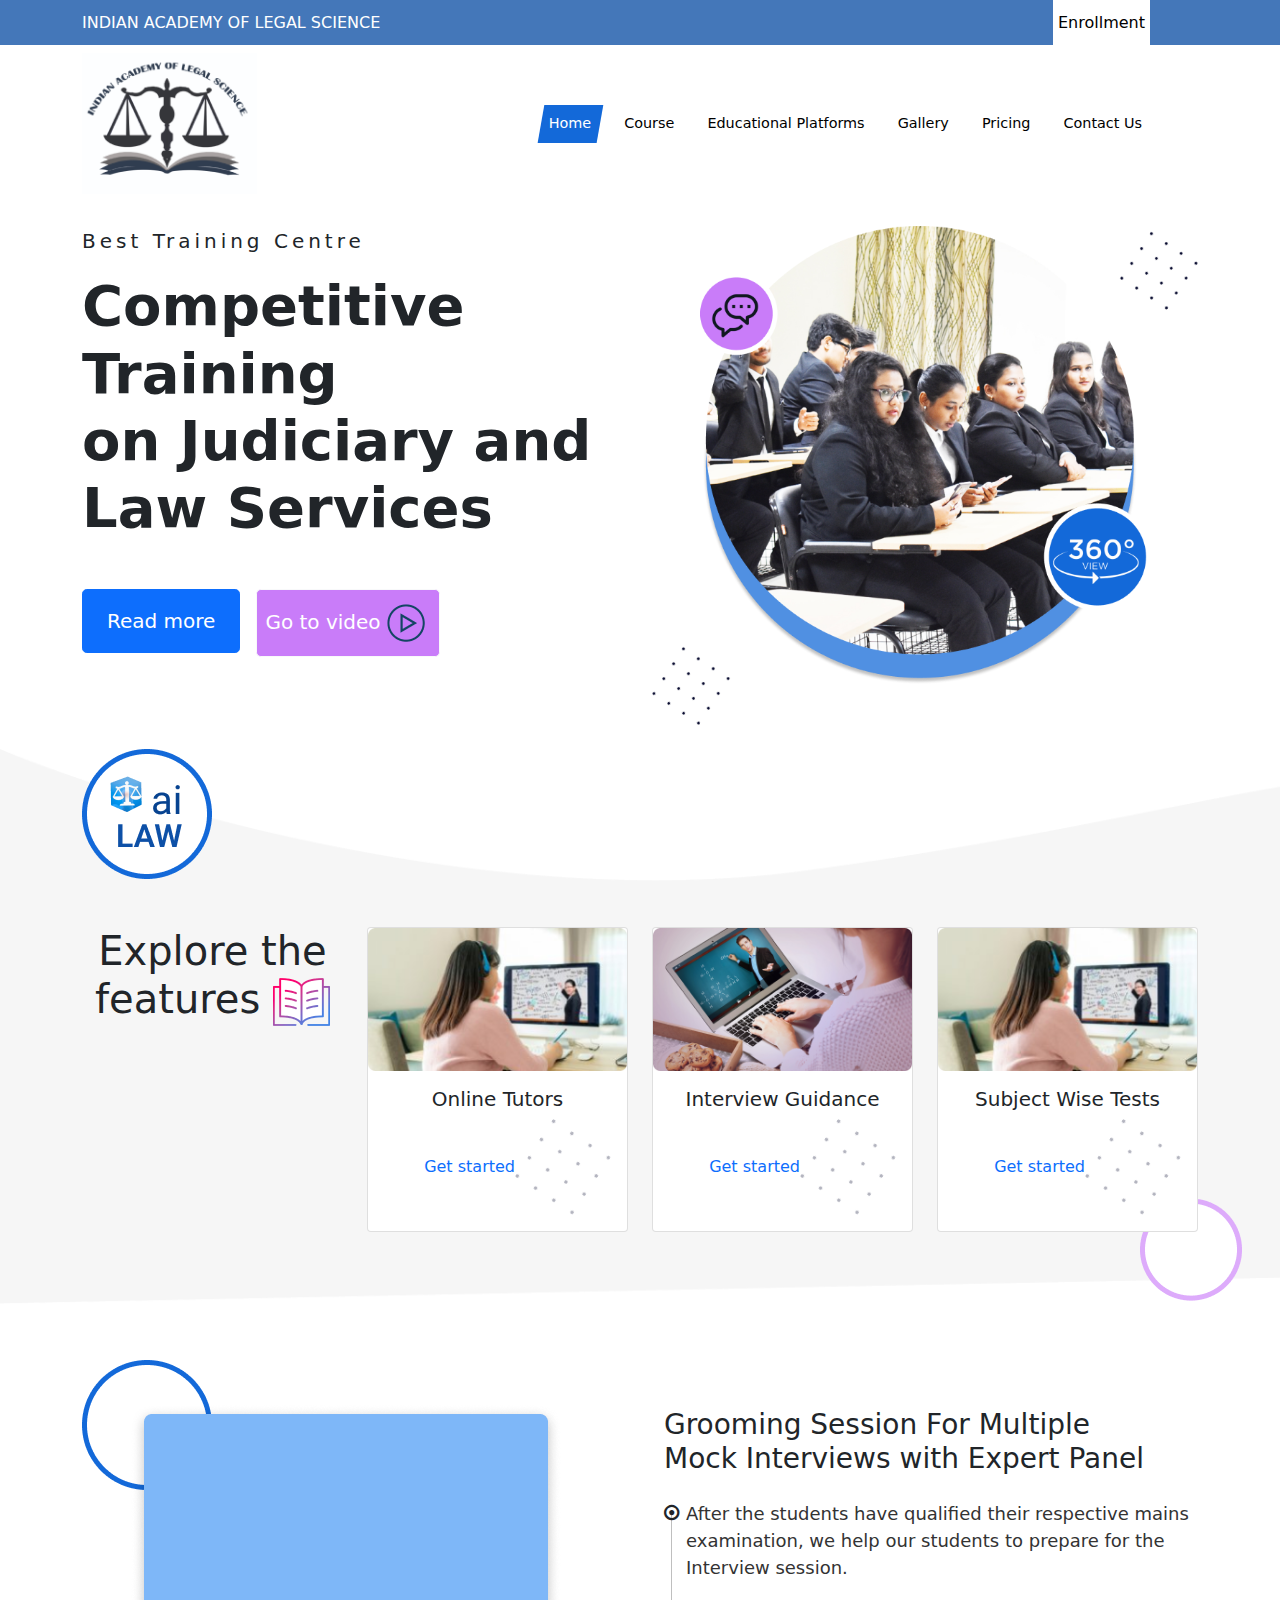
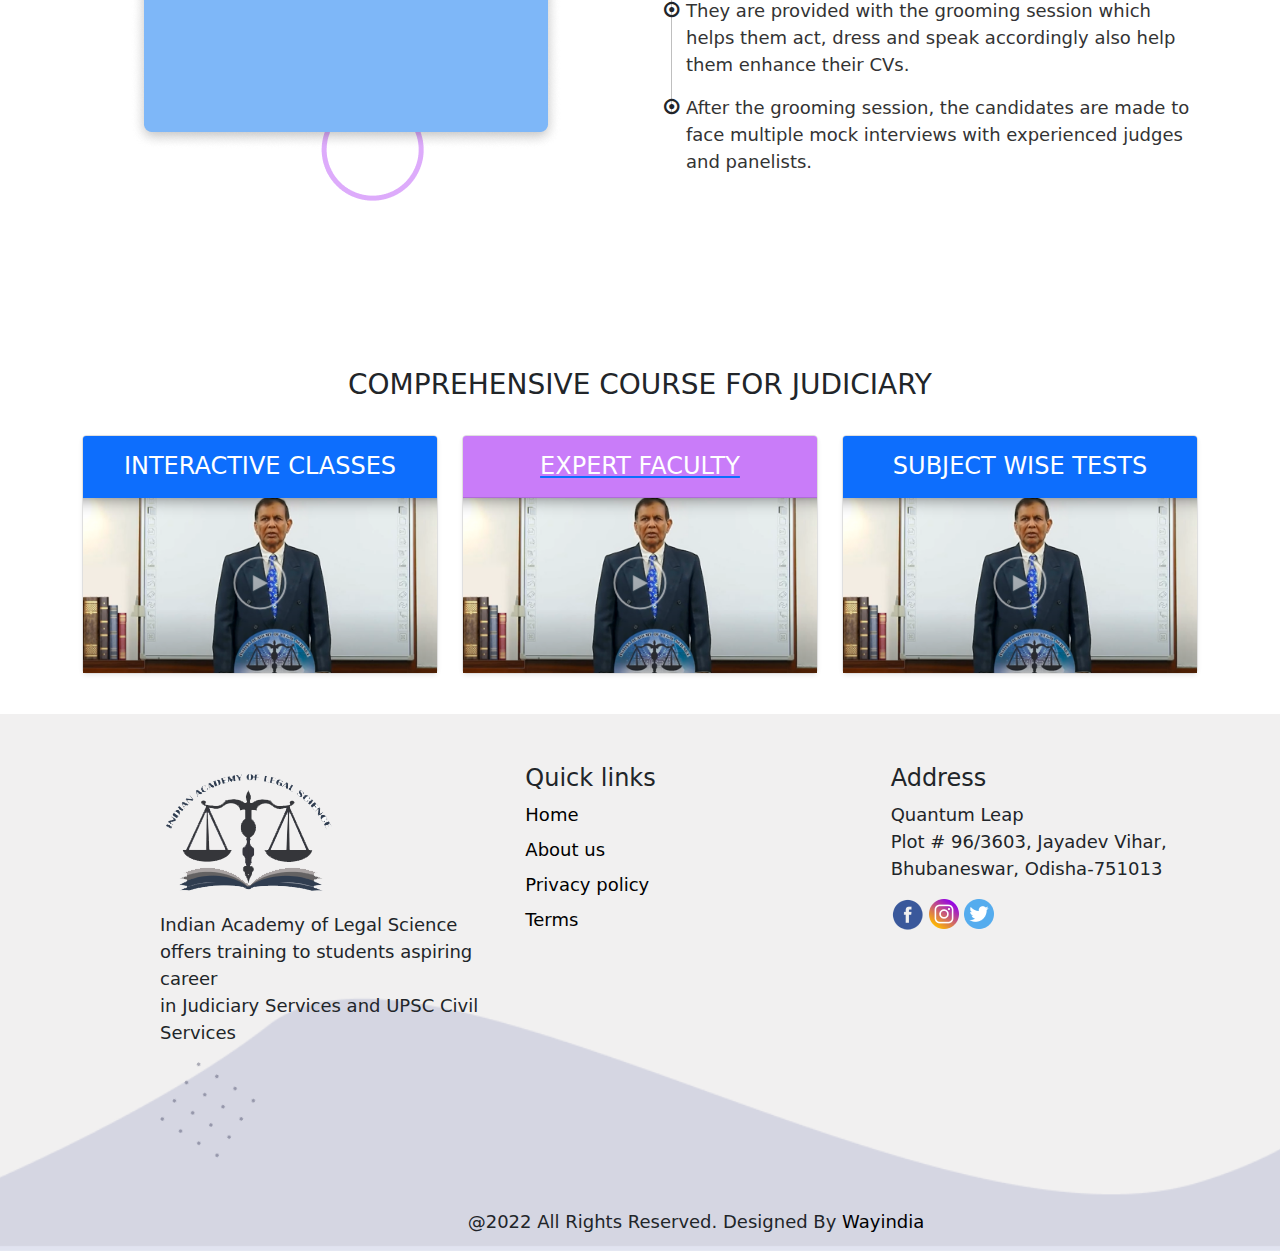
<file: index.html>
<!doctype html>
<html lang="en">

<head>
  <!-- Required meta tags -->
  <meta charset="utf-8">
  <meta name="viewport" content="width=device-width, initial-scale=1">

  <link href="style.css" rel="stylesheet">
  <!-- Bootstrap CSS -->
  <link href="bootstrap/bootstrap.css" rel="stylesheet">
  <!-- <link href="font-awesome/font-awesome.min.css" rel="stylesheet">-->
  <link href="https://stackpath.bootstrapcdn.com/font-awesome/4.7.0/css/font-awesome.min.css" rel="stylesheet">
  <link type="text/css" rel="stylesheet" href="css/lightgallery-bundle.min.css" />

  <title>INDIAN ACADEMY OF LEGAL SCIENCE</title>
  <link rel="icon" type="image/x-icon" href="/img/logo.png">
</head>

<body>
  <nav class=" bg-light" id="top_nav">
    <div class="container d-flex flex-wrap">
      <p class="nav me-auto" id="name">
        INDIAN ACADEMY OF LEGAL SCIENCE
      </p>
      <button type="button" class="enroll me-5" data-bs-toggle="modal" data-bs-target="#exampleModal">Enrollment</button>

<!-- Modal -->
<div class="modal fade" id="exampleModal" tabindex="-1" aria-labelledby="exampleModalLabel" aria-hidden="true">
  <div class="modal-dialog">
    <div class="modal-content">
      <div class="modal-header">
        <h5 class="modal-title" id="exampleModalLabel">Modal title</h5>
        <button type="button" class="btn-close" data-bs-dismiss="modal" aria-label="Close"></button>
      </div>
      <div class="modal-body">
        <form class="p-4  border rounded-3 bg-light" id="enroll_form">
          <h4>Register Now</h4>
          <div class="form-floating mb-3">
            <input type="email" class="form-control" id="floatingInput" placeholder="name@example.com">
            <label for="floatingInput">Name</label>
          </div>
          <div class="form-floating mb-3">
            <input type="email" class="form-control" id="floatingInput" placeholder="name@example.com">
            <label for="floatingInput">Email address</label>
          </div>
          <div class="form-floating mb-3">
            <label for="exampleInputPassword1" class="form-label">Password</label>
            <input type="password" class="form-control" id="exampleInputPassword1">
          </div>
          <div class="form-floating mb-3">
            <input type="email" class="form-control" id="floatingInput" placeholder="name@example.com">
            <label for="floatingInput">Contact No.</label>
          </div>
          <div class="checkbox mb-3">
            <label>
              <input type="checkbox" value="remember-me"> Remember me
            </label>
          </div>
          <button class="w-100 btn btn-lg btn-primary" type="submit">Submit</button>
          <hr class="my-4">
        </form>
      </div>
    </div>
  </div>
</div>

    </div>
  </nav>
  <header>
    <nav class="navbar navbar-expand-md navbar-white bg-white" aria-label="Third navbar example">
      <div class="container">
        <a href="index.html"> <img class="logo" src="img/logo.png"></a>
        <button class="navbar-toggler collapsed" type="button" data-bs-toggle="collapse"
          data-bs-target="#navbarsExample03" aria-controls="navbarsExample03" aria-expanded="false"
          aria-label="Toggle navigation">
          <svg xmlns="http://www.w3.org/2000/svg" width="50" height="50" fill="currentColor" class="bi bi-list"
            viewBox="0 0 16 16">
            <path fill-rule="evenodd"
              d="M2.5 12a.5.5 0 0 1 .5-.5h10a.5.5 0 0 1 0 1H3a.5.5 0 0 1-.5-.5zm0-4a.5.5 0 0 1 .5-.5h10a.5.5 0 0 1 0 1H3a.5.5 0 0 1-.5-.5zm0-4a.5.5 0 0 1 .5-.5h10a.5.5 0 0 1 0 1H3a.5.5 0 0 1-.5-.5z">
            </path>
          </svg>
        </button>

        <div class="navbar-collapse collapse" id="navbarsExample03">
          <ul class="navbar-nav ms-auto gap-5 px-5 main-menu" id="nav">
            <!--
            <li class="nav-item dropdown active">
               Example single danger button 
            <li class="nav-item dropdown">
              <a class="nav-link dropdown-toggle" href="index.html" id="dropdown04" data-bs-toggle="dropdown"
                aria-expanded="false">Course</a>
              <ul class="dropdown-menu" aria-labelledby="dropdown04">
                <li><a class="dropdown-item" href="link1.html">Action</a></li>
                <li><a class="dropdown-item" href="link2.html">Another action</a></li>
                <li><a class="dropdown-item" href="link3.html">Something else here</a></li>
              </ul>
            </li>
            </li>-->
            <li class="nav-item active">
              <a class="nav-link " aria-current="page" href="/">Home</a>
            </li>
            <li class="nav-item">
              <a class="nav-link " aria-current="page" href="course.html">Course</a>
            </li>
            <li class="nav-item">
              <a class="nav-link " aria-current="page" href="educational_platform.html">Educational Platforms</a>
            </li>
            <li class="nav-item">
              <a class="nav-link" aria-current="page" href="gallery.html">Gallery</a>
            </li>
            <li class="nav-item">
              <a class="nav-link " aria-current="page" href="pricing.html">Pricing</a>
            </li>
            <li class="nav-item">
              <a class="nav-link " aria-current="page" href="contact_us.html">Contact Us</a>
            </li>
          </ul>
        </div>
      </div>
    </nav>
  </header>
  <div class="container">
    <div class="row featurette py-4">
      <div class="col-md-6">
        <p class="lead">Best Training Centre</p>
        <h1 class="display-4 head fw-bold lh-1.3 mb-5" style="overflow: visible;">Competitive Training <br>on Judiciary
          and
          <br> Law Services
        </h1>
        <div class="d-grid gap-2 d-md-flex justify-content-md-start">
        <a href="course.html">  <button type="button" class="btn btn-primary btn-lg px-4 me-md-2 p-3">Read more</button></a>
        <a href="https://youtu.be/Oc5DA21BzWw" target="_blank">  <button type="button" class="btn  btn-light btn-lg p-2">Go to video<img src="img/icon1.png"></button></a>
          <!--<button type="button" class="btn btn-custom btn-lg px-4"></button>-->
        </div>
      </div>
      <div class="col-md-6" id="pic1">
        <img src="img/pic1.png" class="d-block mx-lg-auto img-fluid" alt="Bootstrap Themes">

      </div>
    </div>
  </div>

  <div class="container-fluid" id="explore">

    <div class="container">
      <img src="img/shape3.png" style="width: auto; height: auto;">
      <div class="row py-5 text-center">
        <div class="col-md-6 col-lg-3">
          <h1>Explore the<br>
            features <img src="img/book1.png"></h1>
        </div>
        <div class="col-md-6 col-lg-3  mb-3 mb-lg-0">
          <div class="card h-100">
            <img src="img/pic2.png" class="card-img-top" alt="...">
            <div class="card-body">
              <h5 class="card-title">Online Tutors</h5>
              <p class="card-text"><a href="tutor.html">Get started<img src="img/pic5.png"></a></p>
            </div>
          </div>
        </div>
        <div class="col-md-6 col-lg-3  mb-3 mb-md-0">
          <div class="card h-100 ">
            <img src="img/pic3.png" class="card-img-top" alt="...">
            <div class="card-body">
              <h5 class="card-title">Interview Guidance</h5>
              <p class="card-text"><a href="interview.html">Get started<img src="img/pic5.png"></a></p>
            </div>
          </div>
        </div>

        <div class="col-md-6 col-lg-3  mb-3 mb-md-0">
          <div class="card h-100">
            <img src="img/pic2.png" class="card-img-top" alt="...">
            <div class="card-body">
              <h5 class="card-title">Subject Wise Tests</h5>
              <p class="card-text"><a href="testseries.html">Get started<img src="img/pic5.png"></a></p>
            </div>
          </div>
        </div>
      </div>
    </div>
    <img id="elp" src="img/Ellipse 6.png">

  </div>
  <div class="container">
    <div class="row featurette img gx-5 py-2 mt-5">
      <div class="col-lg-6 order-md-2" id="groom">
        <h3 class="featurette-heading mt-5">Grooming Session For Multiple<br>
          Mock Interviews with Expert Panel</h3>
        <section>
          <div class="rt-container">
            <div class="col-rt-12 pt-3">

              <ul class="grooming-list mb-5">
                <li>
                  <i class="fa fa-dot-circle-o" aria-hidden="true"></i>
                  <p>After the students have qualified their respective mains examination,
                    we help our students to prepare for the Interview session.</p>
                </li>
                <li>
                  <i class="fa fa-dot-circle-o" aria-hidden="true"></i>
                  <p>They are provided with the grooming session which helps them act, 
                    dress and speak accordingly also help them enhance their CVs.</p>
                </li>
                <li>
                  <i class="fa fa-dot-circle-o" aria-hidden="true"></i>
                  <p>After the grooming session, the candidates are made to face multiple
                    mock interviews with experienced judges and panelists.</p>
                </li>
              </ul>

            </div>
          </div>
        </section>

      
      </div>

      <div class="col-lg-6 order-md-1">
        <!-- <img src="img/pic4.png" class="d-block mx-lg-auto img-fluid" alt="Bootstrap Themes" width="700" height="500" loading="lazy">-->

        <div class="iframe_img">
          <iframe id="iframe" src="https://www.youtube.com/embed/Oc5DA21BzWw" frameborder="0" allowfullscreen></iframe>
        </div>

      </div>
    </div>
  </div>
  <div class="container" id="judiciary">

    <div class="row">
      <img id="girl_img" src="img/girl.png">
      <h3 id="course">COMPREHENSIVE COURSE FOR JUDICIARY</h3>


    </div>
    <div class="row  mb-3 text-center" id="lightgallery">
      <a data-lg-size="1280-720" data-src="//www.youtube.com/embed/gYeKH_8MdMA"
        data-poster="img/vdo1pic.PNG" class="col-lg-4 position-relative">
        <div class="card video_card mb-4 rounded-3 shadow-sm">
          <div class="card-header py-3 text-white bg-primary border-primary">
            <h4 class="my-0 fw-normal">INTERACTIVE CLASSES </h4>
          </div>
          <div>
            <img class="img-responsive" width="100%" src="img/vdo1pic.PNG" />
            <div class="lg-video-play-button" style="top: 62%;">
              <svg viewBox="0 0 20 20" preserveAspectRatio="xMidYMid" focusable="false" aria-labelledby="Play video"
                role="img" class="lg-video-play-icon">
                <title>Play video</title>
                <polygon class="lg-video-play-icon-inner" points="1,0 20,10 1,20"></polygon>
              </svg>
              <svg class="lg-video-play-icon-bg" viewBox="0 0 50 50" focusable="false">
                <circle cx="50%" cy="50%" r="20"></circle>
              </svg>
              <svg class="lg-video-play-icon-circle" viewBox="0 0 50 50" focusable="false">
                <circle cx="50%" cy="50%" r="20"></circle>
              </svg>
            </div>
          </div>
        </div>
      </a>
      <a data-lg-size="1280-720" data-src="//www.youtube.com/embed/gYeKH_8MdMA"
        data-poster="img/vdo1pic.PNG" class="col-lg-4 position-relative">
        <div class="card video_card mb-4 rounded-3 shadow-sm">
          <div class="card-header py-3 text-white  bg-danger ">
            <h4 class="my-0 fw-normal">EXPERT FACULTY</h4>
          </div>
          <div>
            <img class="img-responsive" width="100%" src="img/vdo1pic.PNG" />
            <div class="lg-video-play-button" style="top: 62%;">
              <svg viewBox="0 0 20 20" preserveAspectRatio="xMidYMid" focusable="false" aria-labelledby="Play video"
                role="img" class="lg-video-play-icon">
                <title>Play video</title>
                <polygon class="lg-video-play-icon-inner" points="1,0 20,10 1,20"></polygon>
              </svg>
              <svg class="lg-video-play-icon-bg" viewBox="0 0 50 50" focusable="false">
                <circle cx="50%" cy="50%" r="20"></circle>
              </svg>
              <svg class="lg-video-play-icon-circle" viewBox="0 0 50 50" focusable="false">
                <circle cx="50%" cy="50%" r="20"></circle>
              </svg>
            </div>
          </div>
        </div>
      </a>
      <a data-lg-size="1280-720" data-src="//www.youtube.com/embed/gYeKH_8MdMA"
        data-poster="img/vdo1pic.PNG" class="col-lg-4 position-relative">
        <div class="card video_card mb-4 rounded-3 shadow-sm">
          <div class="card-header py-3 text-white bg-primary border-primary">
            <h4 class="my-0 fw-normal">SUBJECT WISE TESTS </h4>
          </div>
          <div>
            <img class="img-responsive" width="100%" src="img/vdo1pic.PNG" />
            <div class="lg-video-play-button" style="top: 62%;">
              <svg viewBox="0 0 20 20" preserveAspectRatio="xMidYMid" focusable="false" aria-labelledby="Play video"
                role="img" class="lg-video-play-icon">
                <title>Play video</title>
                <polygon class="lg-video-play-icon-inner" points="1,0 20,10 1,20"></polygon>
              </svg>
              <svg class="lg-video-play-icon-bg" viewBox="0 0 50 50" focusable="false">
                <circle cx="50%" cy="50%" r="20"></circle>
              </svg>
              <svg class="lg-video-play-icon-circle" viewBox="0 0 50 50" focusable="false">
                <circle cx="50%" cy="50%" r="20"></circle>
              </svg>
            </div>
          </div>
        </div>
      </a>
    </div>
  </div>

  <div class="footer">

    <div class="row px-5 box" id="footer">
      <div class="col-md-4 footer_box">
        <img src="img/logo1.png">
        <p>Indian Academy of Legal Science<br>
          offers training to students aspiring career<br> in Judiciary Services and UPSC Civil Services </p>
        <img src="img/pic5.png">
      </div>
      <div class="col-md-4 footer_box">
        <h4>Quick links</h4>
        <ul class="list-unstyled">
          <li class="mb-2"><a href="/">Home</a></li>
          <li class="mb-2"><a href="/">About us</a></li>
          <li class="mb-2"><a href="/">Privacy policy</a></li>
          <li class="mb-2"><a href="/">Terms</a></li>
        </ul>
      </div>
      <div class="col-md-4 footer_box">
        <h4>Address</h4>
        <p>Quantum Leap<br>
          Plot # 96/3603,
          Jayadev Vihar,<br>
          Bhubaneswar,
          Odisha-751013
        </p>

        <img src="img/fb.png">

        <img src="img/insta.png">

        <img src="img/twit.png">

      </div>
    </div>
    <div class="row px-5 box text-center" id="footer_end">
      <p>@2022 All Rights Reserved. Designed By<a href="https://www.wayindia.com/"> Wayindia</a></p>
    </div>
  </div>



  <!-- Option 1: Bootstrap Bundle with Popper -->
  <script src="bootstrap/bootstrap.js"></script>
  <script src="js/jquery.min.js"></script>
  <script src="js/lightgallery.min.js"></script>

  <!-- lightgallery plugins -->
  <!-- <script src="js/lg-thumbnail.min.js"></script> -->
  <script src="js/lg-video.min.js"></script>

  <script type="text/javascript">
    $(function () {
      lightGallery(document.getElementById('lightgallery'), {
        plugins: [lgVideo],
        speed: 500,
      });

    })
  </script>
</body>

</html>
</file>
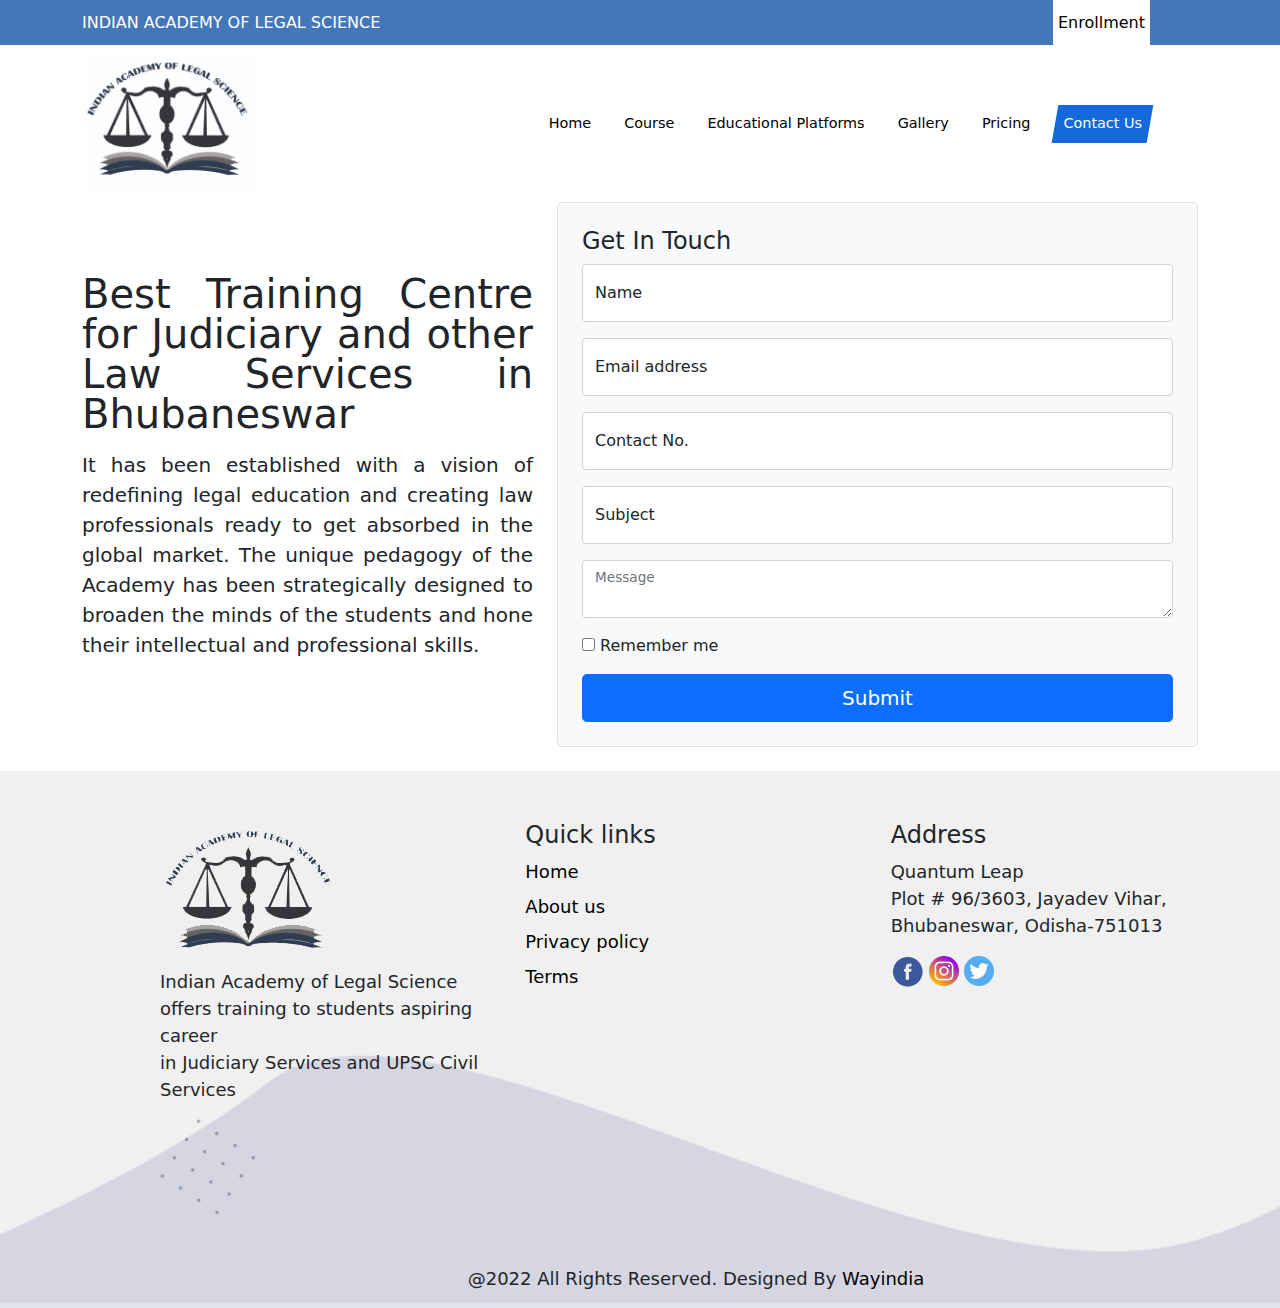
<file: contact_us.html>
<!doctype html>
<html lang="en">

<head>
  <!-- Required meta tags -->
  <meta charset="utf-8">
  <meta name="viewport" content="width=device-width, initial-scale=1">

  <link href="style.css" rel="stylesheet">
  <!-- Bootstrap CSS -->
  <link href="bootstrap/bootstrap.css" rel="stylesheet">
  <!-- <link href="font-awesome/font-awesome.min.css" rel="stylesheet">-->
  <link href="https://stackpath.bootstrapcdn.com/font-awesome/4.7.0/css/font-awesome.min.css" rel="stylesheet">
  <link type="text/css" rel="stylesheet" href="css/lightgallery-bundle.min.css" />

  <title>INDIAN ACADEMY OF LEGAL SCIENCE</title>
  <link rel="icon" type="image/x-icon" href="/img/logo.png">
</head>

<body>
  <nav class=" bg-light" id="top_nav">
    <div class="container d-flex flex-wrap">
      <p class="nav me-auto" id="name">
        INDIAN ACADEMY OF LEGAL SCIENCE
      </p>
      <button type="button" class="enroll me-5">Enrollment</button>

    </div>
  </nav>
  <header>
    <nav class="navbar navbar-expand-md navbar-white bg-white" aria-label="Third navbar example">
      <div class="container">
        <a href="index.html"> <img class="logo" src="img/logo.png"></a>
        <button class="navbar-toggler collapsed" type="button" data-bs-toggle="collapse"
          data-bs-target="#navbarsExample03" aria-controls="navbarsExample03" aria-expanded="false"
          aria-label="Toggle navigation">
          <svg xmlns="http://www.w3.org/2000/svg" width="50" height="50" fill="currentColor" class="bi bi-list"
            viewBox="0 0 16 16">
            <path fill-rule="evenodd"
              d="M2.5 12a.5.5 0 0 1 .5-.5h10a.5.5 0 0 1 0 1H3a.5.5 0 0 1-.5-.5zm0-4a.5.5 0 0 1 .5-.5h10a.5.5 0 0 1 0 1H3a.5.5 0 0 1-.5-.5zm0-4a.5.5 0 0 1 .5-.5h10a.5.5 0 0 1 0 1H3a.5.5 0 0 1-.5-.5z">
            </path>
          </svg>
        </button>

        <div class="navbar-collapse collapse" id="navbarsExample03">
          <ul class="navbar-nav ms-auto gap-5 px-5 main-menu" id="nav">

            <li class="nav-item">
              <a class="nav-link " aria-current="page" href="index.html">Home</a>
            </li>
            <li class="nav-item">
              <a class="nav-link " aria-current="page" href="course.html">Course</a>
            </li>
            <li class="nav-item">
              <a class="nav-link " aria-current="page" href="educational_platform.html">Educational Platforms</a>
            </li>
            <li class="nav-item">
              <a class="nav-link" aria-current="page" href="gallery.html">Gallery</a>
            </li>
            <li class="nav-item">
              <a class="nav-link " aria-current="page" href="pricing.html">Pricing</a>
            </li>
            <li class="nav-item active">
              <a class="nav-link " aria-current="page" href="contact_us.html">Contact Us</a>
            </li>
          </ul>
        </div>
      </div>
    </nav>
  </header>
  <div class="container mb-4">
    <div class="row align-items-center">
      <div class="col-md-5" id="contact">
        <h1 class="text_content lh-1 mb-3">Best Training Centre for Judiciary and other Law Services in Bhubaneswar</h1>
        <p class="text_content col-md-12 fs-5">It has been established with a vision of redefining legal education and creating law professionals ready to get absorbed in the global market. The unique pedagogy of the Academy has been strategically designed to broaden the minds of the students and hone their intellectual and professional skills.</p>
      </div>
      <div class="col-md-7 ">
        <form class="p-4  border rounded-3 bg-light" id="contact">
          <h4>Get In Touch</h4>
          <div class="form-floating mb-3">
            <input type="email" class="form-control" id="floatingInput" placeholder="name@example.com">
            <label for="floatingInput">Name</label>
          </div>
          <div class="form-floating mb-3">
            <input type="email" class="form-control" id="floatingInput" placeholder="name@example.com">
            <label for="floatingInput">Email address</label>
          </div>
          <div class="form-floating mb-3">
            <input type="email" class="form-control" id="floatingInput" placeholder="name@example.com">
            <label for="floatingInput">Contact No.</label>
          </div>
          <div class="form-floating mb-3">
            <input type="email" class="form-control" id="floatingInput" placeholder="name@example.com">
            <label for="floatingInput">Subject</label>
          </div>
          <div class="form-floating mb-3">
            <textarea class="form-control" id="exampleFormControlTextarea1" rows="3"></textarea>
            <label for="exampleFormControlTextarea1"  class="form-label">Message</label>
          </div>
          <div class="checkbox mb-3">
            <label>
              <input type="checkbox" value="remember-me"> Remember me
            </label>
          </div>
          <button class="w-100 btn btn-lg btn-primary" type="submit">Submit</button>
          
        </form>
      </div>
    </div>
  </div>

  </a>
</div>
  <div class="footer">

    <div class="row px-5 box" id="footer">
      <div class="col-md-4 footer_box">
        <img src="img/logo1.png">
        <p>Indian Academy of Legal Science<br>
          offers training to students aspiring career<br> in Judiciary Services and UPSC Civil Services </p>
        <img src="img/pic5.png">
      </div>
      <div class="col-md-4 footer_box">
        <h4>Quick links</h4>
        <ul class="list-unstyled">
          <li class="mb-2"><a href="/">Home</a></li>
          <li class="mb-2"><a href="/">About us</a></li>
          <li class="mb-2"><a href="/">Privacy policy</a></li>
          <li class="mb-2"><a href="/">Terms</a></li>
        </ul>
      </div>
      <div class="col-md-4 footer_box">
        <h4>Address</h4>
        <p>Quantum Leap<br>
          Plot # 96/3603,
          Jayadev Vihar,<br>
          Bhubaneswar,
          Odisha-751013
        </p>

        <img src="img/fb.png">

        <img src="img/insta.png">

        <img src="img/twit.png">

      </div>
    </div>
    <div class="row px-5 box text-center" id="footer_end">
      <p>@2022 All Rights Reserved. Designed By<a href="https://www.wayindia.com/"> Wayindia</a></p>
    </div>
  </div>



  <!-- Option 1: Bootstrap Bundle with Popper -->
  <script src="bootstrap/bootstrap.js"></script>
  <script src="js/jquery.min.js"></script>
  <script src="js/lightgallery.min.js"></script>

  <!-- lightgallery plugins -->
  <!-- <script src="js/lg-thumbnail.min.js"></script> -->
  <script src="js/lg-video.min.js"></script>
<!--gallery script-->

  <script type="text/javascript">
    $(function () {
      lightGallery(document.getElementById('lightgallery'), {
        plugins: [lgVideo],
        speed: 500,
      });

    })
  </script>
</body>

</html>
</file>
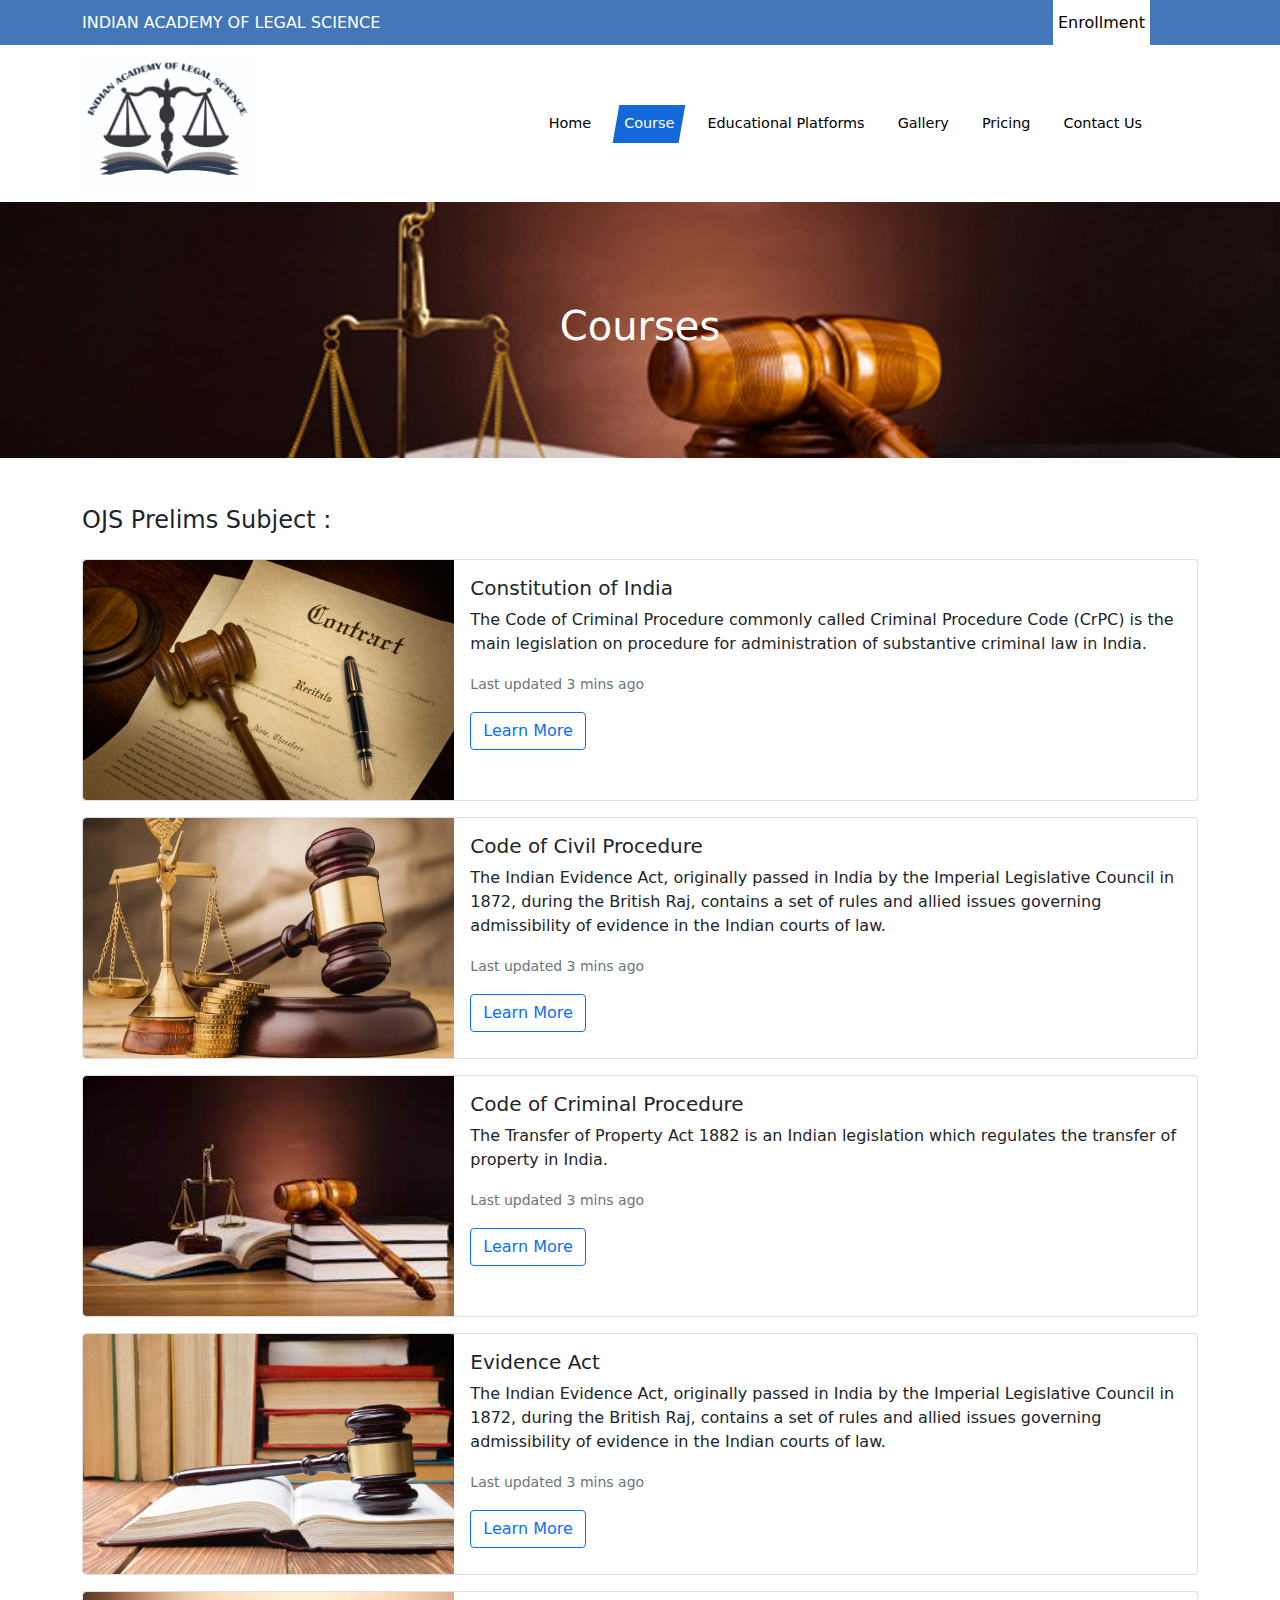
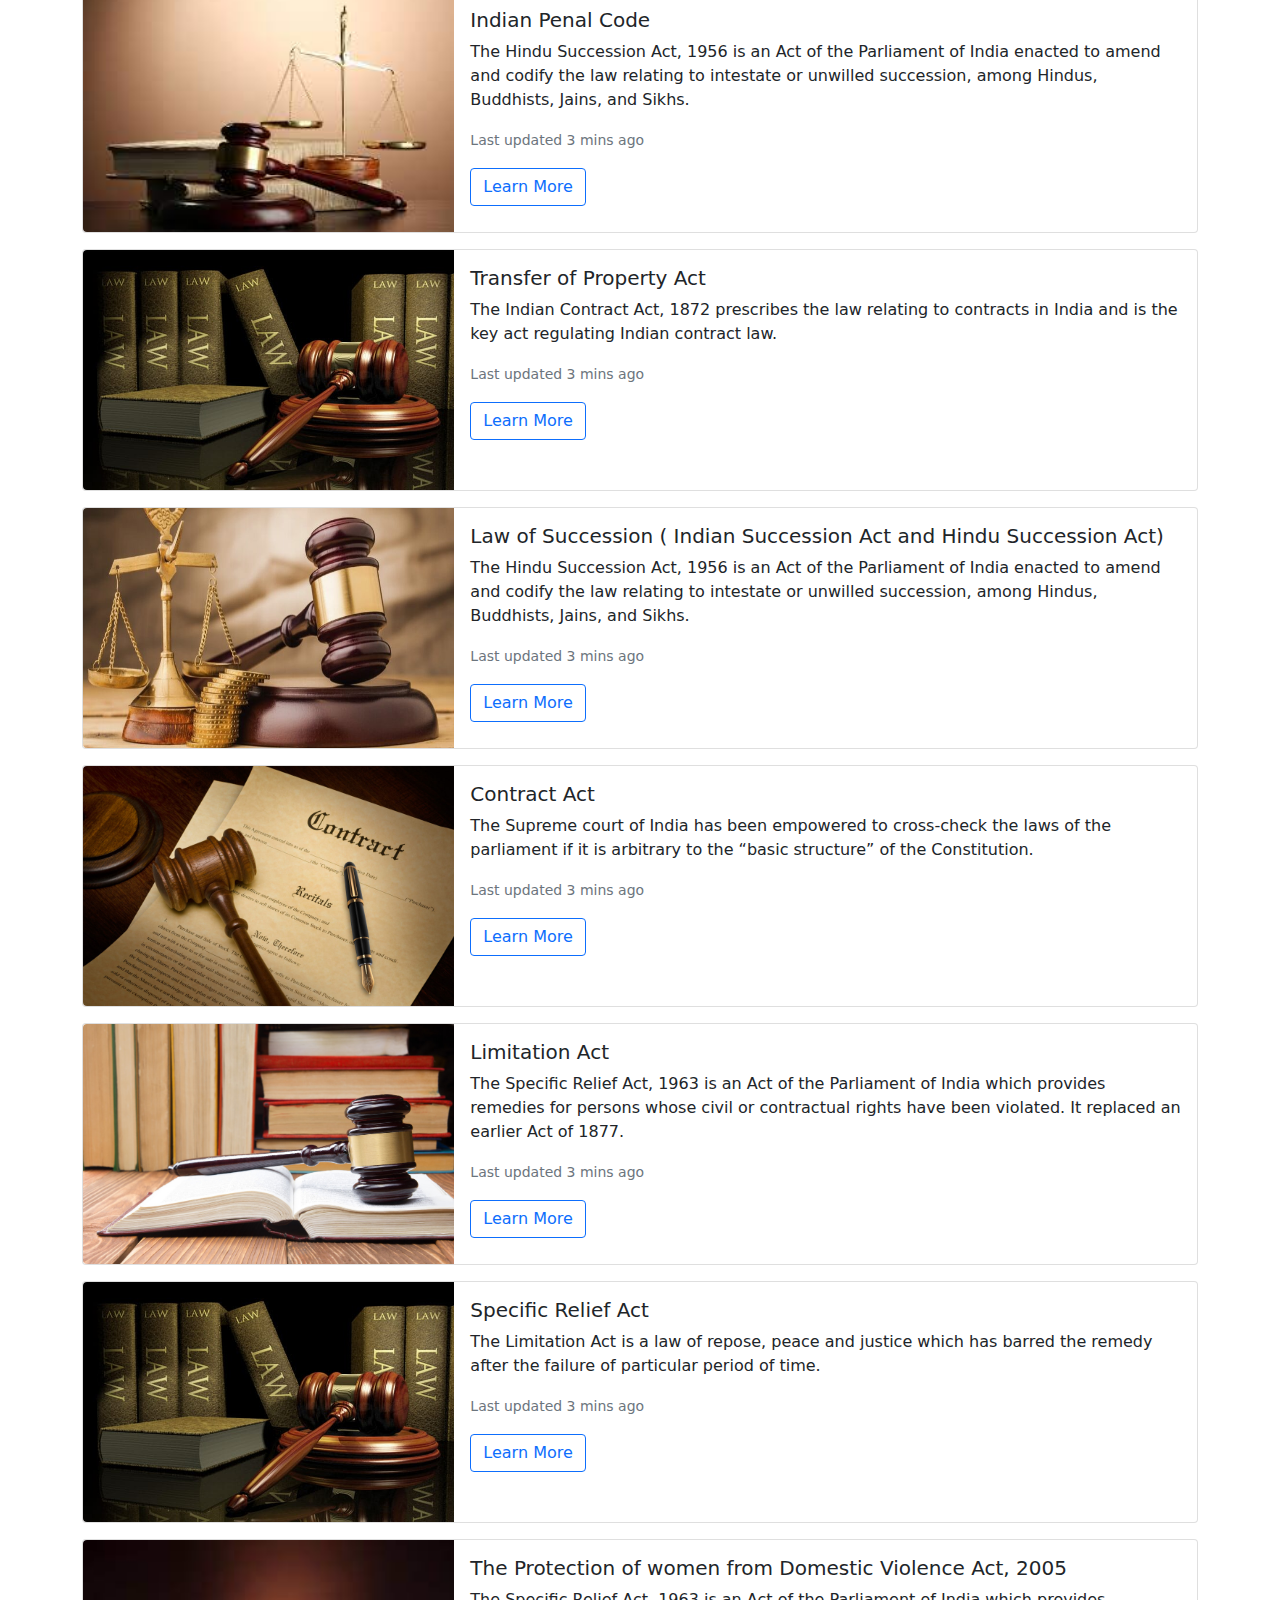
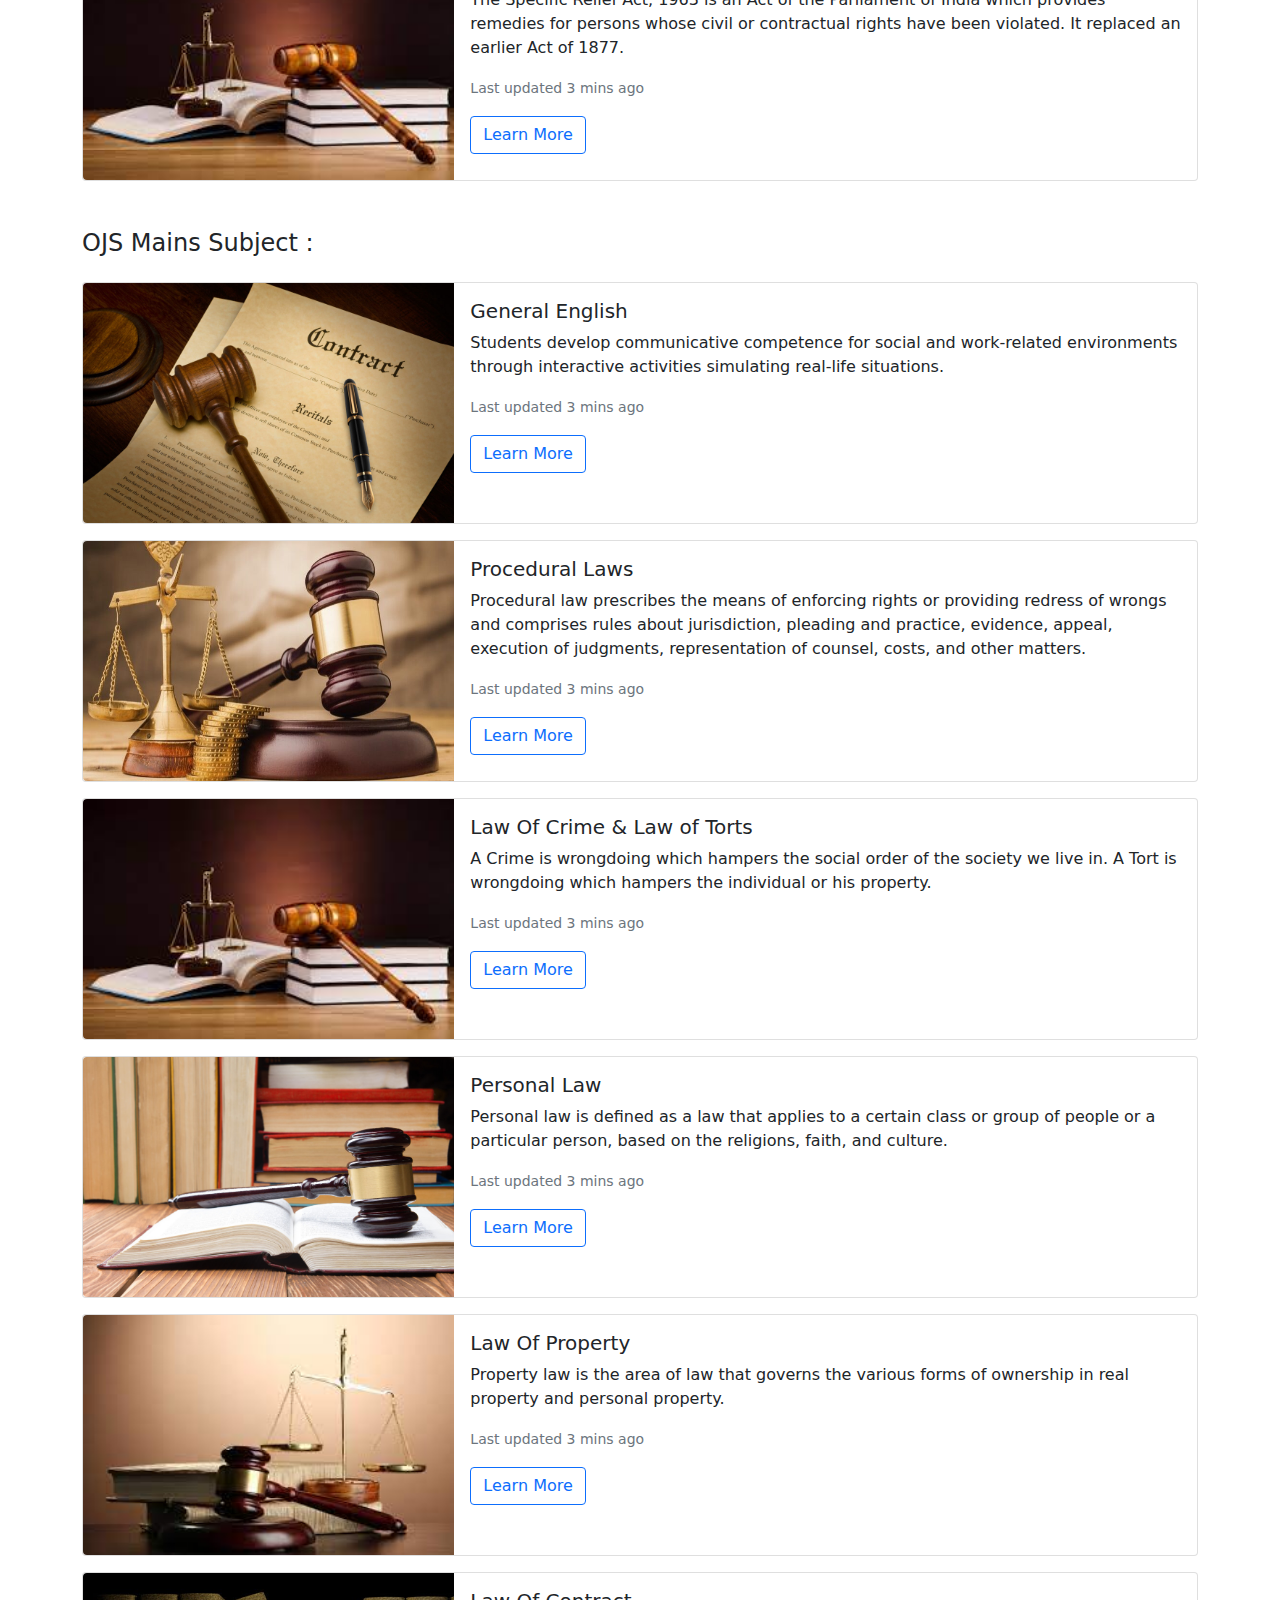
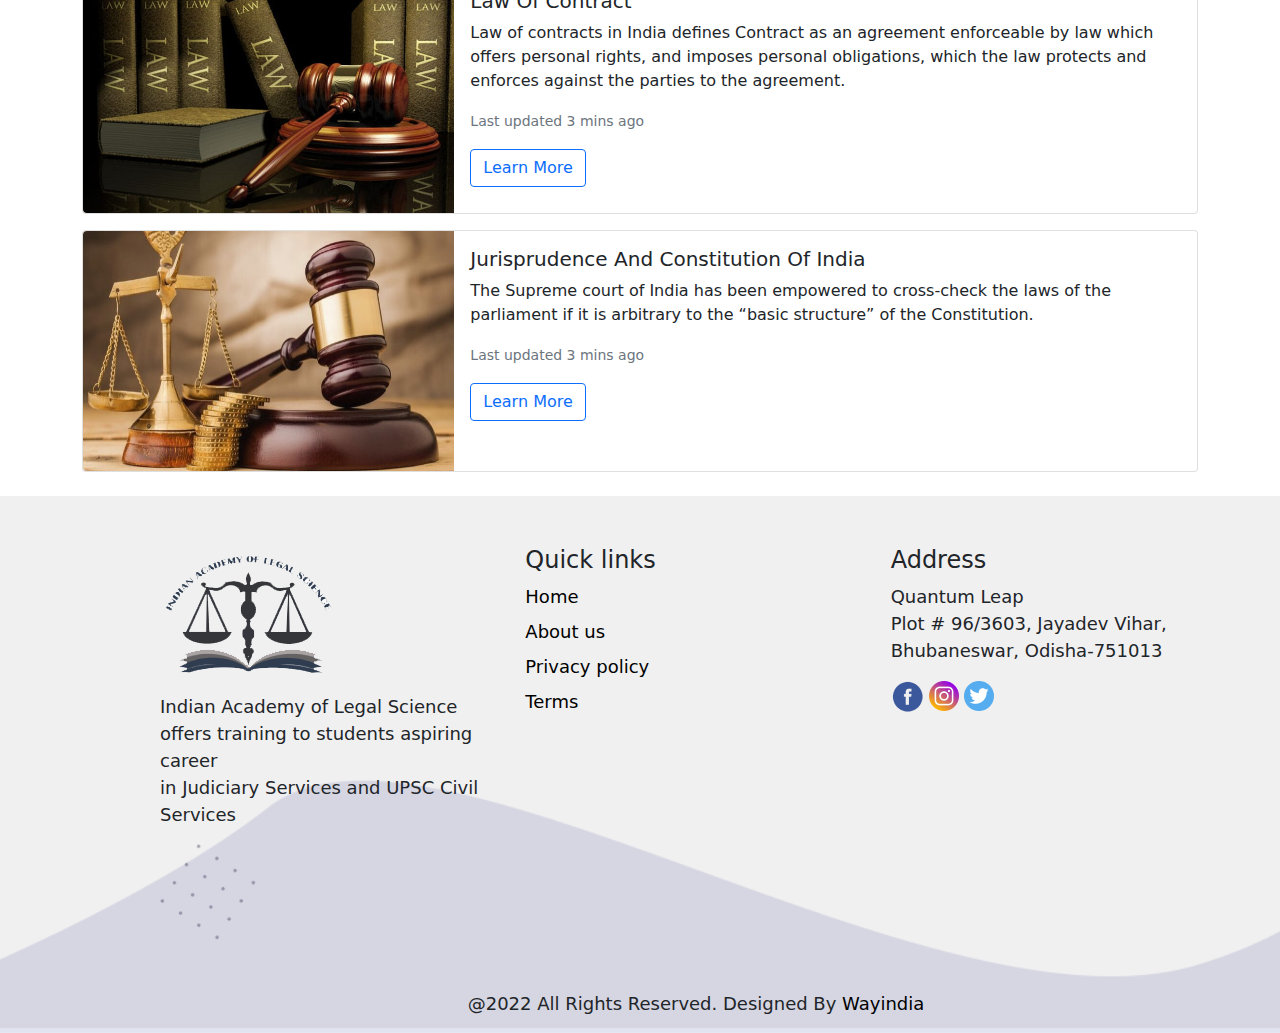
<file: course.html>
<!doctype html>
<html lang="en">

<head>
  <!-- Required meta tags -->
  <meta charset="utf-8">
  <meta name="viewport" content="width=device-width, initial-scale=1">

  <link href="style.css" rel="stylesheet">
  <!-- Bootstrap CSS -->
  <link href="bootstrap/bootstrap.css" rel="stylesheet">
  <!-- <link href="font-awesome/font-awesome.min.css" rel="stylesheet">-->
  <link href="https://stackpath.bootstrapcdn.com/font-awesome/4.7.0/css/font-awesome.min.css" rel="stylesheet">
  <link type="text/css" rel="stylesheet" href="css/lightgallery-bundle.min.css" />

  <title>INDIAN ACADEMY OF LEGAL SCIENCE</title>
  <link rel="icon" type="image/x-icon" href="/img/logo.png">
</head>

<body>
  <nav class=" bg-light" id="top_nav">
    <div class="container d-flex flex-wrap">
      <p class="nav me-auto" id="name">
        INDIAN ACADEMY OF LEGAL SCIENCE
      </p>
      <button type="button" class="enroll me-5">Enrollment</button>

    </div>
  </nav>
  <header>
    <nav class="navbar navbar-expand-md navbar-white bg-white" aria-label="Third navbar example">
      <div class="container">
        <a href="index.html"> <img class="logo" src="img/logo.png"></a>
        <button class="navbar-toggler collapsed" type="button" data-bs-toggle="collapse"
          data-bs-target="#navbarsExample03" aria-controls="navbarsExample03" aria-expanded="false"
          aria-label="Toggle navigation">
          <svg xmlns="http://www.w3.org/2000/svg" width="50" height="50" fill="currentColor" class="bi bi-list"
            viewBox="0 0 16 16">
            <path fill-rule="evenodd"
              d="M2.5 12a.5.5 0 0 1 .5-.5h10a.5.5 0 0 1 0 1H3a.5.5 0 0 1-.5-.5zm0-4a.5.5 0 0 1 .5-.5h10a.5.5 0 0 1 0 1H3a.5.5 0 0 1-.5-.5zm0-4a.5.5 0 0 1 .5-.5h10a.5.5 0 0 1 0 1H3a.5.5 0 0 1-.5-.5z">
            </path>
          </svg>
        </button>

        <div class="navbar-collapse collapse" id="navbarsExample03">
          <ul class="navbar-nav ms-auto gap-5 px-5 main-menu" id="nav">

            <li class="nav-item">
                <a class="nav-link " aria-current="page" href="index.html">Home</a>
              </li>
            <li class="nav-item active">
                <a class="nav-link " aria-current="page" href="/">Course</a>
              </li>
            <li class="nav-item">
              <a class="nav-link " aria-current="page" href="educational_platform.html">Educational Platforms</a>
            </li>
            <li class="nav-item">
              <a class="nav-link" aria-current="page" href="gallery.html">Gallery</a>
            </li>
            <li class="nav-item">
              <a class="nav-link " aria-current="page" href="pricing.html">Pricing</a>
            </li>
            <li class="nav-item">
              <a class="nav-link " aria-current="page" href="contact_us.html">Contact Us</a>
            </li>
          </ul>
        </div>
      </div>
    </nav>
  </header>
<div class="main_course text-center">
 <h1>Courses</h1>
</div>
<div class="container">
  <div class="row mt-5">
    <h4>OJS Prelims Subject :</h4>
    </div>
    <div class="card course_card  mt-3">
        <div class="row g-0">
          <div class="col-md-4">
            <img src="img/c1.jpg" class="img-fluid rounded-start" id="course_img">
          </div>
          <div class="col-md-8">
            <div class="card-body">
              <h5 class="card-title">Constitution of India</h5>
              <p class="card-text">The Code of Criminal Procedure commonly called Criminal Procedure Code (CrPC) is the main legislation on procedure for administration of substantive criminal law in India.</p>
              <p class="card-text"><small class="text-muted">Last updated 3 mins ago</small></p>
              <a href="#" class="btn btn-outline-primary">Learn More</a>
            </div>
          </div>
        </div>
      </div>
      <div class="card course_card mt-3">
        <div class="row g-0">
          <div class="col-md-4">
            <img src="img/c2.jpg" class="img-fluid rounded-start" id="course_img">
          </div>
          <div class="col-md-8">
            <div class="card-body">
              <h5 class="card-title">Code of Civil Procedure</h5>
              <p class="card-text">The Indian Evidence Act, originally passed in India by the Imperial Legislative Council in 1872, during the British Raj, contains a set of rules and allied issues governing admissibility of evidence in the Indian courts of law.</p>
              <p class="card-text"><small class="text-muted">Last updated 3 mins ago</small></p>
              <a href="#" class="btn btn-outline-primary">Learn More</a>
            </div>
          </div>
        </div>
      </div>
      <div class="card course_card mt-3">
        <div class="row g-0">
          <div class="col-md-4">
            <img src="img/c3.jpg" class="img-fluid rounded-start" id="course_img">
          </div>
          <div class="col-md-8">
            <div class="card-body">
              <h5 class="card-title">Code of Criminal Procedure</h5>
              <p class="card-text">The Transfer of Property Act 1882 is an Indian legislation which regulates the transfer of property in India. </p>
              <p class="card-text"><small class="text-muted">Last updated 3 mins ago</small></p>
              <a href="#" class="btn btn-outline-primary">Learn More</a>
            </div>
          </div>
        </div>
      </div>
      <div class="card course_card mt-3">
        <div class="row g-0">
          <div class="col-md-4">
            <img src="img/c4.jpg" class="img-fluid rounded-start" id="course_img">
          </div>
          <div class="col-md-8">
            <div class="card-body">
              <h5 class="card-title">Evidence Act</h5>
              <p class="card-text">The Indian Evidence Act, originally passed in India by the Imperial Legislative Council in 1872, during the British Raj, contains a set of rules and allied issues governing admissibility of evidence in the Indian courts of law.</p>
              <p class="card-text"><small class="text-muted">Last updated 3 mins ago</small></p>
              <a href="#" class="btn btn-outline-primary">Learn More</a>
            </div>
          </div>
        </div>
      </div>
      <div class="card course_card mt-3">
        <div class="row g-0">
          <div class="col-md-4">
            <img src="img/c5.jpg" class="img-fluid rounded-start" id="course_img">
          </div>
          <div class="col-md-8">
            <div class="card-body">
              <h5 class="card-title">Indian Penal Code</h5>
              <p class="card-text">The Hindu Succession Act, 1956 is an Act of the Parliament of India enacted to amend and codify the law relating to intestate or unwilled succession, among Hindus, Buddhists, Jains, and Sikhs.</p>
              <p class="card-text"><small class="text-muted">Last updated 3 mins ago</small></p>
              <a href="#" class="btn btn-outline-primary">Learn More</a>
            </div>
          </div>
        </div>
      </div>
      <div class="card course_card mt-3">
        <div class="row g-0">
          <div class="col-md-4">
            <img src="img/c6.jpg" class="img-fluid rounded-start" id="course_img">
          </div>
          <div class="col-md-8">
            <div class="card-body">
              <h5 class="card-title">Transfer of Property Act</h5>
              <p class="card-text">The Indian Contract Act, 1872 prescribes the law relating to contracts in India and is the key act regulating Indian contract law. </p>
              <p class="card-text"><small class="text-muted">Last updated 3 mins ago</small></p>
              <a href="#" class="btn btn-outline-primary">Learn More</a>
            </div>
          </div>
        </div>
      </div>
      <div class="card course_card mt-3">
        <div class="row g-0">
          <div class="col-md-4">
            <img src="img/c2.jpg" class="img-fluid rounded-start" id="course_img">
          </div>
          <div class="col-md-8">
            <div class="card-body">
              <h5 class="card-title">Law of Succession ( Indian Succession Act and Hindu Succession Act)</h5>
              <p class="card-text">The Hindu Succession Act, 1956 is an Act of the Parliament of India enacted to amend and codify the law relating to intestate or unwilled succession, among Hindus, Buddhists, Jains, and Sikhs.</p>
              <p class="card-text"><small class="text-muted">Last updated 3 mins ago</small></p>
              <a href="#" class="btn btn-outline-primary">Learn More</a>
            </div>
          </div>
        </div>
      </div>
      <div class="card course_card mt-3">
        <div class="row g-0">
          <div class="col-md-4">
            <img src="img/c1.jpg" class="img-fluid rounded-start" id="course_img">
          </div>
          <div class="col-md-8">
            <div class="card-body">
              <h5 class="card-title">Contract Act</h5>
              <p class="card-text">The Supreme court of India has been empowered to cross-check the laws of the parliament if it is arbitrary to the “basic structure” of the Constitution. </p>
              <p class="card-text"><small class="text-muted">Last updated 3 mins ago</small></p>
              <a href="#" class="btn btn-outline-primary">Learn More</a>
            </div>
          </div>
        </div>
      </div>
      <div class="card course_card mt-3">
        <div class="row g-0">
          <div class="col-md-4">
            <img src="img/c4.jpg" class="img-fluid rounded-start" id="course_img">
          </div>
          <div class="col-md-8">
            <div class="card-body">
              <h5 class="card-title">Limitation Act</h5>
              <p class="card-text">The Specific Relief Act, 1963 is an Act of the Parliament of India which provides remedies for persons whose civil or contractual rights have been violated. It replaced an earlier Act of 1877.</p>
              <p class="card-text"><small class="text-muted">Last updated 3 mins ago</small></p>
              <a href="#" class="btn btn-outline-primary">Learn More</a>
            </div>
          </div>
        </div>
      </div>
      <div class="card course_card mt-3">
        <div class="row g-0">
          <div class="col-md-4">
            <img src="img/c6.jpg" class="img-fluid rounded-start" id="course_img">
          </div>
          <div class="col-md-8">
            <div class="card-body">
              <h5 class="card-title">Specific Relief Act</h5>
              <p class="card-text">The Limitation Act is a law of repose, peace and justice which has barred the remedy after the failure of particular period of time.</p>
              <p class="card-text"><small class="text-muted">Last updated 3 mins ago</small></p>
              <a href="#" class="btn btn-outline-primary">Learn More</a>
            </div>
          </div>
        </div>
      </div>
      <div class="card course_card mb-4  mt-3">
        <div class="row g-0">
          <div class="col-md-4">
            <img src="img/c3.jpg" class="img-fluid rounded-start" id="course_img">
          </div>
          <div class="col-md-8">
            <div class="card-body">
              <h5 class="card-title">The Protection of women from Domestic Violence Act, 2005</h5>
              <p class="card-text">The Specific Relief Act, 1963 is an Act of the Parliament of India which provides remedies for persons whose civil or contractual rights have been violated. It replaced an earlier Act of 1877.</p>
              <p class="card-text"><small class="text-muted">Last updated 3 mins ago</small></p>
              <a href="#" class="btn btn-outline-primary">Learn More</a>
            </div>
          </div>
        </div>
      </div>
 </div>
 <div class="container">
  <div class="row mt-5">
    <h4>OJS Mains  Subject :</h4>
    </div>
    <div class="card course_card  mt-3">
        <div class="row g-0">
          <div class="col-md-4">
            <img src="img/c1.jpg" class="img-fluid rounded-start" id="course_img">
          </div>
          <div class="col-md-8">
            <div class="card-body">
              <h5 class="card-title">General English</h5>
              <p class="card-text">Students develop communicative competence for social and work-related environments through interactive activities simulating real-life situations. </p>
              <p class="card-text"><small class="text-muted">Last updated 3 mins ago</small></p>
              <a href="#" class="btn btn-outline-primary">Learn More</a>
            </div>
          </div>
        </div>
      </div>
      <div class="card course_card mt-3">
        <div class="row g-0">
          <div class="col-md-4">
            <img src="img/c2.jpg" class="img-fluid rounded-start" id="course_img">
          </div>
          <div class="col-md-8">
            <div class="card-body">
              <h5 class="card-title">Procedural Laws</h5>
              <p class="card-text">Procedural law prescribes the means of enforcing rights or providing redress of wrongs and comprises rules about jurisdiction, pleading and practice, evidence, appeal, execution of judgments, representation of counsel, costs, and other matters.</p>
              <p class="card-text"><small class="text-muted">Last updated 3 mins ago</small></p>
              <a href="#" class="btn btn-outline-primary">Learn More</a>
            </div>
          </div>
        </div>
      </div>
      <div class="card course_card mt-3">
        <div class="row g-0">
          <div class="col-md-4">
            <img src="img/c3.jpg" class="img-fluid rounded-start" id="course_img">
          </div>
          <div class="col-md-8">
            <div class="card-body">
              <h5 class="card-title">Law Of Crime & Law of Torts</h5>
              <p class="card-text">A Crime is wrongdoing which hampers the social order of the society we live in. A Tort is wrongdoing which hampers the individual or his property.</p>
              <p class="card-text"><small class="text-muted">Last updated 3 mins ago</small></p>
              <a href="#" class="btn btn-outline-primary">Learn More</a>
            </div>
          </div>
        </div>
      </div>
      <div class="card course_card mt-3">
        <div class="row g-0">
          <div class="col-md-4">
            <img src="img/c4.jpg" class="img-fluid rounded-start" id="course_img">
          </div>
          <div class="col-md-8">
            <div class="card-body">
              <h5 class="card-title">Personal Law</h5>
              <p class="card-text">Personal law is defined as a law that applies to a certain class or group of people or a particular person, based on the religions, faith, and culture.</p>
              <p class="card-text"><small class="text-muted">Last updated 3 mins ago</small></p>
              <a href="#" class="btn btn-outline-primary">Learn More</a>
            </div>
          </div>
        </div>
      </div>
      <div class="card course_card mt-3">
        <div class="row g-0">
          <div class="col-md-4">
            <img src="img/c5.jpg" class="img-fluid rounded-start" id="course_img">
          </div>
          <div class="col-md-8">
            <div class="card-body">
              <h5 class="card-title">Law Of Property</h5>
              <p class="card-text">Property law is the area of law that governs the various forms of ownership in real property and personal property.</p>
              <p class="card-text"><small class="text-muted">Last updated 3 mins ago</small></p>
              <a href="#" class="btn btn-outline-primary">Learn More</a>
            </div>
          </div>
        </div>
      </div>
      <div class="card course_card mt-3">
        <div class="row g-0">
          <div class="col-md-4">
            <img src="img/c6.jpg" class="img-fluid rounded-start" id="course_img">
          </div>
          <div class="col-md-8">
            <div class="card-body">
              <h5 class="card-title">Law Of Contract</h5>
              <p class="card-text">Law of contracts in India defines Contract as an agreement enforceable by law which offers personal rights, and imposes personal obligations, which the law protects and enforces against the parties to the agreement.</p>
              <p class="card-text"><small class="text-muted">Last updated 3 mins ago</small></p>
              <a href="#" class="btn btn-outline-primary">Learn More</a>
            </div>
          </div>
        </div>
      </div>
      <div class="card course_card mb-4 mt-3">
        <div class="row g-0">
          <div class="col-md-4">
            <img src="img/c2.jpg" class="img-fluid rounded-start" id="course_img">
          </div>
          <div class="col-md-8">
            <div class="card-body">
              <h5 class="card-title">Jurisprudence And Constitution Of India </h5>
              <p class="card-text">The Supreme court of India has been empowered to cross-check the laws of the parliament if it is arbitrary to the “basic structure” of the Constitution. </p>
              <p class="card-text"><small class="text-muted">Last updated 3 mins ago</small></p>
              <a href="#" class="btn btn-outline-primary ">Learn More</a>
            </div>
          </div>
        </div>
      </div>
     
 </div>
  <div class="footer">

    <div class="row px-5 box" id="footer">
      <div class="col-md-4 footer_box">
        <img src="img/logo1.png">
        <p>Indian Academy of Legal Science<br>
          offers training to students aspiring career<br> in Judiciary Services and UPSC Civil Services </p>
        <img src="img/pic5.png">
      </div>
      <div class="col-md-4 footer_box">
        <h4>Quick links</h4>
        <ul class="list-unstyled">
          <li class="mb-2"><a href="/">Home</a></li>
          <li class="mb-2"><a href="/">About us</a></li>
          <li class="mb-2"><a href="/">Privacy policy</a></li>
          <li class="mb-2"><a href="/">Terms</a></li>
        </ul>
      </div>
      <div class="col-md-4 footer_box">
        <h4>Address</h4>
        <p>Quantum Leap<br>
          Plot # 96/3603,
          Jayadev Vihar,<br>
          Bhubaneswar,
          Odisha-751013
        </p>

        <img src="img/fb.png">

        <img src="img/insta.png">

        <img src="img/twit.png">

      </div>
    </div>
    <div class="row px-5 box text-center" id="footer_end">
      <p>@2022 All Rights Reserved. Designed By<a href="https://www.wayindia.com/"> Wayindia</a></p>
    </div>
  </div>



  <!-- Option 1: Bootstrap Bundle with Popper -->
  <script src="bootstrap/bootstrap.js"></script>
  <script src="js/jquery.min.js"></script>
  <script src="js/lightgallery.min.js"></script>

  <!-- lightgallery plugins -->
  <!-- <script src="js/lg-thumbnail.min.js"></script> -->
  <script src="js/lg-video.min.js"></script>

  <script type="text/javascript">
    $(function () {
      lightGallery(document.getElementById('lightgallery'), {
        plugins: [lgVideo],
        speed: 500,
      });

    })
  </script>
</body>

</html>
</file>
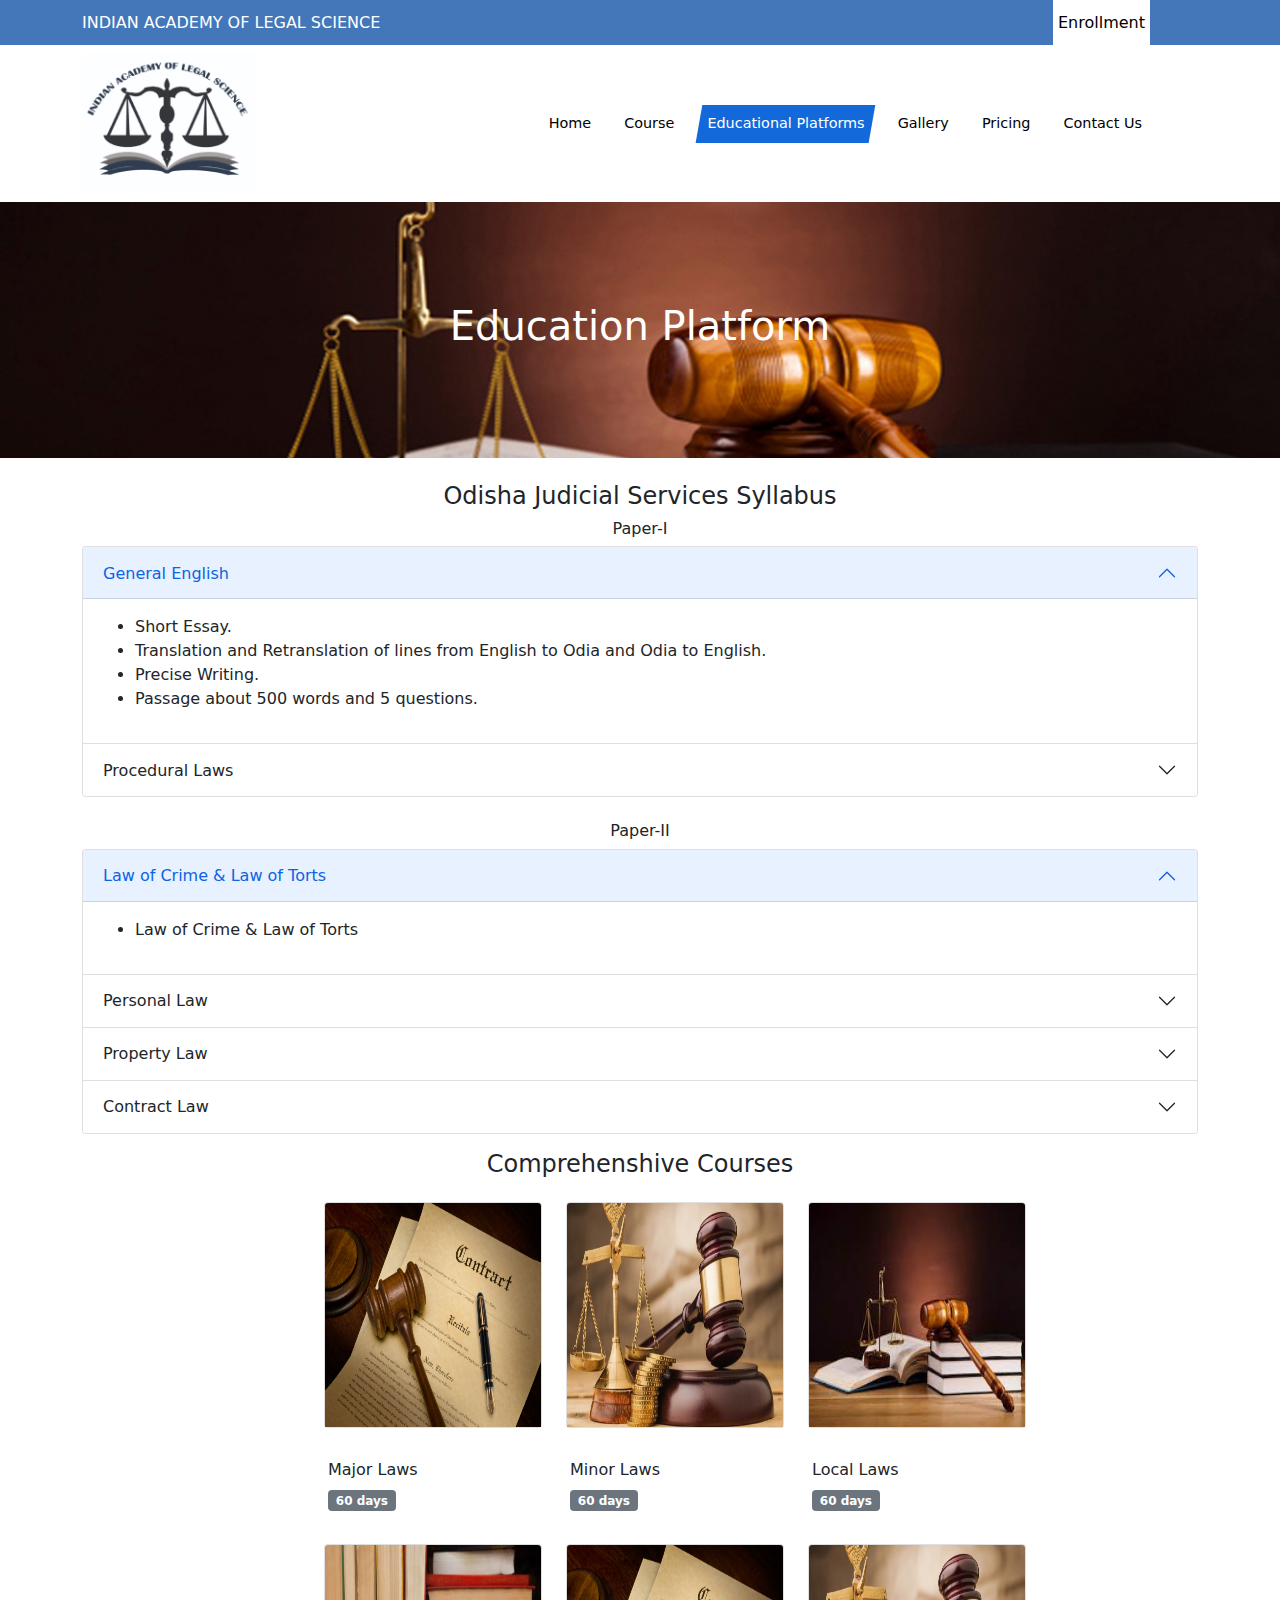
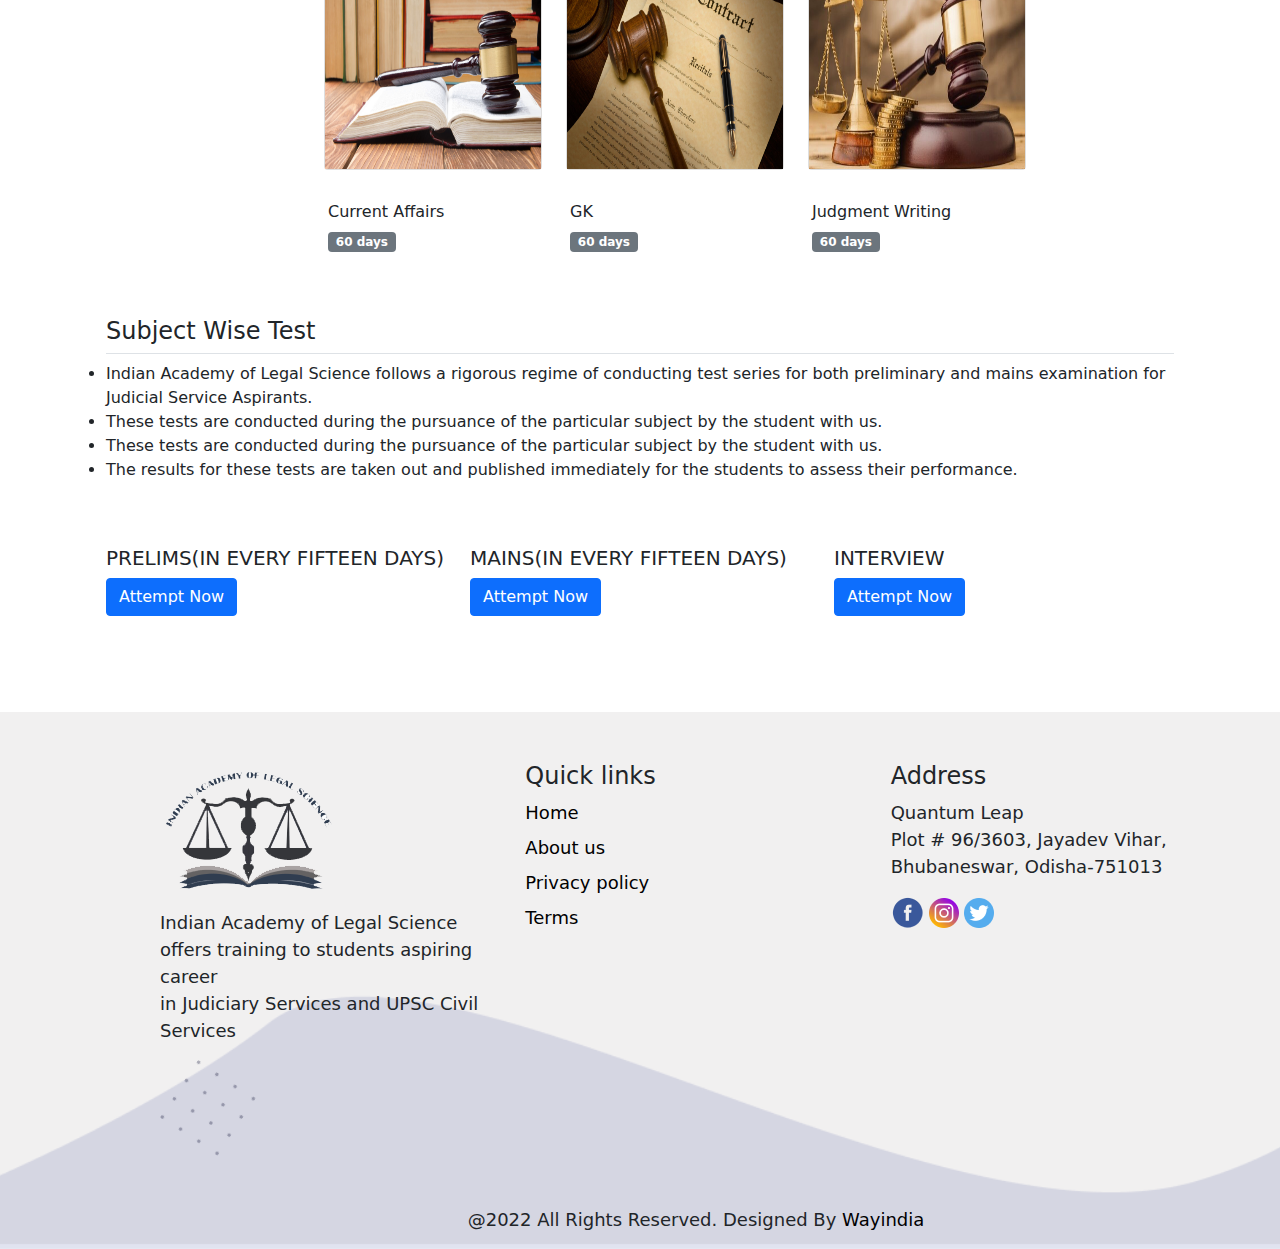
<file: educational_platform.html>
<!doctype html>
<html lang="en">

<head>
  <!-- Required meta tags -->
  <meta charset="utf-8">
  <meta name="viewport" content="width=device-width, initial-scale=1">

  <link href="style.css" rel="stylesheet">
  <!-- Bootstrap CSS -->
  <link href="bootstrap/bootstrap.css" rel="stylesheet">
 <!--<link href="font-awesome/font-awesome.min.css" rel="stylesheet">-->

 <link href="https://stackpath.bootstrapcdn.com/font-awesome/4.7.0/css/font-awesome.min.css" rel="stylesheet">
  <link type="text/css" rel="stylesheet" href="css/lightgallery-bundle.min.css" />

  <title>INDIAN ACADEMY OF LEGAL SCIENCE</title>
  <link rel="icon" type="image/x-icon" href="/img/logo.png">
</head>

<body>
  <nav class=" bg-light " id="top_nav">
    <div class="container d-flex flex-wrap">
      <p class="nav me-auto" id="name">
        INDIAN ACADEMY OF LEGAL SCIENCE
      </p>
      <button type="button" class="enroll me-5">Enrollment</button>

    </div>
  </nav>
  <header>
    <nav class="navbar navbar-expand-md navbar-white bg-white" aria-label="Third navbar example">
      <div class="container">
        <a href="index.html"> <img class="logo" src="img/logo.png"></a>
        <button class="navbar-toggler collapsed" type="button" data-bs-toggle="collapse"
          data-bs-target="#navbarsExample03" aria-controls="navbarsExample03" aria-expanded="false"
          aria-label="Toggle navigation">
          <svg xmlns="http://www.w3.org/2000/svg" width="50" height="50" fill="currentColor" class="bi bi-list"
            viewBox="0 0 16 16">
            <path fill-rule="evenodd"
              d="M2.5 12a.5.5 0 0 1 .5-.5h10a.5.5 0 0 1 0 1H3a.5.5 0 0 1-.5-.5zm0-4a.5.5 0 0 1 .5-.5h10a.5.5 0 0 1 0 1H3a.5.5 0 0 1-.5-.5zm0-4a.5.5 0 0 1 .5-.5h10a.5.5 0 0 1 0 1H3a.5.5 0 0 1-.5-.5z">
            </path>
          </svg>
        </button>

        <div class="navbar-collapse collapse" id="navbarsExample03">
          <ul class="navbar-nav ms-auto gap-5 px-5 main-menu" id="nav">

            <li class="nav-item">
              <a class="nav-link " aria-current="page" href="index.html">Home</a>
            </li>
            <li class="nav-item">
              <a class="nav-link " aria-current="page" href="course.html">Course</a>
            </li>
            <li class="nav-item active">
              <a class="nav-link " aria-current="page" href="/">Educational Platforms</a>
            </li>
            <li class="nav-item">
              <a class="nav-link" aria-current="page" href="gallery.html">Gallery</a>
            </li>
            <li class="nav-item">
              <a class="nav-link " aria-current="page" href="pricing.html">Pricing</a>
            </li>
            <li class="nav-item">
              <a class="nav-link " aria-current="page" href="contact_us.html">Contact Us</a>
            </li>
          </ul>
        </div>
      </div>
    </nav>
  </header>
  <div class="main_course text-center">
    <h1>Education Platform</h1>
   </div>
   <div class="container mt-4">
    <div class="row text-center">
      <h4>Odisha Judicial Services Syllabus </h4>
      <h6>Paper-I</h6>
    </div>
    <div class="accordion" id="accordionExample">
      <div class="accordion-item">
        <h2 class="accordion-header" id="headingOne">
          <button class="accordion-button" type="button" data-bs-toggle="collapse" data-bs-target="#collapseOne" aria-expanded="true" aria-controls="collapseOne">
            General English
          </button>
        </h2>
        <div id="collapseOne" class="accordion-collapse collapse show" aria-labelledby="headingOne" data-bs-parent="#accordionExample">
          <div class="accordion-body">
            <ul>
              <li>Short Essay.</li>
              <li>Translation and Retranslation of lines from English to Odia and Odia to English.</li>
              <li>Precise Writing.</li>
              <li>Passage about 500 words and 5 questions.</li>
            </ul>
          </div>
         </div>
      </div>
      <div class="accordion-item">
        <h2 class="accordion-header" id="headingTwo">
          <button class="accordion-button collapsed" type="button" data-bs-toggle="collapse" data-bs-target="#collapseTwo" aria-expanded="false" aria-controls="collapseTwo">
            Procedural Laws
          </button>
        </h2>
        <div id="collapseTwo" class="accordion-collapse collapse" aria-labelledby="headingTwo" data-bs-parent="#accordionExample">
          <div class="accordion-body">
            <ul>
              <li>The Civil Procedure Code, 1908.</li>
              <li>Indian Evidence Act, 1872.</li>
              <li>Criminal Procedure Code, 1973.</li>
            </ul>
          </div>
        </div>
      </div>
    </div>
  </div>
  <div class="container mt-4">
    <div class="row text-center">
      <h6>Paper-II</h6>
    </div>
    <div class="accordion" id="accordionExample">
      <div class="accordion-item">
        <h2 class="accordion-header" id="heading1">
          <button class="accordion-button" type="button" data-bs-toggle="collapse" data-bs-target="#collapse1" aria-expanded="true" aria-controls="collapseOne">
            Law of Crime & Law of Torts
          </button>
        </h2>
        <div id="collapse1" class="accordion-collapse collapse show" aria-labelledby="heading1" data-bs-parent="#accordionExample">
          <div class="accordion-body">
            <ul>
              <li>Law of Crime & Law of Torts</li>
            </ul>
          </div>
         </div>
      </div>
      <div class="accordion-item">
        <h2 class="accordion-header" id="heading2">
          <button class="accordion-button collapsed" type="button" data-bs-toggle="collapse" data-bs-target="#collapse2" aria-expanded="false" aria-controls="collapseTwo">
            Personal Law
          </button>
        </h2>
        <div id="collapse2" class="accordion-collapse collapse" aria-labelledby="heading2" data-bs-parent="#accordionExample">
          <div class="accordion-body">
            <ul>
              <li>Hindu Law.</li>
              <li>Mohammedan Law.</li>
            </ul>
          </div>
        </div>
      </div>
      <div class="accordion-item">
        <h2 class="accordion-header" id="headingThree">
          <button class="accordion-button collapsed" type="button" data-bs-toggle="collapse" data-bs-target="#collapseThree" aria-expanded="false" aria-controls="collapseThree">
            Property Law
          </button>
        </h2>
        <div id="collapseThree" class="accordion-collapse collapse" aria-labelledby="headingThree" data-bs-parent="#accordionExample">
          <div class="accordion-body">
            <ul>
              <li>Specific Relief Act, 1963.</li>
              <li>Indian Limitation Act, 1963.</li>
              <li>Transfer of Property Act, 1882.</li>
            </ul>
          </div>
        </div>
      </div>
      <div class="accordion-item">
        <h2 class="accordion-header" id="headingFour">
          <button class="accordion-button collapsed" type="button" data-bs-toggle="collapse" data-bs-target="#collapseFour" aria-expanded="false" aria-controls="collapseFour">
            Contract Law
          </button>
        </h2>
        <div id="collapseFour" class="accordion-collapse collapse" aria-labelledby="headingFour" data-bs-parent="#accordionExample">
          <div class="accordion-body">
            <ul>
              <li>Partnership Act, 1932.</li>
              <li>Sales of Goods Act, 1930.</li>
              <li>Negotiable Instrument Act, 1881.</li>
              <li>Indian Contract Act, 1872.</li>
            </ul>
          </div>
        </div>
      </div>
    </div>
  </div>
   <div class="container-fluid">
     <div class="row text centre pt-3">
       <h4>Comprehenshive Courses </h4>
      </div>
    <div class="row mt-3" id="Comprehenshive">
      <div class="col-md-3">
        <div class="card tutor">
          <img src="img/c1.jpg" class="card-img-top" id="tutor_img" alt="...">
        </div>
        <div class="row pt-3">
         <div class="card-body">
         <h6>Major Laws</h6>
         <span class="badge bg-secondary">60 days</span>
         </div>
      </div>
        </div>
      <div class="col-md-3">
        <div class="card tutor" >
          <img src="img/c2.jpg" class="card-img-top" id="tutor_img" alt="...">
        </div>
        <div class="row pt-3">
          <div class="card-body">
          <h6>Minor Laws</h6>
          <span class="badge bg-secondary">60 days</span>
          </div>
       </div>
      </div>
      <div class="col-md-3">
        <div class="card tutor" >
          <img src="img/c3.jpg" class="card-img-top" id="tutor_img" alt="...">
        </div>
        <div class="row pt-3">
          <div class="card-body">
          <h6>Local Laws</h6>
          <span class="badge bg-secondary">60 days</span>
          </div>
       </div>
      </div>
    </div>
    <div class="row mt-3" id="Comprehenshive">
      <div class="col-md-3">
        <div class="card tutor" >
          <img src="img/c4.jpg" class="card-img-top" id="tutor_img" alt="...">
        </div>
        <div class="row pt-3">
          <div class="card-body">
          <h6>Current Affairs</h6>
          <span class="badge bg-secondary">60 days</span>
          </div>
       </div>
      </div>
      <div class="col-md-3">
      <div class="card tutor" >
        <img src="img/c1.jpg" class="card-img-top" id="tutor_img" alt="...">
      </div>
      <div class="row pt-3">
        <div class="card-body">
        <h6>GK</h6>
        <span class="badge bg-secondary">60 days</span>
        </div>
     </div>
      </div>
      <div class="col-md-3">
        <div class="card tutor">
          <img src="img/c2.jpg" class="card-img-top" id="tutor_img" alt="...">
        </div>
        <div class="row pt-3">
          <div class="card-body">
          <h6>Judgment Writing</h6>
          <span class="badge bg-secondary">60 days</span>
          </div>
       </div>
      </div>
    </div>
  </div>
  
  
<div class="container">
  <div class="container px-4 py-5" id="hanging-icons">
    <h4 class="pb-2 border-bottom">Subject Wise Test</h4>
    <div class="row">
      <ul>
        <li>Indian Academy of Legal Science follows a rigorous regime of conducting test series for both preliminary and mains examination for Judicial Service Aspirants.</li>
        <li>These tests are conducted during the pursuance of the particular subject by the student with us.</li>
        <li>These tests are conducted during the pursuance of the particular subject by the student with us.</li>
        <li>The results for these tests are taken out and published immediately for the students to assess their performance.</li>

      </ul>
    </div>
    <div class="row g-4 py-5 row-cols-1 row-cols-lg-3">
      <div class="col d-flex align-items-start">
        <div>
          <h5>PRELIMS(IN EVERY FIFTEEN DAYS)</h5>
          <a href="#" class="btn btn-primary">
            Attempt Now
          </a>
        </div>
      </div>
      <div class="col d-flex align-items-start">
        <div>
          <h5>MAINS(IN EVERY FIFTEEN DAYS)</h5>
          <a href="#" class="btn btn-primary">
            Attempt Now
          </a>
        </div>
      </div>
      <div class="col d-flex align-items-start">
        <div>
          <h5>INTERVIEW</h5>
          <a href="#" class="btn btn-primary">
            Attempt Now
          </a>
        </div>
      </div>
    </div>
  </div>
</div>
</div>  

  
  <div class="footer">

    <div class="row px-5 box" id="footer">
      <div class="col-md-4 footer_box">
        <img src="img/logo1.png">
        <p>Indian Academy of Legal Science<br>
          offers training to students aspiring career<br> in Judiciary Services and UPSC Civil Services </p>
        <img src="img/pic5.png">
      </div>
      <div class="col-md-4 footer_box">
        <h4>Quick links</h4>
        <ul class="list-unstyled">
          <li class="mb-2"><a href="/">Home</a></li>
          <li class="mb-2"><a href="/">About us</a></li>
          <li class="mb-2"><a href="/">Privacy policy</a></li>
          <li class="mb-2"><a href="/">Terms</a></li>
        </ul>
      </div>
      <div class="col-md-4 footer_box">
        <h4>Address</h4>
        <p>Quantum Leap<br>
          Plot # 96/3603,
          Jayadev Vihar,<br>
          Bhubaneswar,
          Odisha-751013
        </p>

        <img src="img/fb.png">

        <img src="img/insta.png">

        <img src="img/twit.png">

      </div>
    </div>
    <div class="row px-5 box text-center" id="footer_end">
      <p>@2022 All Rights Reserved. Designed By<a href="https://www.wayindia.com/"> Wayindia</a></p>
    </div>
  </div>



  <!-- Option 1: Bootstrap Bundle with Popper -->
  <script src="bootstrap/bootstrap.js"></script>
  <script src="js/jquery.min.js"></script>
  <script src="js/lightgallery.min.js"></script>

  <!-- lightgallery plugins -->
  <!-- <script src="js/lg-thumbnail.min.js"></script> -->
  <script src="js/lg-video.min.js"></script>

  <script type="text/javascript">
    $(function () {
      lightGallery(document.getElementById('lightgallery'), {
        plugins: [lgVideo],
        speed: 500,
      });

    })
  </script>
 
</body>

</html>
</file>
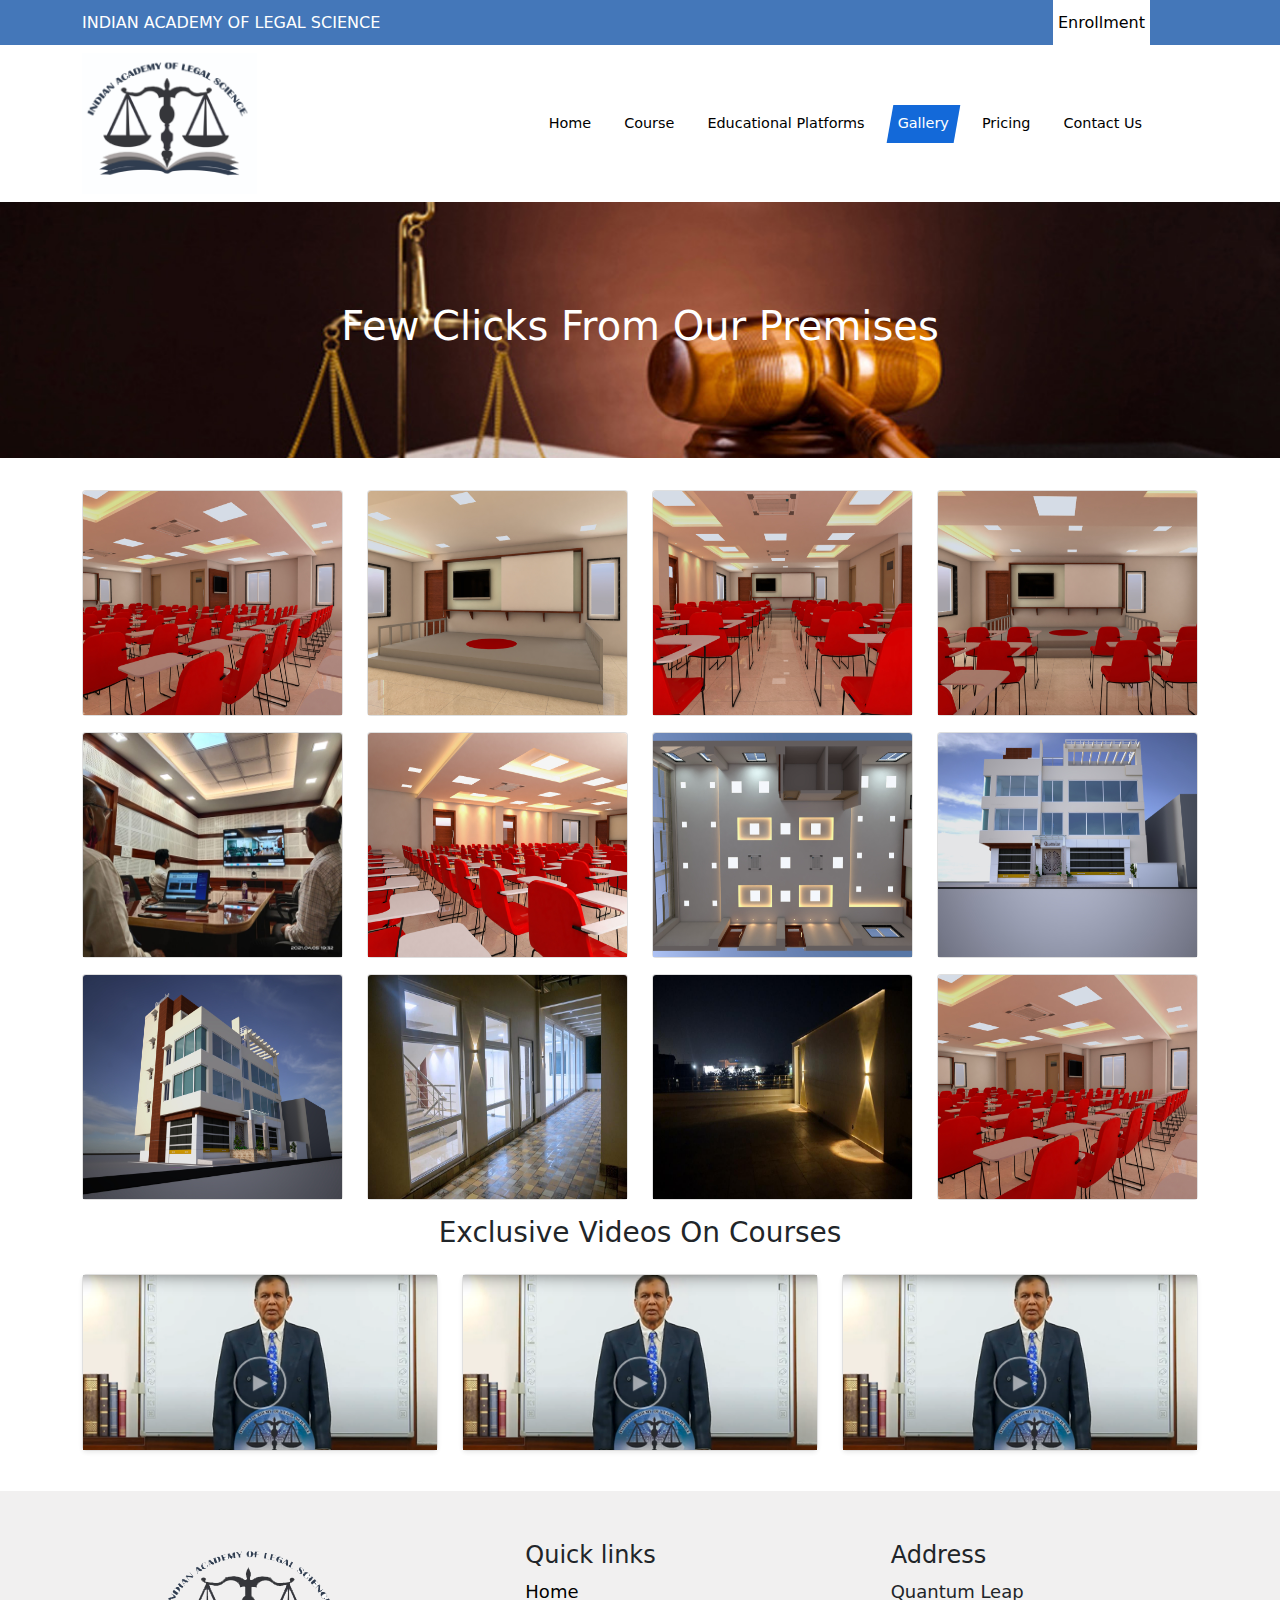
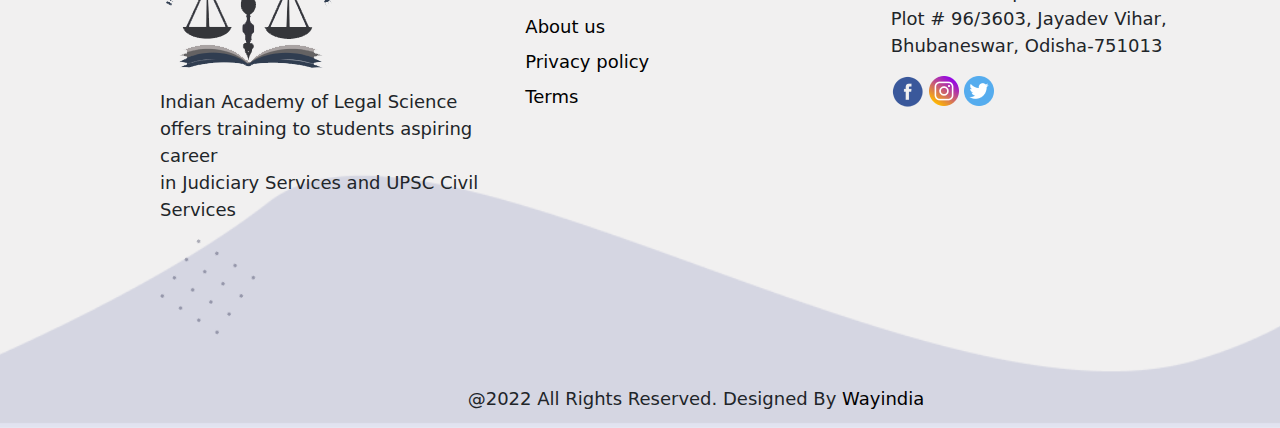
<file: gallery.html>
<!doctype html>
<html lang="en">

<head>
  <!-- Required meta tags -->
  <meta charset="utf-8">
  <meta name="viewport" content="width=device-width, initial-scale=1">

  <link href="style.css" rel="stylesheet">
  <!-- Bootstrap CSS -->
  <link href="bootstrap/bootstrap.css" rel="stylesheet">
  <!-- <link href="font-awesome/font-awesome.min.css" rel="stylesheet">-->
  <link href="https://stackpath.bootstrapcdn.com/font-awesome/4.7.0/css/font-awesome.min.css" rel="stylesheet">
  <link type="text/css" rel="stylesheet" href="css/lightgallery-bundle.min.css" />

  <title>INDIAN ACADEMY OF LEGAL SCIENCE</title>
  <link rel="icon" type="image/x-icon" href="/img/logo.png">
</head>

<body>
  <nav class=" bg-light" id="top_nav">
    <div class="container d-flex flex-wrap">
      <p class="nav me-auto" id="name">
        INDIAN ACADEMY OF LEGAL SCIENCE
      </p>
      <button type="button" class="enroll me-5">Enrollment</button>

    </div>
  </nav>
  <header>
    <nav class="navbar navbar-expand-md navbar-white bg-white" aria-label="Third navbar example">
      <div class="container">
        <a href="index.html"> <img class="logo" src="img/logo.png"></a>
        <button class="navbar-toggler collapsed" type="button" data-bs-toggle="collapse"
          data-bs-target="#navbarsExample03" aria-controls="navbarsExample03" aria-expanded="false"
          aria-label="Toggle navigation">
          <svg xmlns="http://www.w3.org/2000/svg" width="50" height="50" fill="currentColor" class="bi bi-list"
            viewBox="0 0 16 16">
            <path fill-rule="evenodd"
              d="M2.5 12a.5.5 0 0 1 .5-.5h10a.5.5 0 0 1 0 1H3a.5.5 0 0 1-.5-.5zm0-4a.5.5 0 0 1 .5-.5h10a.5.5 0 0 1 0 1H3a.5.5 0 0 1-.5-.5zm0-4a.5.5 0 0 1 .5-.5h10a.5.5 0 0 1 0 1H3a.5.5 0 0 1-.5-.5z">
            </path>
          </svg>
        </button>

        <div class="navbar-collapse collapse" id="navbarsExample03">
          <ul class="navbar-nav ms-auto gap-5 px-5 main-menu" id="nav">

            <li class="nav-item">
              <a class="nav-link " aria-current="page" href="index.html">Home</a>
            </li>
            <li class="nav-item">
              <a class="nav-link " aria-current="page" href="course.html">Course</a>
            </li>
            <li class="nav-item">
              <a class="nav-link " aria-current="page" href="educational_platform.html">Educational Platforms</a>
            </li>
            <li class="nav-item active">
              <a class="nav-link" aria-current="page" href="gallery.html">Gallery</a>
            </li>
            <li class="nav-item">
              <a class="nav-link " aria-current="page" href="pricing.html">Pricing</a>
            </li>
            <li class="nav-item ">
              <a class="nav-link " aria-current="page" href="contact_us.html">Contact Us</a>
            </li>
          </ul>
        </div>
      </div>
    </nav>
  </header>
  <div class="main_course text-center">
    <h1>Few Clicks From Our Premises</h1>
   </div>
<div class="container">
  <div class="row text-center mt-3 mb-3">
    
    </div>
  <div class="row mb-3" id="tutor_img">
    <div class="col-md-3">
      <div class="card tutor" >
        <img src="img/cr1.jpg" class="card-img-top" id="tutor_img" alt="...">
      </div>
      </div>
      <div class="col-md-3">
        <div class="card tutor" >
          <img src="img/cr2.jpg" class="card-img-top" id="tutor_img" alt="...">
        </div>
        </div>
        <div class="col-md-3">
          <div class="card tutor" >
            <img src="img/cr3.jpg" class="card-img-top" id="tutor_img" alt="...">
          </div>
          </div>
          <div class="col-md-3">
            <div class="card tutor" >
              <img src="img/cr4.jpg" class="card-img-top" id="tutor_img" alt="...">
            </div>
            </div>
    </div>
    <div class="row mb-3" id="tutor_img">
      <div class="col-md-3">
        <div class="card tutor" >
          <img src="img/cr5.jpg" class="card-img-top" id="tutor_img" alt="...">
        </div>
        </div>
        <div class="col-md-3">
          <div class="card tutor" >
            <img src="img/cr6.jpg" class="card-img-top" id="tutor_img" alt="...">
          </div>
          </div>
          <div class="col-md-3">
            <div class="card tutor" >
              <img src="img/cr7.jpg" class="card-img-top" id="tutor_img" alt="...">
            </div>
            </div>
            <div class="col-md-3">
              <div class="card tutor" >
                <img src="img/cr8.jpg" class="card-img-top" id="tutor_img" alt="...">
              </div>
              </div>
      </div>
      <div class="row" id="tutor_img">
        <div class="col-md-3">
          <div class="card tutor" >
            <img src="img/cr9.jpg" class="card-img-top" id="tutor_img" alt="...">
          </div>
          </div>
          <div class="col-md-3">
            <div class="card tutor" >
              <img src="img/cr10.jpg" class="card-img-top" id="tutor_img" alt="...">
            </div>
            </div>
            <div class="col-md-3">
              <div class="card tutor" >
                <img src="img/cr11.jpg" class="card-img-top" id="tutor_img" alt="...">
              </div>
              </div>
              <div class="col-md-3">
                <div class="card tutor" >
                  <img src="img/cr1.jpg" class="card-img-top" id="tutor_img" alt="...">
                </div>
                </div>
        </div>
</div>
<div class="container">
  <div class="row mt-3 mb-3 text-center">
    <h3>Exclusive Videos On Courses </h3>
    </div>
  <div class="row  mt-3 mb-3 text-center" id="lightgallery">
    <a data-lg-size="1280-720" data-src="//www.youtube.com/embed/gYeKH_8MdMA"
      data-poster="img/vdo1pic.PNG" class="col-lg-4 position-relative">
      <div class="card video_card mb-4 rounded-3 shadow-sm">
        <div>
          <img class="img-responsive" width="100%" src="img/vdo1pic.PNG" />
          <div class="lg-video-play-button" style="top: 62%;">
            <svg viewBox="0 0 20 20" preserveAspectRatio="xMidYMid" focusable="false" aria-labelledby="Play video"
              role="img" class="lg-video-play-icon">
              <title>Play video</title>
              <polygon class="lg-video-play-icon-inner" points="1,0 20,10 1,20"></polygon>
            </svg>
            <svg class="lg-video-play-icon-bg" viewBox="0 0 50 50" focusable="false">
              <circle cx="50%" cy="50%" r="20"></circle>
            </svg>
            <svg class="lg-video-play-icon-circle" viewBox="0 0 50 50" focusable="false">
              <circle cx="50%" cy="50%" r="20"></circle>
            </svg>
          </div>
        </div>
      </div>
    </a>
    <a data-lg-size="1280-720" data-src="//www.youtube.com/embed/gYeKH_8MdMA"
      data-poster="img/vdo1pic.PNG" class="col-lg-4 position-relative">
      <div class="card video_card mb-4 rounded-3 shadow-sm">
        <div>
          <img class="img-responsive" width="100%" src="img/vdo1pic.PNG" />
          <div class="lg-video-play-button" style="top: 62%;">
            <svg viewBox="0 0 20 20" preserveAspectRatio="xMidYMid" focusable="false" aria-labelledby="Play video"
              role="img" class="lg-video-play-icon">
              <title>Play video</title>
              <polygon class="lg-video-play-icon-inner" points="1,0 20,10 1,20"></polygon>
            </svg>
            <svg class="lg-video-play-icon-bg" viewBox="0 0 50 50" focusable="false">
              <circle cx="50%" cy="50%" r="20"></circle>
            </svg>
            <svg class="lg-video-play-icon-circle" viewBox="0 0 50 50" focusable="false">
              <circle cx="50%" cy="50%" r="20"></circle>
            </svg>
          </div>
        </div>
      </div>
    </a>
    <a data-lg-size="1280-720" data-src="//www.youtube.com/embed/gYeKH_8MdMA"
      data-poster="img/vdo1pic.PNG" class="col-lg-4 position-relative">
      <div class="card video_card mb-4 rounded-3 shadow-sm">
        <div>
          <img class="img-responsive" width="100%" src="img/vdo1pic.PNG" />
          <div class="lg-video-play-button" style="top: 62%;">
            <svg viewBox="0 0 20 20" preserveAspectRatio="xMidYMid" focusable="false" aria-labelledby="Play video"
              role="img" class="lg-video-play-icon">
              <title>Play video</title>
              <polygon class="lg-video-play-icon-inner" points="1,0 20,10 1,20"></polygon>
            </svg>
            <svg class="lg-video-play-icon-bg" viewBox="0 0 50 50" focusable="false">
              <circle cx="50%" cy="50%" r="20"></circle>
            </svg>
            <svg class="lg-video-play-icon-circle" viewBox="0 0 50 50" focusable="false">
              <circle cx="50%" cy="50%" r="20"></circle>
            </svg>
          </div>
        </div>
      </div>
    </a>
  </div>
</div>

  </a>
</div>
  <div class="footer">

    <div class="row px-5 box" id="footer">
      <div class="col-md-4 footer_box">
        <img src="img/logo1.png">
        <p>Indian Academy of Legal Science<br>
          offers training to students aspiring career<br> in Judiciary Services and UPSC Civil Services </p>
        <img src="img/pic5.png">
      </div>
      <div class="col-md-4 footer_box">
        <h4>Quick links</h4>
        <ul class="list-unstyled">
            <li class="mb-2"><a href="/">Home</a></li>
            <li class="mb-2"><a href="/">About us</a></li>
            <li class="mb-2"><a href="/">Privacy policy</a></li>
            <li class="mb-2"><a href="/">Terms</a></li>
          </ul>
      </div>
      <div class="col-md-4 footer_box">
        <h4>Address</h4>
        <p>Quantum Leap<br>
          Plot # 96/3603,
          Jayadev Vihar,<br>
          Bhubaneswar,
          Odisha-751013
        </p>

        <img src="img/fb.png">

        <img src="img/insta.png">

        <img src="img/twit.png">

      </div>
    </div>
    <div class="row px-5 box text-center" id="footer_end">
      <p>@2022 All Rights Reserved. Designed By<a href="https://www.wayindia.com/"> Wayindia</a></p>
    </div>
  </div>



  <!-- Option 1: Bootstrap Bundle with Popper -->
  <script src="bootstrap/bootstrap.js"></script>
  <script src="js/jquery.min.js"></script>
  <script src="js/lightgallery.min.js"></script>

  <!-- lightgallery plugins -->
  <!-- <script src="js/lg-thumbnail.min.js"></script> -->
  <script src="js/lg-video.min.js"></script>
<!--gallery script-->

  <script type="text/javascript">
    $(function () {
      lightGallery(document.getElementById('lightgallery'), {
        plugins: [lgVideo],
        speed: 500,
      });

    })
  </script>
</body>

</html>
</file>
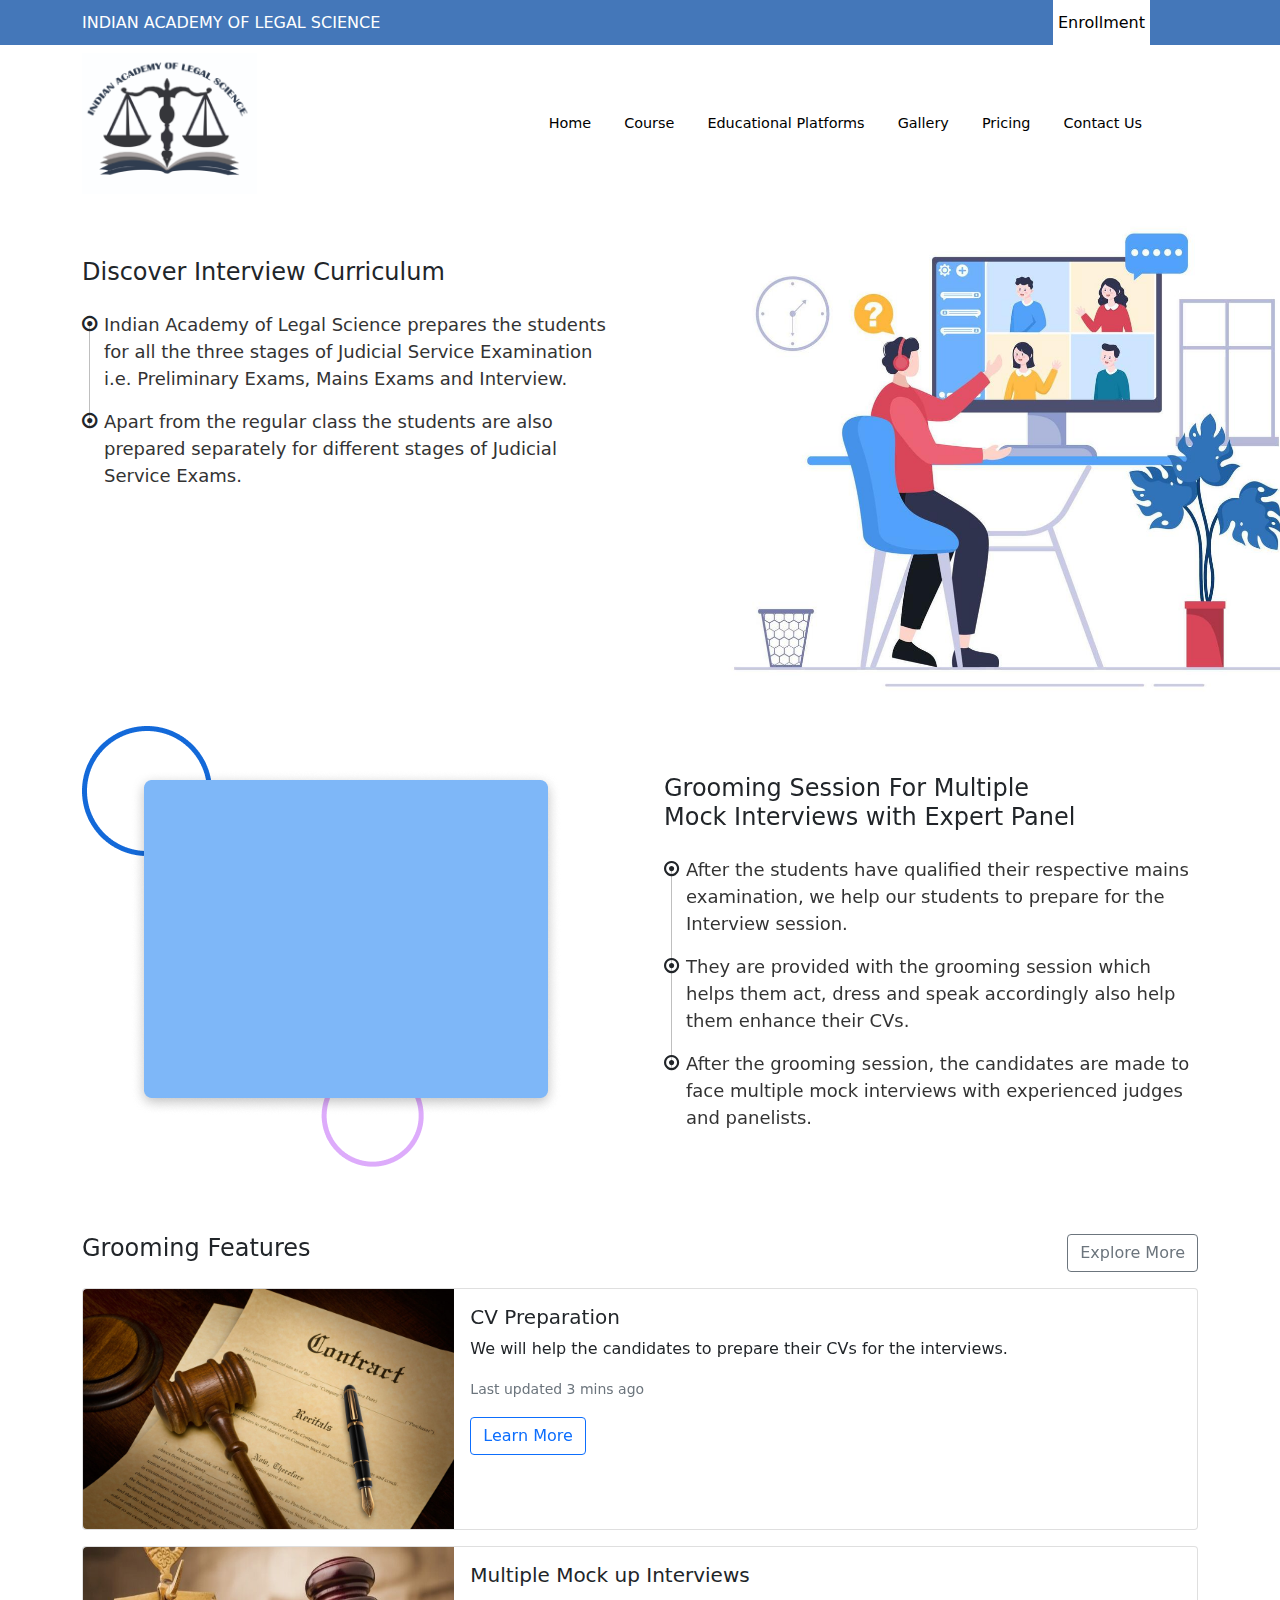
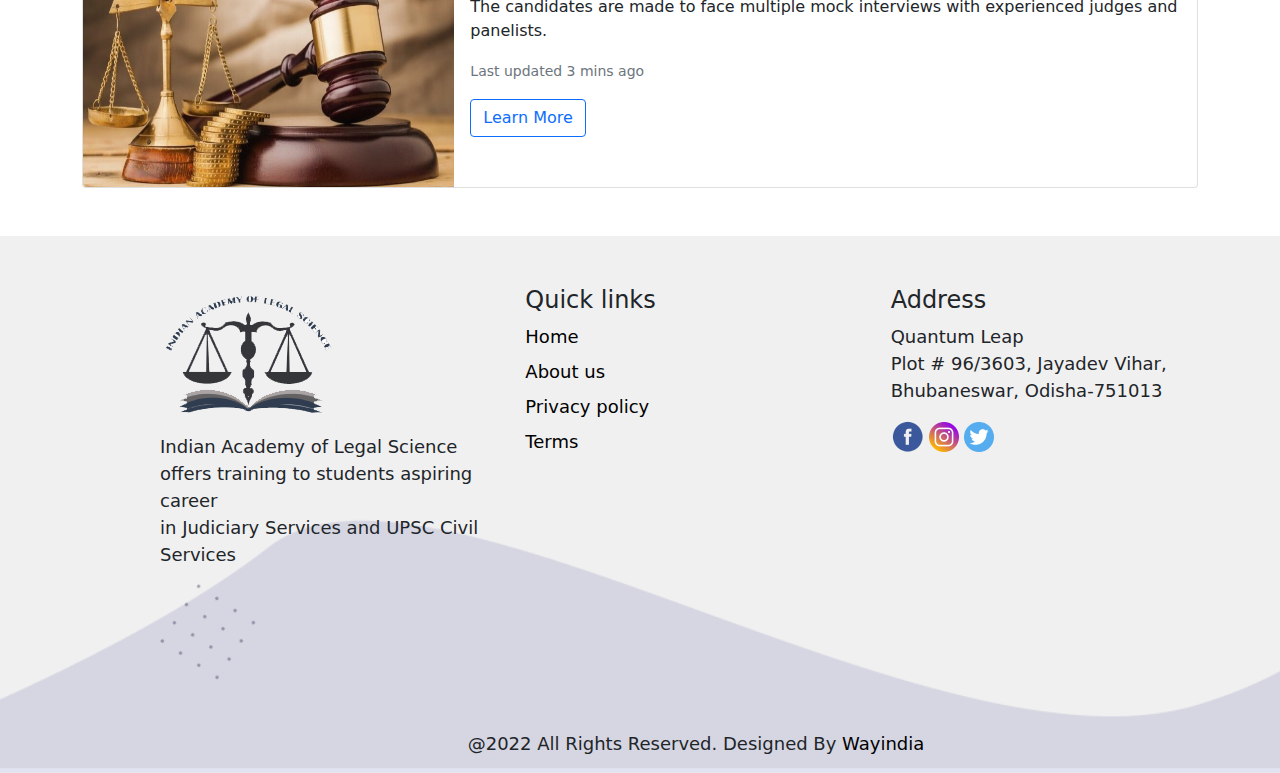
<file: interview.html>
<!doctype html>
<html lang="en">

<head>
  <!-- Required meta tags -->
  <meta charset="utf-8">
  <meta name="viewport" content="width=device-width, initial-scale=1">

  <link href="style.css" rel="stylesheet">
  <!-- Bootstrap CSS -->
  <link href="bootstrap/bootstrap.css" rel="stylesheet">
  <!-- <link href="font-awesome/font-awesome.min.css" rel="stylesheet">-->
  <link href="https://stackpath.bootstrapcdn.com/font-awesome/4.7.0/css/font-awesome.min.css" rel="stylesheet">
  <link type="text/css" rel="stylesheet" href="css/lightgallery-bundle.min.css" />

  <title>INDIAN ACADEMY OF LEGAL SCIENCE</title>
  <link rel="icon" type="image/x-icon" href="/img/logo.png">
</head>

<body>
  <nav class=" bg-light" id="top_nav">
    <div class="container d-flex flex-wrap">
      <p class="nav me-auto" id="name">
        INDIAN ACADEMY OF LEGAL SCIENCE
      </p>
      <button type="button" class="enroll me-5">Enrollment</button>

    </div>
  </nav>
  <header>
    <nav class="navbar navbar-expand-md navbar-white bg-white" aria-label="Third navbar example">
      <div class="container">
        <a href="index.html"> <img class="logo" src="img/logo.png"></a>
        <button class="navbar-toggler collapsed" type="button" data-bs-toggle="collapse"
          data-bs-target="#navbarsExample03" aria-controls="navbarsExample03" aria-expanded="false"
          aria-label="Toggle navigation">
          <svg xmlns="http://www.w3.org/2000/svg" width="50" height="50" fill="currentColor" class="bi bi-list"
            viewBox="0 0 16 16">
            <path fill-rule="evenodd"
              d="M2.5 12a.5.5 0 0 1 .5-.5h10a.5.5 0 0 1 0 1H3a.5.5 0 0 1-.5-.5zm0-4a.5.5 0 0 1 .5-.5h10a.5.5 0 0 1 0 1H3a.5.5 0 0 1-.5-.5zm0-4a.5.5 0 0 1 .5-.5h10a.5.5 0 0 1 0 1H3a.5.5 0 0 1-.5-.5z">
            </path>
          </svg>
        </button>

        <div class="navbar-collapse collapse" id="navbarsExample03">
          <ul class="navbar-nav ms-auto gap-5 px-5 main-menu" id="nav">

            <li class="nav-item">
              <a class="nav-link " aria-current="page" href="index.html">Home</a>
            </li>
            <li class="nav-item">
              <a class="nav-link " aria-current="page" href="course.html">Course</a>
            </li>
            <li class="nav-item">
              <a class="nav-link " aria-current="page" href="educational_platform.html">Educational Platforms</a>
            </li>
            <li class="nav-item ">
              <a class="nav-link" aria-current="page" href="gallery.html">Gallery</a>
            </li>
            <li class="nav-item">
              <a class="nav-link " aria-current="page" href="pricing.html">Pricing</a>
            </li>
            <li class="nav-item">
              <a class="nav-link " aria-current="page" href="contact_us.html">Contact Us</a>
            </li>
          </ul>
        </div>
      </div>
    </nav>
  </header>
  <div class="container">
    <div class="row featurette img gx-5 py-2">
      <div class="col-lg-6 order-md-2">
       <img src="img/interview1.jpg" style="width: 700px;height: 500px;">
      </div>
      

      <div class="col-lg-6 order-md-1 pt-5" id="groom">
        <h4 class="featurette-heading">Discover Interview Curriculum</h4>
        <section>
          <div class="rt-container">
            <div class="col-rt-12 pt-3 ">

              <ul class="grooming-list mb-5">
                <li>
                  <i class="fa fa-dot-circle-o" id="dot1" aria-hidden="true"></i>
                  <p>Indian Academy of Legal Science prepares the students for all the three stages of Judicial Service Examination i.e. Preliminary Exams, Mains Exams and Interview. </p>
                </li>
                <li>
                  <i class="fa fa-dot-circle-o"   id="dot2" aria-hidden="true"></i>
                  <p>Apart from the regular class the students are also prepared separately for different stages of Judicial Service Exams. </p>
                </li>
              </ul>

            </div>
          </div>
        </section>
      </div>
    </div>
  </div>
  <div class="container">
    <div class="row featurette img gx-5 py-2">
      <div class="col-lg-6 order-md-2 pt-5" id="groom">
        <h4 class="featurette-heading">Grooming Session For Multiple<br>
          Mock Interviews with Expert Panel</h4>
        <section>
          <div class="rt-container">
            <div class="col-rt-12 pt-3">

              <ul class="grooming-list mb-5">
                <li>
                  <i class="fa fa-dot-circle-o" id="dot1" aria-hidden="true"></i>
                  <p>After the students have qualified their respective mains examination,
                    we help our students to prepare for the Interview session.</p>
                </li>
                <li>
                  <i class="fa fa-dot-circle-o"   id="dot2" aria-hidden="true"></i>
                  <p>They are provided with the grooming session which helps them act, 
                    dress and speak accordingly also help them enhance their CVs.</p>
                </li>
                <li>
                  <i class="fa fa-dot-circle-o" aria-hidden="true"></i>
                  <p>After the grooming session, the candidates are made to face multiple
                    mock interviews with experienced judges and panelists.</p>
                </li>
              </ul>

            </div>
          </div>
        </section>
      </div>
      

      <div class="col-lg-6 order-md-1">
        <!-- <img src="img/pic4.png" class="d-block mx-lg-auto img-fluid" alt="Bootstrap Themes" width="700" height="500" loading="lazy">-->

        <div class="iframe_img">
          <iframe id="iframe" src="//www.youtube.com/embed/gYeKH_8MdMA" frameborder="0" allowfullscreen></iframe>
        </div>

      </div>
    </div>
  </div>
  <div class="container" id="training">
    <div class="row">
      <div class="col-md-6">
      <h4>Grooming Features</h4>
      </div>
      <div class="col-md-6 text-end">
        <button type="button" class="btn btn-outline-secondary">Explore More</button>
      </div>
     </div>
    <div class="card course_card  mt-3">
      <div class="row g-0">
        <div class="col-md-4">
          <img src="img/c1.jpg" class="img-fluid rounded-start" id="course_img">
        </div>
        <div class="col-md-8">
          <div class="card-body">
            <h5 class="card-title">CV Preparation</h5>
           <p class="card-text">We will help the candidates to prepare their CVs for the interviews.</p>
            <p class="card-text"><small class="text-muted">Last updated 3 mins ago</small></p>
            <a href="#" class="btn btn-outline-primary">Learn More</a>
          </div>
        </div>
      </div>
    </div>
    <div class="card course_card mt-3 mb-5">
      <div class="row g-0">
        <div class="col-md-4">
          <img src="img/c2.jpg" class="img-fluid rounded-start" id="course_img">
        </div>
        <div class="col-md-8">
          <div class="card-body">
            <h5 class="card-title">Multiple Mock up Interviews</h5>
          <p class="card-text">The candidates are made to face multiple mock interviews with experienced judges and panelists.</p>
            <p class="card-text"><small class="text-muted">Last updated 3 mins ago</small></p>
            <a href="#" class="btn btn-outline-primary">Learn More</a>
          </div>
        </div>
      </div>
    </div>
  </div>
 

  <div class="footer">

    <div class="row px-5 box" id="footer">
      <div class="col-md-4 footer_box">
        <img src="img/logo1.png">
        <p>Indian Academy of Legal Science<br>
          offers training to students aspiring career<br> in Judiciary Services and UPSC Civil Services </p>
        <img src="img/pic5.png">
      </div>
      <div class="col-md-4 footer_box">
        <h4>Quick links</h4>
        <ul class="list-unstyled">
          <li class="mb-2"><a href="/">Home</a></li>
          <li class="mb-2"><a href="/">About us</a></li>
          <li class="mb-2"><a href="/">Privacy policy</a></li>
          <li class="mb-2"><a href="/">Terms</a></li>
        </ul>
      </div>
      <div class="col-md-4 footer_box">
        <h4>Address</h4>
        <p>Quantum Leap<br>
          Plot # 96/3603,
          Jayadev Vihar,<br>
          Bhubaneswar,
          Odisha-751013
        </p>

        <img src="img/fb.png">

        <img src="img/insta.png">

        <img src="img/twit.png">

      </div>
    </div>
    <div class="row px-5 box text-center" id="footer_end">
      <p>@2022 All Rights Reserved. Designed By<a href="https://www.wayindia.com/"> Wayindia</a></p>
    </div>
  </div>



  <!-- Option 1: Bootstrap Bundle with Popper -->
  <script src="bootstrap/bootstrap.js"></script>
  <script src="js/jquery.min.js"></script>
  <script src="js/lightgallery.min.js"></script>

  <!-- lightgallery plugins -->
  <!-- <script src="js/lg-thumbnail.min.js"></script> -->
  <script src="js/lg-video.min.js"></script>

  <script type="text/javascript">
    $(function () {
      lightGallery(document.getElementById('lightgallery'), {
        plugins: [lgVideo],
        speed: 500,
      });

    })
  </script>
  <script>
    function myFunction(){
      document.getElementById("dot1").style.color = "green";
    }
    function myFunction(){
      document.getElementById("dot2").style.color = "red";
    }
  </script>
</body>

</html>
</file>
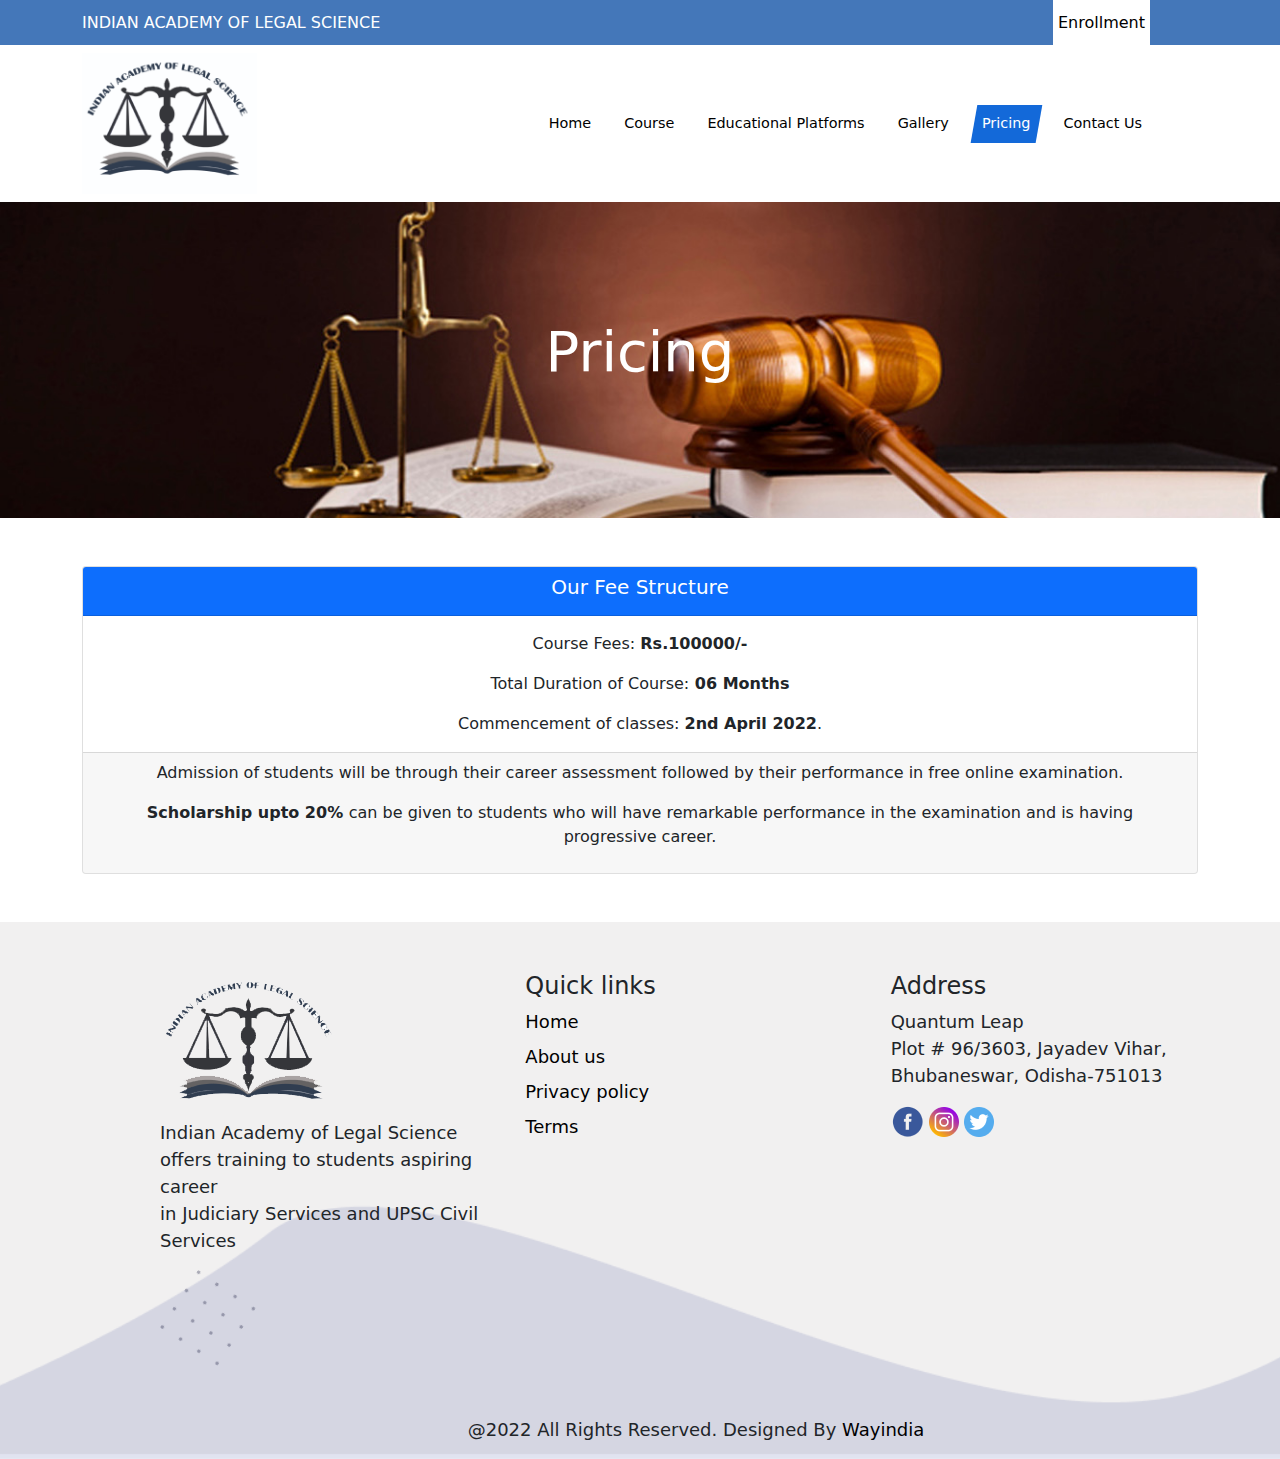
<file: pricing.html>
<!doctype html>
<html lang="en">

<head>
  <!-- Required meta tags -->
  <meta charset="utf-8">
  <meta name="viewport" content="width=device-width, initial-scale=1">

  <link href="style.css" rel="stylesheet">
  <!-- Bootstrap CSS -->
  <link href="bootstrap/bootstrap.css" rel="stylesheet">
  <!-- <link href="font-awesome/font-awesome.min.css" rel="stylesheet">-->
  <link href="https://stackpath.bootstrapcdn.com/font-awesome/4.7.0/css/font-awesome.min.css" rel="stylesheet">
  <link type="text/css" rel="stylesheet" href="css/lightgallery-bundle.min.css" />

  <title>INDIAN ACADEMY OF LEGAL SCIENCE</title>
</head>

<body>
  <nav class=" bg-light " id="top_nav">
    <div class="container d-flex flex-wrap">
      <p class="nav me-auto" id="name">
        INDIAN ACADEMY OF LEGAL SCIENCE
      </p>
      <button type="button" class="enroll me-5">Enrollment</button>

    </div>
  </nav>
  <header>
    <nav class="navbar navbar-expand-md navbar-white bg-white" aria-label="Third navbar example">
      <div class="container">
        <a href="index.html"> <img class="logo" src="img/logo.png"></a>
        <button class="navbar-toggler collapsed" type="button" data-bs-toggle="collapse"
          data-bs-target="#navbarsExample03" aria-controls="navbarsExample03" aria-expanded="false"
          aria-label="Toggle navigation">
          <svg xmlns="http://www.w3.org/2000/svg" width="50" height="50" fill="currentColor" class="bi bi-list"
            viewBox="0 0 16 16">
            <path fill-rule="evenodd"
              d="M2.5 12a.5.5 0 0 1 .5-.5h10a.5.5 0 0 1 0 1H3a.5.5 0 0 1-.5-.5zm0-4a.5.5 0 0 1 .5-.5h10a.5.5 0 0 1 0 1H3a.5.5 0 0 1-.5-.5zm0-4a.5.5 0 0 1 .5-.5h10a.5.5 0 0 1 0 1H3a.5.5 0 0 1-.5-.5z">
            </path>
          </svg>
        </button>

        <div class="navbar-collapse collapse" id="navbarsExample03">
          <ul class="navbar-nav ms-auto gap-5 px-5 main-menu" id="nav">

            <li class="nav-item">
              <a class="nav-link " aria-current="page" href="index.html">Home</a>
            </li>
            <li class="nav-item">
              <a class="nav-link " aria-current="page" href="course.html">Course</a>
            </li>
            <li class="nav-item">
              <a class="nav-link " aria-current="page" href="educational_platform.html">Educational Platforms</a>
            </li>
            <li class="nav-item">
              <a class="nav-link" aria-current="page" href="gallery.html">Gallery</a>
            </li>
            <li class="nav-item active">
              <a class="nav-link " aria-current="page" href="/">Pricing</a>
            </li>
            <li class="nav-item">
              <a class="nav-link " aria-current="page" href="contact_us.html">Contact Us</a>
            </li>
          </ul>
        </div>
      </div>
    </nav>
  </header>
  <div class="main_course text-center">
    <header>
       <div class="pricing-header p-3 pb-md-4 mx-auto text-center">
        <h1 class="display-4 fw-normal">Pricing</h1>
      </div>
    </header>
   </div>
<div class="container">
          <div class="card text-center mt-5 mb-5">
            <div class="card-header text-white bg-primary">
             <h5>Our Fee Structure</h5>
            </div>
            <div class="card-body">
              <p class="card-text">Course Fees: <b>Rs.100000/-</b></p>
              <p class="card-text">Total Duration of Course:<b> 06 Months</b></p>
              <p class="card-text text-center">Commencement of classes: <b>2nd April 2022</b>.</p>
            </div>
            <div class="card-footer">
             <p> Admission of students will be through their career assessment followed by their performance in free online examination.</p>
             <p> <b> Scholarship upto 20% </b>can be given to students who will have remarkable performance in the examination and is having progressive career.</p>
            </div>
          </div>
</div>

  <div class="footer">

    <div class="row px-5 box" id="footer">
      <div class="col-md-4 footer_box">
        <img src="img/logo1.png">
        <p>Indian Academy of Legal Science<br>
          offers training to students aspiring career<br> in Judiciary Services and UPSC Civil Services </p>
        <img src="img/pic5.png">
      </div>
      <div class="col-md-4 footer_box">
        <h4>Quick links</h4>
        <ul class="list-unstyled">
          <li class="mb-2"><a href="/">Home</a></li>
          <li class="mb-2"><a href="/">About us</a></li>
          <li class="mb-2"><a href="/">Privacy policy</a></li>
          <li class="mb-2"><a href="/">Terms</a></li>
        </ul>
      </div>
      <div class="col-md-4 footer_box">
        <h4>Address</h4>
        <p>Quantum Leap<br>
          Plot # 96/3603,
          Jayadev Vihar,<br>
          Bhubaneswar,
          Odisha-751013
        </p>

        <img src="img/fb.png">

        <img src="img/insta.png">

        <img src="img/twit.png">

      </div>
    </div>
    <div class="row px-5 box text-center" id="footer_end">
      <p>@2022 All Rights Reserved. Designed By<a href="https://www.wayindia.com/"> Wayindia</a></p>
    </div>
  </div>



  <!-- Option 1: Bootstrap Bundle with Popper -->
  <script src="bootstrap/bootstrap.js"></script>
  <script src="js/jquery.min.js"></script>
  <script src="js/lightgallery.min.js"></script>

  <!-- lightgallery plugins -->
  <!-- <script src="js/lg-thumbnail.min.js"></script> -->
  <script src="js/lg-video.min.js"></script>

  <script type="text/javascript">
    $(function () {
      lightGallery(document.getElementById('lightgallery'), {
        plugins: [lgVideo],
        speed: 500,
      });

    })
  </script>
</body>

</html>
</file>
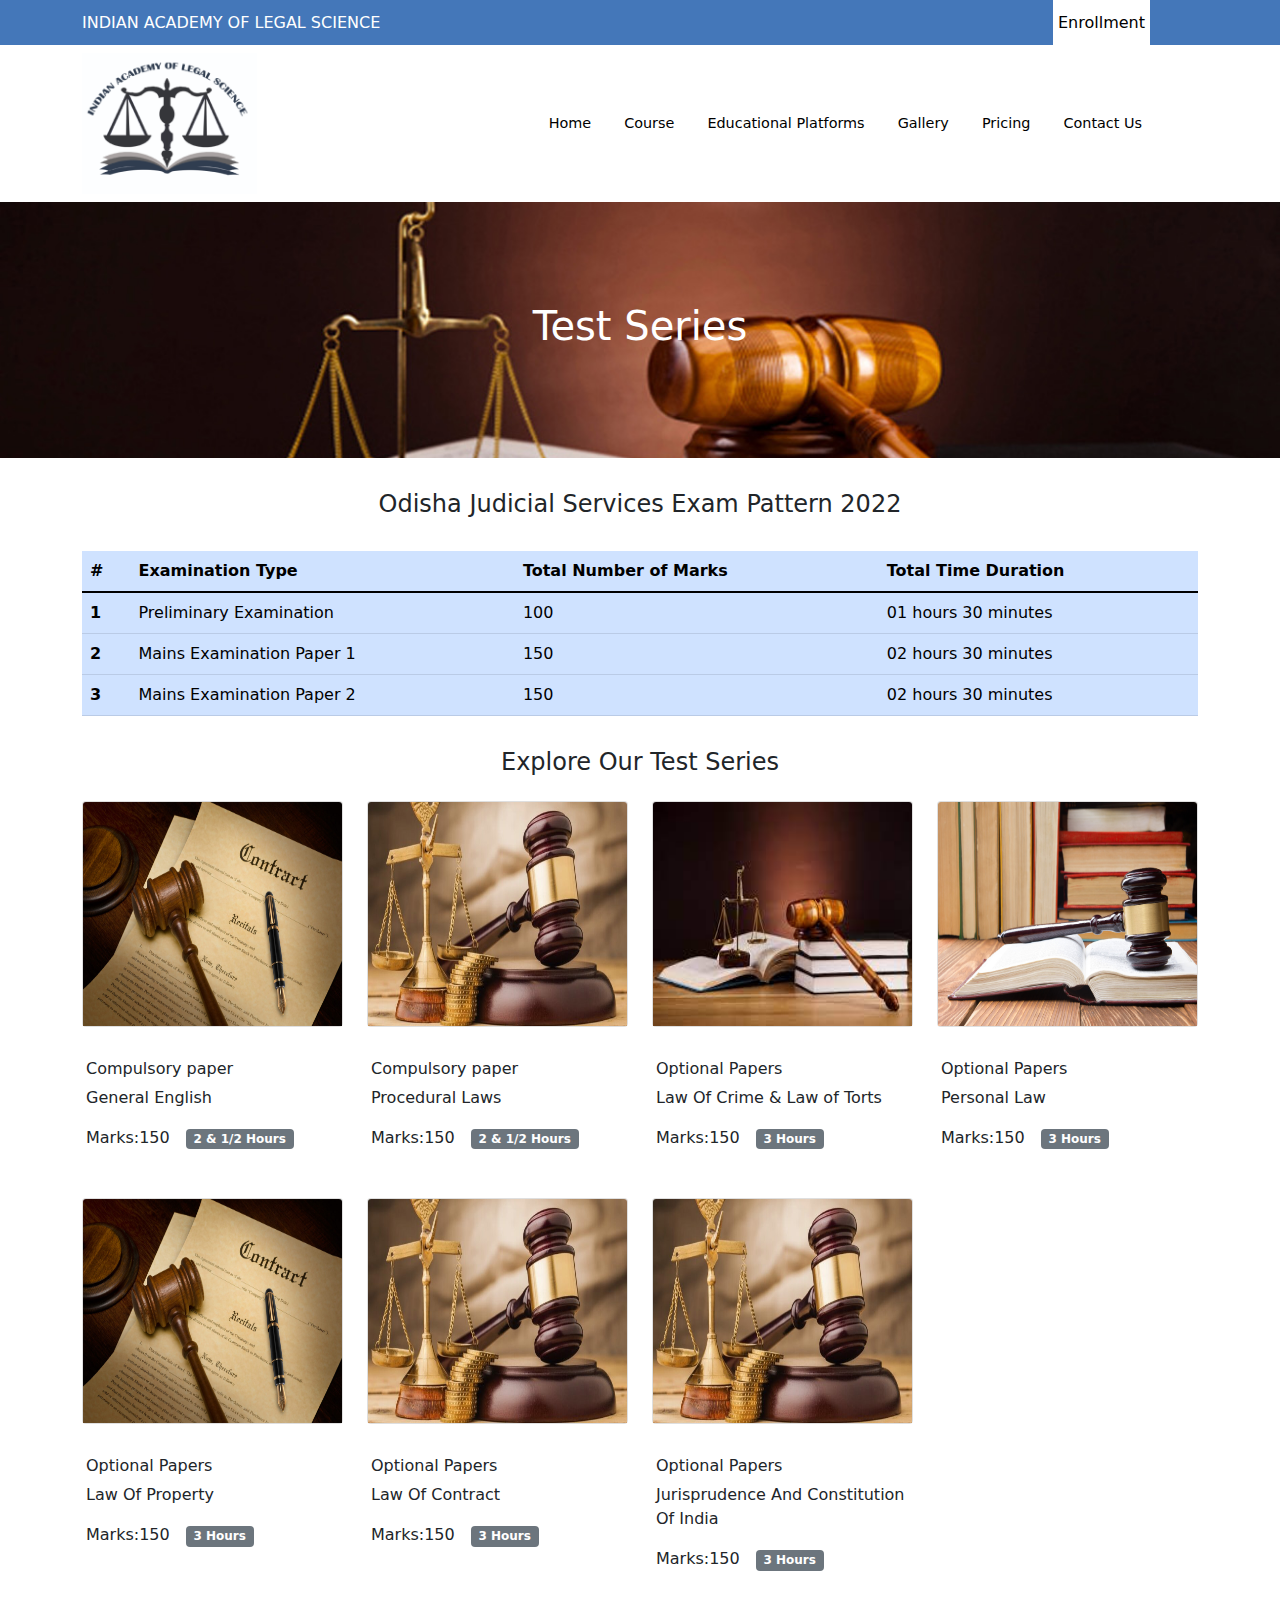
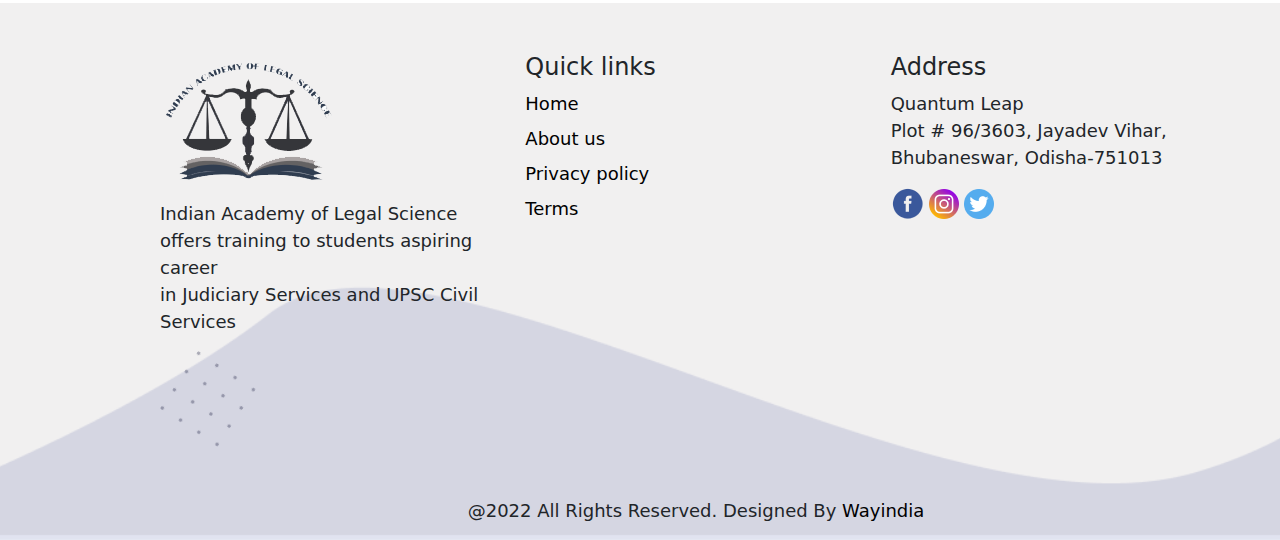
<file: testseries.html>
<!doctype html>
<html lang="en">

<head>
  <!-- Required meta tags -->
  <meta charset="utf-8">
  <meta name="viewport" content="width=device-width, initial-scale=1">

  <link href="style.css" rel="stylesheet">
  <!-- Bootstrap CSS -->
  <link href="bootstrap/bootstrap.css" rel="stylesheet">
  <!-- <link href="font-awesome/font-awesome.min.css" rel="stylesheet">-->
  <link href="https://stackpath.bootstrapcdn.com/font-awesome/4.7.0/css/font-awesome.min.css" rel="stylesheet">
  <link type="text/css" rel="stylesheet" href="css/lightgallery-bundle.min.css" />

  <title>INDIAN ACADEMY OF LEGAL SCIENCE</title>
  <link rel="icon" type="image/x-icon" href="/img/logo.png">
</head>

<body>
  <nav class="bg-light" id="top_nav">
    <div class="container d-flex flex-wrap">
      <p class="nav me-auto" id="name">
        INDIAN ACADEMY OF LEGAL SCIENCE
      </p>
      <button type="button" class="enroll me-5">Enrollment</button>

    </div>
  </nav>
  <header>
    <nav class="navbar navbar-expand-md navbar-white bg-white" aria-label="Third navbar example">
      <div class="container">
        <a href="index.html"> <img class="logo" src="img/logo.png"></a>
        <button class="navbar-toggler collapsed" type="button" data-bs-toggle="collapse"
          data-bs-target="#navbarsExample03" aria-controls="navbarsExample03" aria-expanded="false"
          aria-label="Toggle navigation">
          <svg xmlns="http://www.w3.org/2000/svg" width="50" height="50" fill="currentColor" class="bi bi-list"
            viewBox="0 0 16 16">
            <path fill-rule="evenodd"
              d="M2.5 12a.5.5 0 0 1 .5-.5h10a.5.5 0 0 1 0 1H3a.5.5 0 0 1-.5-.5zm0-4a.5.5 0 0 1 .5-.5h10a.5.5 0 0 1 0 1H3a.5.5 0 0 1-.5-.5zm0-4a.5.5 0 0 1 .5-.5h10a.5.5 0 0 1 0 1H3a.5.5 0 0 1-.5-.5z">
            </path>
          </svg>
        </button>

        <div class="navbar-collapse collapse" id="navbarsExample03">
          <ul class="navbar-nav ms-auto gap-5 px-5 main-menu" id="nav">

            <li class="nav-item">
              <a class="nav-link " aria-current="page" href="index.html">Home</a>
            </li>
            <li class="nav-item">
              <a class="nav-link " aria-current="page" href="course.html">Course</a>
            </li>
            <li class="nav-item">
              <a class="nav-link " aria-current="page" href="educational_platform.html">Educational Platforms</a>
            </li>
            <li class="nav-item">
              <a class="nav-link" aria-current="page" href="gallery.html">Gallery</a>
            </li>
            <li class="nav-item">
              <a class="nav-link " aria-current="page" href="pricing.html">Pricing</a>
            </li>
            <li class="nav-item">
              <a class="nav-link " aria-current="page" href="contact_us.html">Contact Us</a>
            </li>
          </ul>
        </div>
      </div>
    </nav>
  </header>
  <div class="main_course text-center">
    <h1>Test Series</h1>
   </div>
   <div class="container pt-3">
    <div class="row text centre pt-3 mb-4">
      <h4>Odisha Judicial Services Exam Pattern 2022</h4>
     </div>
    <table class="table table-primary">
      <thead>
        <tr>
          <th scope="col">#</th>
          <th scope="col">Examination Type</th>
          <th scope="col">Total Number of Marks</th>
          <th scope="col">Total Time Duration</th>
        </tr>
      </thead>
      <tbody>
        <tr>
          <th scope="row">1</th>
          <td>Preliminary Examination</td>
          <td>100</td>
          <td>01 hours 30 minutes</td>
        </tr>
        <tr>
          <th scope="row">2</th>
          <td>Mains Examination Paper 1</td>
          <td>150</td>
          <td>02 hours 30 minutes</td>
        </tr>
        <tr>
          <th scope="row">3</th>
          <td>Mains Examination Paper 2</td>
          <td>150</td>
          <td>02 hours 30 minutes</td>
          
        </tr>
      </tbody>
    </table>
  </div>
  <div class="container">
    <div class="row text centre pt-3">
      <h4>Explore Our Test Series </h4>
     </div>
   <div class="row mt-3">
     <div class="col-md-3">
     <div class="card tutor">
       <img src="img/c1.jpg" class="card-img-top" id="tutor_img" alt="...">
     </div>
     <div class="row pt-3">
       <div class="card-body">
       <h6>Compulsory paper</h6>
       <p>General English</p>
       <p>Marks:150<span class="badge bg-secondary ms-3">2 & 1/2 Hours</span></p>
       </div>
    </div>
     </div>
     <div class="col-md-3">
       <div class="card tutor" >
         <img src="img/c2.jpg" class="card-img-top" id="tutor_img" alt="...">
       </div>
       <div class="row pt-3">
        <div class="card-body">
        <h6>Compulsory paper</h6>
        <p>Procedural Laws</p>
        <p>Marks:150<span class="badge bg-secondary ms-3">2 & 1/2 Hours</span></p>
        </div>
     </div>
     </div>
     <div class="col-md-3">
       <div class="card tutor" >
         <img src="img/c3.jpg" class="card-img-top" id="tutor_img" alt="...">
       </div>
       <div class="row pt-3">
        <div class="card-body">
        <h6>Optional Papers</h6>
        <p>Law Of Crime & Law of Torts</p>
        <p>Marks:150<span class="badge bg-secondary ms-3">3 Hours</span></p>
        </div>
     </div>
     </div>
     <div class="col-md-3">
       <div class="card tutor">
         <img src="img/c4.jpg" class="card-img-top" id="tutor_img" alt="...">
       </div>
       <div class="row pt-3">
        <div class="card-body">
        <h6>Optional Papers</h6>
        <p>Personal Law</p>
        <p>Marks:150<span class="badge bg-secondary ms-3">3 Hours</span></p>
        </div>
     </div>
     </div>
   </div>
   <div class="row mt-3 ">
     
     <div class="col-md-3">
     <div class="card tutor">
       <img src="img/c1.jpg" class="card-img-top" id="tutor_img" alt="...">
     </div>
     <div class="row pt-3">
      <div class="card-body">
      <h6>Optional Papers</h6>
      <p>Law Of Property</p>
      <p>Marks:150<span class="badge bg-secondary ms-3">3 Hours</span></p>
      </div>
   </div>
     </div>
     <div class="col-md-3">
       <div class="card tutor">
         <img src="img/c2.jpg" class="card-img-top" id="tutor_img" alt="...">
       </div>
       <div class="row pt-3">
        <div class="card-body">
        <h6>Optional Papers</h6>
        <p>Law Of Contract</p>
        <p>Marks:150<span class="badge bg-secondary ms-3">3 Hours</span></p>
        </div>
     </div>
     </div>
     <div class="col-md-3">
      <div class="card tutor">
        <img src="img/c2.jpg" class="card-img-top" id="tutor_img" alt="...">
      </div>
      <div class="row pt-3">
        <div class="card-body">
        <h6>Optional Papers</h6>
        <p>Jurisprudence And Constitution Of India</p>
        <p>Marks:150<span class="badge bg-secondary ms-3">3 Hours</span></p>
        </div>
     </div>
    </div>
   </div>
 </div>
 <!--
  <div class="dates text-center">
    <h3>Important Dates</h3>
    <table class="table table-dark table-striped mt-5">
      <thead>
        <tr>
          <th scope="col">Sl. No</th>
          <th scope="col">Dates</th>
          <th scope="col">Particulars</th>
        </tr>
      </thead>
      <tbody>
        <tr>
          <th scope="row">1</th>
          <td>May 26, 2022 (Thursday)</td>
          <td>Counselling dates</td>
        </tr>
        <tr>
          <th scope="row">2</th>
          <td>May 26, 2022 (Thursday)</td>
          <td>Counselling dates</td>
        </tr>
        <tr>
          <th scope="row">3</th>
          <td>May 26, 2022 (Thursday)</td>
          <td>Counselling dates</td>
        </tr>
        <tr>
          <th scope="row">3</th>
          <td>May 26, 2022 (Thursday)</td>
          <td>Counselling dates</td>
        </tr>
      </tbody>
    </table>
   
  </div>-->

  <div class="footer">

    <div class="row px-5 box" id="footer">
      <div class="col-md-4 footer_box">
        <img src="img/logo1.png">
        <p>Indian Academy of Legal Science<br>
          offers training to students aspiring career<br> in Judiciary Services and UPSC Civil Services </p>
        <img src="img/pic5.png">
      </div>
      <div class="col-md-4 footer_box">
        <h4>Quick links</h4>
        <ul class="list-unstyled">
          <li class="mb-2"><a href="/">Home</a></li>
          <li class="mb-2"><a href="/">About us</a></li>
          <li class="mb-2"><a href="/">Privacy policy</a></li>
          <li class="mb-2"><a href="/">Terms</a></li>
        </ul>
      </div>
      <div class="col-md-4 footer_box">
        <h4>Address</h4>
        <p>Quantum Leap<br>
          Plot # 96/3603,
          Jayadev Vihar,<br>
          Bhubaneswar,
          Odisha-751013
        </p>

        <img src="img/fb.png">

        <img src="img/insta.png">

        <img src="img/twit.png">

      </div>
    </div>
    <div class="row px-5 box text-center" id="footer_end">
      <p>@2022 All Rights Reserved. Designed By<a href="https://www.wayindia.com/"> Wayindia</a></p>
    </div>
  </div>



  <!-- Option 1: Bootstrap Bundle with Popper -->
  <script src="bootstrap/bootstrap.js"></script>
  <script src="js/jquery.min.js"></script>
  <script src="js/lightgallery.min.js"></script>

  <!-- lightgallery plugins -->
  <!-- <script src="js/lg-thumbnail.min.js"></script> -->
  <script src="js/lg-video.min.js"></script>

  <script type="text/javascript">
    $(function () {
      lightGallery(document.getElementById('lightgallery'), {
        plugins: [lgVideo],
        speed: 500,
      });

    })
  </script>
  <script>
    function myFunction(){
      document.getElementById("dot1").style.color = "green";
    }
    function myFunction(){
      document.getElementById("dot2").style.color = "red";
    }
  </script>
</body>

</html>
</file>
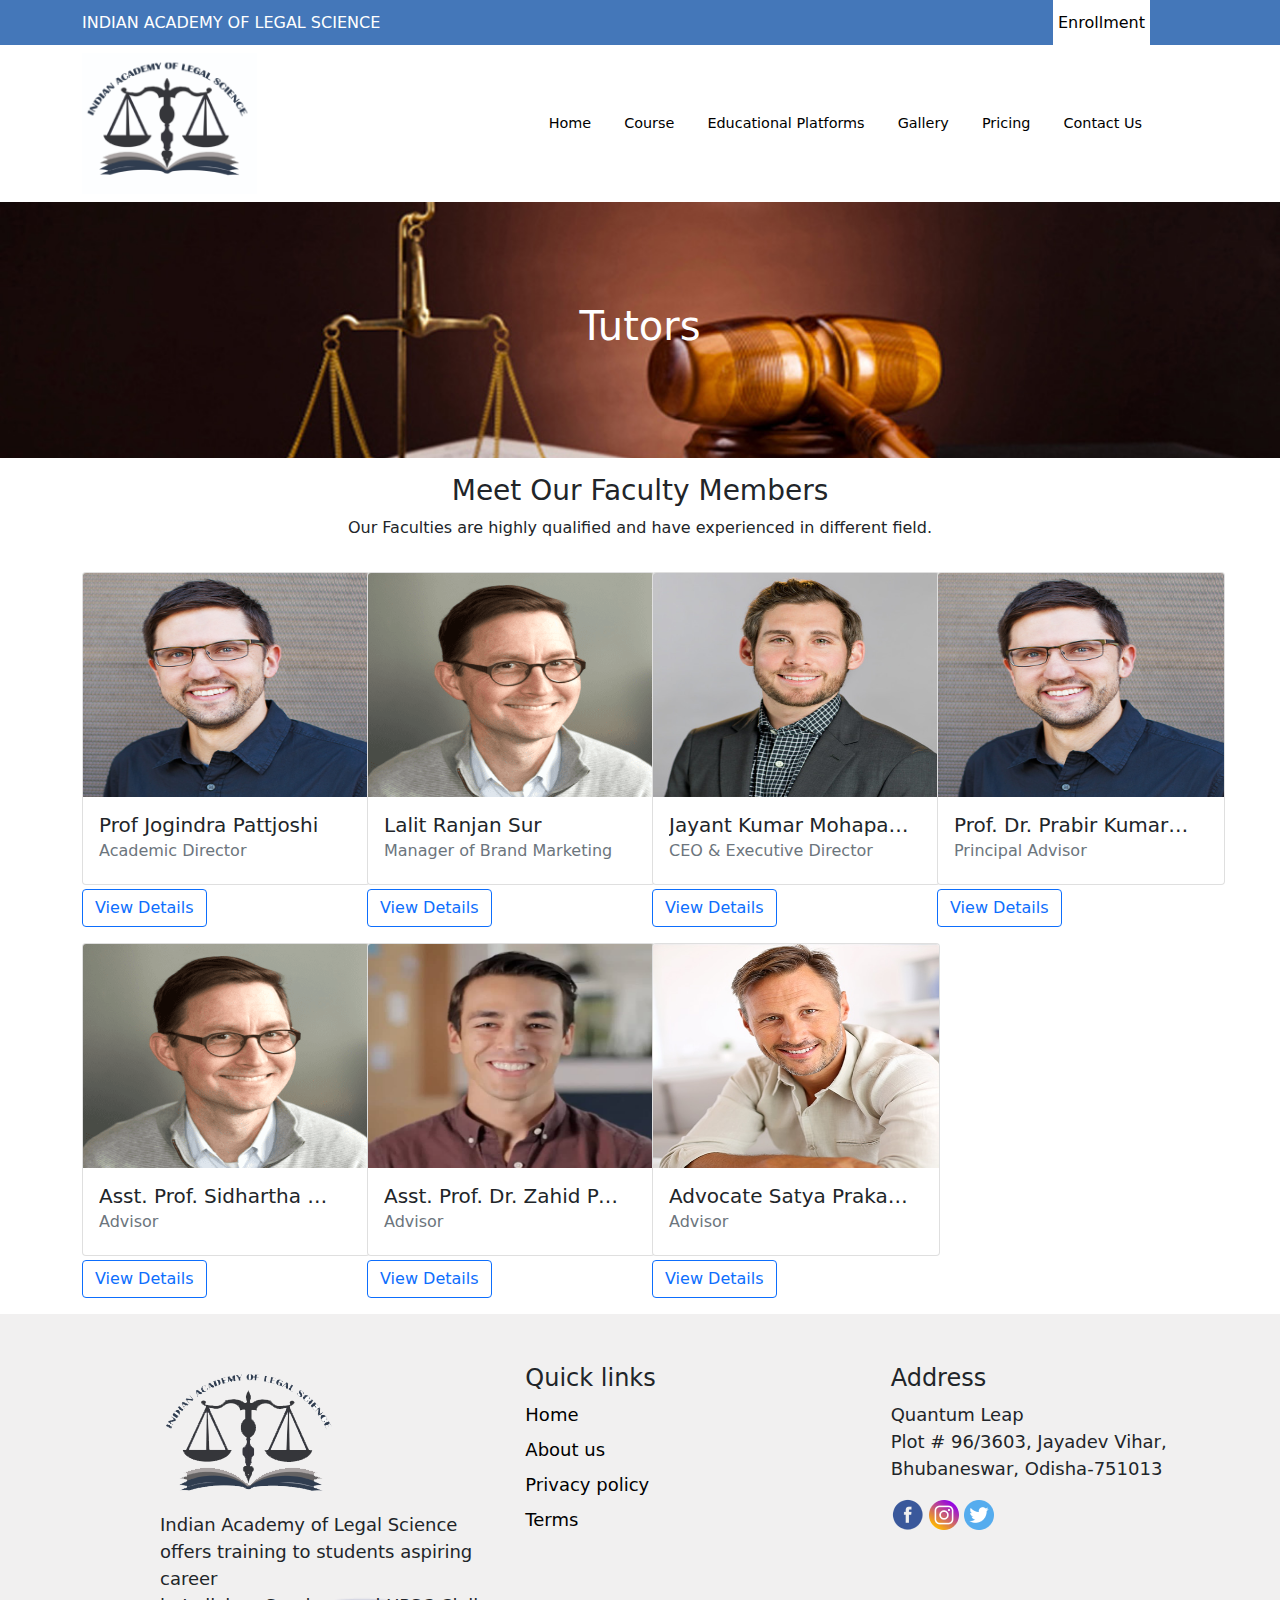
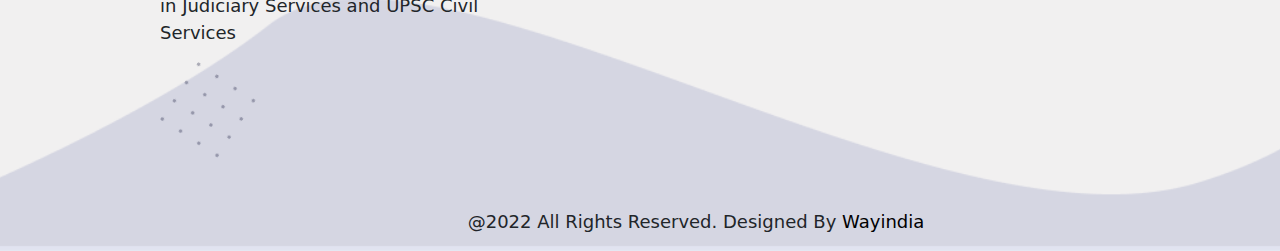
<file: tutor.html>
<!doctype html>
<html lang="en">

<head>
  <!-- Required meta tags -->
  <meta charset="utf-8">
  <meta name="viewport" content="width=device-width, initial-scale=1">

  <link href="style.css" rel="stylesheet">
  <!-- Bootstrap CSS -->
  <link href="bootstrap/bootstrap.css" rel="stylesheet">
  <!-- <link href="font-awesome/font-awesome.min.css" rel="stylesheet">-->
 <link href="https://stackpath.bootstrapcdn.com/font-awesome/4.7.0/css/font-awesome.min.css" rel="stylesheet">
  <link type="text/css" rel="stylesheet" href="css/lightgallery-bundle.min.css" />

  <title>INDIAN ACADEMY OF LEGAL SCIENCE</title>
  <link rel="icon" type="image/x-icon" href="/img/logo.png">
</head>

<body>
  <nav class=" bg-light" id="top_nav">
    <div class="container d-flex flex-wrap">
      <p class="nav me-auto" id="name">
        INDIAN ACADEMY OF LEGAL SCIENCE
      </p>
      <button type="button" class="enroll me-5">Enrollment</button>

    </div>
  </nav>
  <header>
    <nav class="navbar navbar-expand-md navbar-white bg-white" aria-label="Third navbar example">
      <div class="container">
       <a href="index.html"> <img class="logo" src="img/logo.png"></a>
        <button class="navbar-toggler collapsed" type="button" data-bs-toggle="collapse"
          data-bs-target="#navbarsExample03" aria-controls="navbarsExample03" aria-expanded="false"
          aria-label="Toggle navigation">
          <svg xmlns="http://www.w3.org/2000/svg" width="50" height="50" fill="currentColor" class="bi bi-list"
            viewBox="0 0 16 16">
            <path fill-rule="evenodd"
              d="M2.5 12a.5.5 0 0 1 .5-.5h10a.5.5 0 0 1 0 1H3a.5.5 0 0 1-.5-.5zm0-4a.5.5 0 0 1 .5-.5h10a.5.5 0 0 1 0 1H3a.5.5 0 0 1-.5-.5zm0-4a.5.5 0 0 1 .5-.5h10a.5.5 0 0 1 0 1H3a.5.5 0 0 1-.5-.5z">
            </path>
          </svg>
        </button>

        <div class="navbar-collapse collapse" id="navbarsExample03">
          <ul class="navbar-nav ms-auto gap-5 px-5 main-menu" id="nav">
            <!-- 
            <li class="nav-item dropdown active">
              Example single danger button 
            <li class="nav-item dropdown">
              <a class="nav-link dropdown-toggle" href="index.html" id="dropdown04" data-bs-toggle="dropdown"
                aria-expanded="false">Course</a>
              <ul class="dropdown-menu" aria-labelledby="dropdown04">
                <li><a class="dropdown-item" href="link1.html">Action</a></li>
                <li><a class="dropdown-item" href="link2.html">Another action</a></li>
                <li><a class="dropdown-item" href="link3.html">Something else here</a></li>
              </ul>
            </li>
            </li>-->
            <li class="nav-item">
              <a class="nav-link " aria-current="page" href="index.html">Home</a>
            </li>
            <li class="nav-item">
              <a class="nav-link " aria-current="page" href="course.html">Course</a>
            </li>
            <li class="nav-item">
              <a class="nav-link " aria-current="page" href="educational_platform.html">Educational Platforms</a>
            </li>
            <li class="nav-item">
              <a class="nav-link" aria-current="page" href="gallery.html">Gallery</a>
            </li>
            <li class="nav-item">
              <a class="nav-link " aria-current="page" href="pricing.html">Pricing</a>
            </li>
            <li class="nav-item">
              <a class="nav-link " aria-current="page" href="contact_us.html">Contact Us</a>
            </li>
          </ul>
        </div>
      </div>
    </nav>
  </header>
  <div class="main_course text-center">
    <h1>Tutors</h1>
   </div>
  <div class="container">
    <div class="row text-center pt-3">
      <h3>Meet Our Faculty Members</h3>
      <p>Our Faculties are highly qualified and have experienced in different field.</p>

    </div>
    <div class="row mt-3 mb-3 ">
      <div class="col-md-3">
        <div class="card tutor"  style="width: 18rem;">
          <img src="img/people4.jpg" class="card-img-top" id="tutor_img" alt="...">
          <div class="card-body">
            <h5 class="card-title">Prof Jogindra Pattjoshi</h5>
            <h6 class="card-subtitle mb-2 text-muted">Academic Director</h6>
          <!-- <a href="#" class="btn btn-primary">Learn Now</a>--> 
          </div>
        </div>
       
          <!-- Button trigger modal -->
<button type="button" class="btn btn-outline-primary mt-1" data-bs-toggle="modal" data-bs-target="#exampleModal">
  View Details
</button>

<!-- Modal -->
<div class="modal fade" id="exampleModal" tabindex="-1" aria-labelledby="exampleModalLabel" aria-hidden="true">
  <div class="modal-dialog modal-xl">
    <div class="modal-content">
      <div class="modal-header">
        <h5 class="modal-title" id="exampleModalLabel">About</h5>
        <button type="button" class="btn-close" data-bs-dismiss="modal" aria-label="Close"></button>
      </div>
      <div class="modal-body">
       <p><b> Prof. Jogindra Patjoshi</b> is the Academic Director of Indian Academy for Legal Science. He brings to the role a diverse background as an effective litigator, educator, examiner, public advocate, and communicator, and is widely recognized for his successful work as a Life member of Indian law Institute and Indian society of criminology. He has extensive experience in civil litigation, and in employment, education, nonprofit, and Advisor to NGOs.
Prof. Patjoshi did LLB from prestigious Delhi University, LLM from Utkal University and is having immense teaching experience as a professor in Sambalpur University.</p>
        <p>His work experience in various capacities as:</p>
        <ul>
          <li>Professional experience as advocate   1980-85</li>
          <li>Lecturer L.R law college Sambalpur 1985-march 86</li>
          <li>Lecture P.G Dept of Law Sambalpur University 1986 -2009 </li>
          <li>Reader P.G Dept of Law S.U 2009 -2012 </li>
          <li>Subjects of Teaching –criminal law commercial law Law and social Transformation  </li>
          <li>Retired in May 2012 </li>
          <li>Extra Dept Teaching  experience  in Sambalpur university  </li>
          <li>Retired in May 2012 </li>
          <li>Extra Dept Teaching  experience  in Sambalpur university  </li>
          <li>Dept of MBA –corporate Law, Business law, Labour Law </li>
          <li>Dept of Economics –MFC    Business law </li>
          <li>Dept of Chemistry ;Chemical laws </li>
          <li>Dept of Library and Information Science Intellectual property Laws Information Technology </li>
          <li>No of national  seminars attended 15 </li>
          <li>Refresher courses of UGC Environmental laws. Political Science, Journalism ,English, social work Economics  Human Rights </li>
          <li>Resource person –Orissa State Protection of Child Rights Orissa  state child Rights Commission ,Odisha Judicial Academy  </li>
          <li>Question Setter for UPSC , OPSC LLM LLB BA (Law) </li>
          <li>Examiner –O J S Dist Judge, P.P, APP conducted by Odisha High court & OPSC </li>
          <li>Position held in University –Coordinator NSS Suptd of Hostels Asst Director Distance Education Cell </li>
          <li>Member of Affiliation committee for Law and other colleges under Sambalpur University  Vice President SUTA  coordinator for Youth parliament  </li>
          <li>Member of societies ---Life member Indian law Institute and Indian society of criminology   </li>
          <li>Occupation After Retirement   </li>
          <li>Member of child welfare committee Sambalpur -2013-2018  </li>
          <li>Teaching in L.R Law College LLB and labour and personnel Management G.M College corporate Law Dept of Environmental science Sambalpur University environmental Laws  </li>
    
        </ul> 
      </div>
      <div class="modal-footer">
        <button type="button" class="btn btn-secondary" data-bs-dismiss="modal">Close</button>
      </div>
    </div>
  </div>
</div>

      </div>
      <div class="col-md-3">
        <div class="card tutor"  style="width: 18rem;">
          <img src="img/people5.png" class="card-img-top" id="tutor_img" alt="...">
          <div class="card-body">
            <h5 class="card-title">Lalit Ranjan Sur</h5>
            <h6 class="card-subtitle mb-2 text-muted">Manager of Brand Marketing</h6>
          <!-- <a href="#" class="btn btn-primary">Learn Now</a>--> 
          </div>
        </div>
       
          <!-- Button trigger modal -->
<button type="button" class="btn btn-outline-primary mt-1" data-bs-toggle="modal" data-bs-target="#exampleModal2">
  View Details
</button>

<!-- Modal -->
<div class="modal fade" id="exampleModal2" tabindex="-1" aria-labelledby="exampleModalLabel" aria-hidden="true">
  <div class="modal-dialog modal-xl">
    <div class="modal-content">
      <div class="modal-header">
        <h5 class="modal-title" id="exampleModalLabel">About</h5>
        <button type="button" class="btn-close" data-bs-dismiss="modal" aria-label="Close"></button>
      </div>
      <div class="modal-body">
      <p><b>Lalit Ranjan Sur</b> is a young manager of brand marketing, with experience managing diverse teams and several campaigns. His background in brand strategy, visual design, and account management inform his mindful but competitive approach.
        Lalit is fueled by his passion for understanding the nuances of cross-cultural advertising. He considers himself a ‘forever student,’ eager to both build on his academic foundations and stay in tune with the latest marketing strategies through continued coursework.
       </p>
      <p>Lalit's hunger for knowledge and determination to turn information into action has contributed to his most recent success at ICICI Bank Ltd. and DRIEMS Group of Institutions where he vastly improved the productivity of his team by implementing strategic project management methods and ensuring a work-life balance for his department.
      </p>
      <p>Mr Lalit Ranjan is BTech in Civil Engineering from BPUT and has completed his MBA from XIMB, Bhubaneswar. He believes mindfulness in the workplace is key to success - a tenet he lives out through his interests. </p>
       
      </div>
      <div class="modal-footer">
        <button type="button" class="btn btn-secondary" data-bs-dismiss="modal">Close</button>
      </div>
    </div>
  </div>
</div>

      </div>
      <div class="col-md-3">
        <div class="card tutor"  style="width: 18rem;">
          <img src="img/people3.jpeg" class="card-img-top" id="tutor_img" alt="...">
          <div class="card-body">
            <h5 class="card-title">Jayant Kumar Mohapatra </h5>
            <h6 class="card-subtitle mb-2 text-muted">CEO & Executive Director</h6>
          <!-- <a href="#" class="btn btn-primary">Learn Now</a>--> 
          </div>
        </div>
       
          <!-- Button trigger modal -->
<button type="button" class="btn btn-outline-primary mt-1" data-bs-toggle="modal" data-bs-target="#exampleModal3">
  View Details
</button>

<!-- Modal -->
<div class="modal fade" id="exampleModal3" tabindex="-1" aria-labelledby="exampleModalLabel" aria-hidden="true">
  <div class="modal-dialog modal-xl">
    <div class="modal-content">
      <div class="modal-header">
        <h5 class="modal-title" id="exampleModalLabel">About</h5>
        <button type="button" class="btn-close" data-bs-dismiss="modal" aria-label="Close"></button>
      </div>
      <div class="modal-body">
       <p><b>Jayant Kumar Mohapatra</b> is the Chief Executive Officer and Executive Director of Qleap Innovations Private Limited, responsible for overall operations, as well as due diligence within target business segments. He leads a world-class team of professionals who empower organizations by delivering trust, integrity and control to their business critical information and applications and has been instrumental in giving a new vibrancy to promote the innovation and entrepreneurial acumen among a wide section of entrepreneurs ranging from simple rural industries to high end technological enterprises. </p>
       <p>His two decades long association with the Government (Indian Air Force) has coincided with the beginning of economic liberalization initiatives. With his untiring efforts and personal initiatives, Mr. Mohapatra has made the innovation and entrepreneurship programme during his service career a much sought after programme by the individual entrepreneurs as well as by the industry and technological circles.
        Mr. Mohapatra holds a Bachelor of Science degree in Computer Science from Madurai Kamraj University, Management in Finance & HR from IIMA, LLB from Utkal University and has registered as an Advocate in Odisha State Bar Council.
        </p>
      </div>
      <div class="modal-footer">
        <button type="button" class="btn btn-secondary" data-bs-dismiss="modal">Close</button>
      </div>
    </div>
  </div>
</div>

      </div>
      <div class="col-md-3">
        <div class="card tutor"  style="width: 18rem;">
          <img src="img/people4.jpg" class="card-img-top" id="tutor_img" alt="...">
          <div class="card-body">
            <h5 class="card-title">Prof. Dr. Prabir Kumar Pattnaik</h5>
            <h6 class="card-subtitle mb-2 text-muted">Principal Advisor</h6>
          <!-- <a href="#" class="btn btn-primary">Learn Now</a>--> 
          </div>
        </div>
       
          <!-- Button trigger modal -->
<button type="button" class="btn btn-outline-primary mt-1" data-bs-toggle="modal" data-bs-target="#exampleModal">
  View Details
</button>

<!-- Modal -->
<div class="modal fade" id="exampleModal" tabindex="-1" aria-labelledby="exampleModalLabel" aria-hidden="true">
  <div class="modal-dialog modal-xl">
    <div class="modal-content">
      <div class="modal-header">
        <h5 class="modal-title" id="exampleModalLabel">About</h5>
        <button type="button" class="btn-close" data-bs-dismiss="modal" aria-label="Close"></button>
      </div>
      <div class="modal-body">
       <p><b> Prof. Jogindra Patjoshi</b> is the Academic Director of Indian Academy for Legal Science. He brings to the role a diverse background as an effective litigator, educator, examiner, public advocate, and communicator, and is widely recognized for his successful work as a Life member of Indian law Institute and Indian society of criminology. He has extensive experience in civil litigation, and in employment, education, nonprofit, and Advisor to NGOs.
Prof. Patjoshi did LLB from prestigious Delhi University, LLM from Utkal University and is having immense teaching experience as a professor in Sambalpur University.</p>
        <p>His work experience in various capacities as:</p>
        <ul>
          <li>Professional experience as advocate   1980-85</li>
          <li>Lecturer L.R law college Sambalpur 1985-march 86</li>
          <li>Lecture P.G Dept of Law Sambalpur University 1986 -2009 </li>
          <li>Reader P.G Dept of Law S.U 2009 -2012 </li>
          <li>Subjects of Teaching –criminal law commercial law Law and social Transformation  </li>
          <li>Retired in May 2012 </li>
          <li>Extra Dept Teaching  experience  in Sambalpur university  </li>
          <li>Retired in May 2012 </li>
          <li>Extra Dept Teaching  experience  in Sambalpur university  </li>
          <li>Dept of MBA –corporate Law, Business law, Labour Law </li>
          <li>Dept of Economics –MFC    Business law </li>
          <li>Dept of Chemistry ;Chemical laws </li>
          <li>Dept of Library and Information Science Intellectual property Laws Information Technology </li>
          <li>No of national  seminars attended 15 </li>
          <li>Refresher courses of UGC Environmental laws. Political Science, Journalism ,English, social work Economics  Human Rights </li>
          <li>Resource person –Orissa State Protection of Child Rights Orissa  state child Rights Commission ,Odisha Judicial Academy  </li>
          <li>Question Setter for UPSC , OPSC LLM LLB BA (Law) </li>
          <li>Examiner –O J S Dist Judge, P.P, APP conducted by Odisha High court & OPSC </li>
          <li>Position held in University –Coordinator NSS Suptd of Hostels Asst Director Distance Education Cell </li>
          <li>Member of Affiliation committee for Law and other colleges under Sambalpur University  Vice President SUTA  coordinator for Youth parliament  </li>
          <li>Member of societies ---Life member Indian law Institute and Indian society of criminology   </li>
          <li>Occupation After Retirement   </li>
          <li>Member of child welfare committee Sambalpur -2013-2018  </li>
          <li>Teaching in L.R Law College LLB and labour and personnel Management G.M College corporate Law Dept of Environmental science Sambalpur University environmental Laws  </li>
    
        </ul> 
      </div>
      <div class="modal-footer">
        <button type="button" class="btn btn-secondary" data-bs-dismiss="modal">Close</button>
      </div>
    </div>
  </div>
</div>

      </div>
  </div>
  <div class="row mt-3 mb-3">
    <div class="col-md-3">
      <div class="card tutor" style="width: 18rem;">
        <img src="img/people5.png" class="card-img-top" id="tutor_img" alt="...">
        <div class="card-body">
          <h5 class="card-title">Asst. Prof. Sidhartha Das</h5>
          <h6 class="card-subtitle mb-2 text-muted">Advisor</h6>
        <!-- <a href="#" class="btn btn-primary">Learn Now</a>-->
        </div>
      </div>
              <!-- Button trigger modal -->
<button type="button" class="btn btn-outline-primary mt-1" data-bs-toggle="modal" data-bs-target="#exampleModal2">
  View Details
</button>

<!-- Modal -->
<div class="modal fade" id="exampleModal2" tabindex="-1" aria-labelledby="exampleModalLabel" aria-hidden="true">
  <div class="modal-dialog modal-xl">
    <div class="modal-content">
      <div class="modal-header">
        <h5 class="modal-title" id="exampleModalLabel">About</h5>
        <button type="button" class="btn-close" data-bs-dismiss="modal" aria-label="Close"></button>
      </div>
      <div class="modal-body">
      <p><b>Lalit Ranjan Sur</b> is a young manager of brand marketing, with experience managing diverse teams and several campaigns. His background in brand strategy, visual design, and account management inform his mindful but competitive approach.
        Lalit is fueled by his passion for understanding the nuances of cross-cultural advertising. He considers himself a ‘forever student,’ eager to both build on his academic foundations and stay in tune with the latest marketing strategies through continued coursework.
       </p>
      <p>Lalit's hunger for knowledge and determination to turn information into action has contributed to his most recent success at ICICI Bank Ltd. and DRIEMS Group of Institutions where he vastly improved the productivity of his team by implementing strategic project management methods and ensuring a work-life balance for his department.
      </p>
      <p>Mr Lalit Ranjan is BTech in Civil Engineering from BPUT and has completed his MBA from XIMB, Bhubaneswar. He believes mindfulness in the workplace is key to success - a tenet he lives out through his interests. </p>
       
      </div>
      <div class="modal-footer">
        <button type="button" class="btn btn-secondary" data-bs-dismiss="modal">Close</button>
      </div>
    </div>
  </div>
</div>
    </div>
    <div class="col-md-3">
        <div class="card tutor" style="width: 18rem;">
          <img src="img/people6.jpg" class="card-img-top" id="tutor_img" alt="...">
          <div class="card-body">
            <h5 class="card-title">Asst. Prof. Dr. Zahid Parwez</h5>
            <h6 class="card-subtitle mb-2 text-muted">Advisor</h6>
          <!--  <a href="#" class="btn btn-primary">Learn Now</a>--> 
          </div>
        </div>
                <!-- Button trigger modal -->
<button type="button" class="btn btn-outline-primary mt-1" data-bs-toggle="modal" data-bs-target="#exampleModal2">
  View Details
</button>

<!-- Modal -->
<div class="modal fade" id="exampleModal2" tabindex="-1" aria-labelledby="exampleModalLabel" aria-hidden="true">
  <div class="modal-dialog modal-xl">
    <div class="modal-content">
      <div class="modal-header">
        <h5 class="modal-title" id="exampleModalLabel">About</h5>
        <button type="button" class="btn-close" data-bs-dismiss="modal" aria-label="Close"></button>
      </div>
      <div class="modal-body">
      <p><b>Lalit Ranjan Sur</b> is a young manager of brand marketing, with experience managing diverse teams and several campaigns. His background in brand strategy, visual design, and account management inform his mindful but competitive approach.
        Lalit is fueled by his passion for understanding the nuances of cross-cultural advertising. He considers himself a ‘forever student,’ eager to both build on his academic foundations and stay in tune with the latest marketing strategies through continued coursework.
       </p>
      <p>Lalit's hunger for knowledge and determination to turn information into action has contributed to his most recent success at ICICI Bank Ltd. and DRIEMS Group of Institutions where he vastly improved the productivity of his team by implementing strategic project management methods and ensuring a work-life balance for his department.
      </p>
      <p>Mr Lalit Ranjan is BTech in Civil Engineering from BPUT and has completed his MBA from XIMB, Bhubaneswar. He believes mindfulness in the workplace is key to success - a tenet he lives out through his interests. </p>
       
      </div>
      <div class="modal-footer">
        <button type="button" class="btn btn-secondary" data-bs-dismiss="modal">Close</button>
      </div>
    </div>
  </div>
</div>
      </div>
      <div class="col-md-3">
        <div class="card tutor"  style="width: 18rem;">
          <img src="img/people7.jpg" class="card-img-top" id="tutor_img" alt="...">
          <div class="card-body">
            <h5 class="card-title">Advocate Satya Prakash Satpathy</h5>
            <h6 class="card-subtitle mb-2 text-muted">Advisor</h6>
           <!-- <a href="#" class="btn btn-primary">Learn Now</a>-->
          </div>
        </div>
                <!-- Button trigger modal -->
<button type="button" class="btn btn-outline-primary mt-1" data-bs-toggle="modal" data-bs-target="#exampleModal2">
  View Details
</button>

<!-- Modal -->
<div class="modal fade" id="exampleModal2" tabindex="-1" aria-labelledby="exampleModalLabel" aria-hidden="true">
  <div class="modal-dialog modal-xl">
    <div class="modal-content">
      <div class="modal-header">
        <h5 class="modal-title" id="exampleModalLabel">About</h5>
        <button type="button" class="btn-close" data-bs-dismiss="modal" aria-label="Close"></button>
      </div>
      <div class="modal-body">
      <p><b>Lalit Ranjan Sur</b> is a young manager of brand marketing, with experience managing diverse teams and several campaigns. His background in brand strategy, visual design, and account management inform his mindful but competitive approach.
        Lalit is fueled by his passion for understanding the nuances of cross-cultural advertising. He considers himself a ‘forever student,’ eager to both build on his academic foundations and stay in tune with the latest marketing strategies through continued coursework.
       </p>
      <p>Lalit's hunger for knowledge and determination to turn information into action has contributed to his most recent success at ICICI Bank Ltd. and DRIEMS Group of Institutions where he vastly improved the productivity of his team by implementing strategic project management methods and ensuring a work-life balance for his department.
      </p>
      <p>Mr Lalit Ranjan is BTech in Civil Engineering from BPUT and has completed his MBA from XIMB, Bhubaneswar. He believes mindfulness in the workplace is key to success - a tenet he lives out through his interests. </p>
       
      </div>
      <div class="modal-footer">
        <button type="button" class="btn btn-secondary" data-bs-dismiss="modal">Close</button>
      </div>
    </div>
  </div>
</div>
      </div>
    
</div>
  </div>
  <!--
  <div class="about text-center">
    <div class="section">
      <h1>About</h1>
      <p>Lorem, ipsum dolor sit amet consectetur adipisicing elit.<br>
         Temporibus dolor laboriosam, debitis quia officiis nulla unde in enim,<br>
         eos vitae illum incidunt. Pariatur, quam ipsam repellendus eius adipisci suscipit sunt!</p>
      <p>Lorem ipsum dolor sit amet consectetur adipisicing elit.<br>
         Amet porro tempore sunt voluptatibus esse vel culpa illo in animi sequi.<br>
         Quaerat quisquam vel eius, dolorem voluptate et amet fuga veniam!</p>
    </div>
    <div class="content" id="collapse_content">
      <div class="accordion" id="accordionExample">
        <div class="accordion-item">
          <h2 class="accordion-header" id="headingOne">
            <button class="accordion-button" type="button" data-bs-toggle="collapse" data-bs-target="#collapseOne" aria-expanded="true" aria-controls="collapseOne">
              Accordion Item #1
            </button>
          </h2>
          <div id="collapseOne" class="accordion-collapse collapse show" aria-labelledby="headingOne" data-bs-parent="#accordionExample">
            <div class="accordion-body">
              Lorem ipsum dolor sit amet consectetur adipisicing elit. Cupiditate consequatur nam a exercitationem earum quo sint architecto laudantium eum iusto! Porro id iure praesentium esse mollitia magni, hic ex nulla.
            </div>
          </div>
        </div>
        <div class="accordion-item">
          <h2 class="accordion-header" id="headingTwo">
            <button class="accordion-button collapsed" type="button" data-bs-toggle="collapse" data-bs-target="#collapseTwo" aria-expanded="false" aria-controls="collapseTwo">
              Accordion Item #2
            </button>
          </h2>
          <div id="collapseTwo" class="accordion-collapse collapse" aria-labelledby="headingTwo" data-bs-parent="#accordionExample">
            <div class="accordion-body">
              Lorem ipsum dolor sit amet consectetur adipisicing elit. Esse eaque expedita non, accusantium beatae modi adipisci, nam fugit facilis excepturi corporis. Vel accusamus sequi cumque. Voluptates quaerat officia facilis molestiae!
            </div>
          </div>
        </div>
        <div class="accordion-item">
          <h2 class="accordion-header" id="headingThree">
            <button class="accordion-button collapsed" type="button" data-bs-toggle="collapse" data-bs-target="#collapseThree" aria-expanded="false" aria-controls="collapseThree">
              Accordion Item #3
            </button>
          </h2>
          <div id="collapseThree" class="accordion-collapse collapse" aria-labelledby="headingThree" data-bs-parent="#accordionExample">
            <div class="accordion-body">
              Lorem ipsum dolor sit amet consectetur, adipisicing elit. Sapiente quas itaque omnis eos laboriosam perferendis obcaecati eaque maxime soluta provident, asperiores vero quod vitae consectetur tempora, modi pariatur nobis repellat.
            </div>
          </div>
        </div>
      </div>
    </div>
  </div>-->

  <div class="footer">

    <div class="row px-5 box" id="footer">
      <div class="col-md-4 footer_box">
        <img src="img/logo1.png">
        <p>Indian Academy of Legal Science<br>
          offers training to students aspiring career<br> in Judiciary Services and UPSC Civil Services </p>
        <img src="img/pic5.png">
      </div>
      <div class="col-md-4 footer_box">
        <h4>Quick links</h4>
        <ul class="list-unstyled">
          <li class="mb-2"><a href="/">Home</a></li>
          <li class="mb-2"><a href="/">About us</a></li>
          <li class="mb-2"><a href="/">Privacy policy</a></li>
          <li class="mb-2"><a href="/">Terms</a></li>
        </ul>
      </div>
      <div class="col-md-4 footer_box">
        <h4>Address</h4>
        <p>Quantum Leap<br>
          Plot # 96/3603,
          Jayadev Vihar,<br>
          Bhubaneswar,
          Odisha-751013
        </p>

        <img src="img/fb.png">

        <img src="img/insta.png">

        <img src="img/twit.png">

      </div>
    </div>
    <div class="row px-5 box text-center" id="footer_end">
      <p>@2022 All Rights Reserved. Designed By<a href="https://www.wayindia.com/"> Wayindia</a></p>
    </div>
  </div>



  <!-- Option 1: Bootstrap Bundle with Popper -->
  <script src="bootstrap/bootstrap.js"></script>
  <script src="js/jquery.min.js"></script>
  <script src="js/lightgallery.min.js"></script>

  <!-- lightgallery plugins -->
  <!-- <script src="js/lg-thumbnail.min.js"></script> -->
  <script src="js/lg-video.min.js"></script>

  <script type="text/javascript">
    $(function () {
      lightGallery(document.getElementById('lightgallery'), {
        plugins: [lgVideo],
        speed: 500,
      });

    })
  </script>
</body>

</html>
</file>
<file: style.css>
*{
  padding: 0;
  margin: 0;
}
html{
  overflow-x: hidden;
}
#top_nav{
  background-color: #4477B9 !important;
  color: white;
}
.text_content{
  text-align: justify;
}
.nav {
  display: flex;
  flex-wrap: wrap;
  padding-left: 0;
  margin-bottom: 10px !important;
  list-style: none;
}
.logo{
  width:88px;
}
#Enrollment{
  padding-top: 8px;
}

#name{
  padding-top: 11px;
}

.col-md-7 h1{
  padding-bottom: 40px;
}
.lead {
  font-size: 1.25rem;
  font-weight: 500 !important;
  letter-spacing: 4px !important;
}


#explore{
  background-image: url(img/shape4.png);
  background-repeat: no-repeat;
  background-size: cover;
}
#elp{
    width: auto;
    height: auto;
    padding-left: 1216px;
    margin-left: 35px;
    margin-top: -87px;
}
#girl_img{
  float: right;
  padding-left: 909px;
  margin-left: 58px;
  margin-top: -279px;
}
#elipse7{
  width: auto;
    height: auto;
    padding-left: 1216px;
    margin-left: 35px;
    margin-top: -42px;
}
#course{
  text-align: center;
  padding-bottom: 25px;
}
.main_course{
 background: url(/img/banner2.jpg);
 width: 100%;
 background-size: cover;
 background-repeat: no-repeat;
 color: white;
 padding: 100px;
}

.main_course #contact_us{
  color: #000;
}
.tutor{
  cursor: pointer;
 
}
.tutor h5{
  white-space: nowrap; 
  width: 15rem; 
  overflow: hidden;
  text-overflow: ellipsis; 
}
.tutor:hover{
  transform: scale(1.01);
  box-shadow: 0 6px 10px rgba(0,0,0,.08), 0 0 6px rgba(0,0,0,.05);
}

.card #tutor_img{
  width: 100%;
  height: 14rem;
}
.course_card{
  border-radius: 7px;
  cursor: pointer;
}
#Comprehenshive{
  margin-left: 300px;
}
#training{
  margin-top: -100px;
}
.course_card:hover{
  transform: scale(1.01);
  box-shadow: 0 6px 10px rgba(0,0,0,.08), 0 0 6px rgba(0,0,0,.05);
}
#banner_img{
 width: 100%;
 background-size: cover;
 background-repeat: no-repeat;
}
#course_img{
  width: 100%;
  height: 15rem;
}
#contact{
  box-shadow: #bfbfbf;
}
.about{
  background-color: #3a6eb3;
  color: white;
  padding: 30px;
}
.about .content{
  color: #000;
}
.dates{
  padding: 20px;
}
.card {
  position: relative;
  display: flex;
  flex-direction: column;
  min-width: 0;
  word-wrap: break-word;
  background-color: #fff;
  background-clip: border-box;
  border: 1px solid rgba(0,0,0,.125);
  
}
.card-text .explore{
  text-align: center;
}
.main-menu .nav-item .nav-link {
color: #000;
font-weight: 500;
}
.main-menu .nav-item {
position: relative;
}
.main-menu .nav-item.active .nav-link, .main-menu .nav-item:hover .nav-link {
color: #fff;
position: relative;
}
.main-menu .nav-item.active:before, .main-menu .nav-item:hover:before {
content: "";
position: absolute;
background-color: #1369d9;
width: 100%;
height: 100%;
left: 0;
top: 0;
z-index: 0;
transform: skew(-10deg);
}

.enroll{
  background-color: white;
  padding: 5px;
  border: none;
}
#enroll_form{
  color: #000;
}
.card .bg-danger {
  background-color: #c97cf9!important;
}

.btn-light {
  color: #fff !important;
  background-color: #c97cf9 !important;
  border-color: #f8f9fa;
}
.card-text:last-child {
  margin-bottom: 0;
  text-align: right;
}
.card-text:last-child a{
  margin-bottom: 0;
  font-weight: 500;
  text-decoration: none !important;
}
.iframe_img{
  background: url(img/pic4\ \(1\).png) no-repeat;
  padding: 47px;
  width: 980px;
  height: 600px;
}

#iframe{
  width:380px;
  height:300px;
}
.grooming-list {
padding: 0;
list-style: none;
}
.grooming-list li {
position: relative;
padding-left: 22px;
padding-bottom: 1rem;
font-size: 18px;
}
.grooming-list li::before {
content: "";
position: absolute;
left: 7px;
top: 12px;
width: 1px;
height: 100%;
background: #bfbfbf;
}
.grooming-list li:last-child::before {
  height: 8%;}
.grooming-list li i {
position: absolute;
left: 0;
top: 4px;
}
.grooming-list li p {
color: #333;
margin-bottom: 0;
}
.spread-video {
  display: block;
  bottom: 0;
  left: 0;
  width: 100%;
  height: 100%;
  overflow: hidden;
}
.card-header .btn-custom{
  background-color: #c97cf9;
}
.heading {
  text-align: center;
  color: #454343;
  font-size: 30px;
  font-weight: 700;
  position: relative;
  margin-bottom: 70px;
  text-transform: uppercase;
  z-index: 999;
}
.white-heading{
  color: #ffffff;
}
.heading:after {
  content: ' ';
  position: absolute;
  top: 100%;
  left: 50%;
  height: 40px;
  width: 180px;
  border-radius: 4px;
  transform: translateX(-50%);
  background: url(img/heading-line.png);
  background-repeat: no-repeat;
  background-position: center;
}
.white-heading:after {
  background: url(https://i.ibb.co/d7tSD1R/heading-line-white.png);
  background-repeat: no-repeat;
  background-position: center;
}

.heading span {
  font-size: 18px;
  display: block;
  font-weight: 500;
}
.white-heading span {
  color: #ffffff;
}

.footer{
  background: url('img/footer.png') center center no-repeat;
  overflow-x: hidden !important;
  width: 100%;
  background-size: cover;
  
}
.footer a{
  text-decoration: none;
  color: #000;
  text-align: start;
  font-size: 18px;
 
}
.footer p{
  font-size: 18px;
}
.text{
  text-align: center;
  font-weight: 500;

}
.footer-box{
  padding: 20px;
}
.col-md-4{
  text-align: start;
}

.footer .box{
  margin-left: 100px;
  padding-top: 50px;
}

@media (max-width: 575.98px) { 
  body{
    overflow-x: hidden;
  }
  .main-menu .nav-item.active .nav-link, .main-menu .nav-item:hover .nav-link{
    color: #000;
  }
  .main-menu .nav-item.active:before, .main-menu .nav-item:hover:before {
    display: none;
  }
  .nav-link {
    display: block;
    padding: 0.5rem 1rem;
    color: #0d6efd;
    text-align: center;
    text-decoration: none;
    transition: color .15s ease-in-out,background-color .15s ease-in-out,border-color .15s ease-in-out;
  }
  .btn-group .nav-link{
    text-align: center;
  }
  #pic1{
    padding-top: 30px;
  }
  #groom{
    margin-bottom: 80px;
  }
  .iframe_img{
   width: 348px;
  }
  #iframe{
    width:264px;
  }
  #judiciary{
    margin-top: -100px;
  }
  .footer .box {
    margin-left: 0px;
    padding-top: 50px;
}
  #footer_end{
    margin-left: 10px;
  }
  .footer{
    background: url('img/footer.png') center center no-repeat;
    overflow-x: hidden !important;
    background-size: cover;
  }
  
}
@media (max-width: 991.98px) { 
  body{
    overflow-x: hidden;
  }
  .main-menu.gap-5 {
    gap: 0px!important;
  }
  .main-menu .nav-item .nav-link {
    color: #000;
    font-weight: 500;
    font-size: .8rem;
    }
    .logo{
      width: 175px;
    }
    .main-menu .nav-item .nav-link {
      color: #000;
      font-weight: 500;
      }
      .main-menu .nav-item {
      position: relative;
      }
      .main-menu .nav-item.active .nav-link, .main-menu .nav-item:hover .nav-link {
      color: #fff;
      position: relative;
      }
      .main-menu .nav-item.active:before, .main-menu .nav-item:hover:before {
      content: "";
      position: absolute;
      background-color: #1369d9;
      width: 100%;
      height: 100%;
      left: 0;
      top: 0;
      z-index: 0;
      transform: skew(-10deg);
      }
   
    .card.video_card{
      background-color: #000;
    }
    .footer .box {
      margin-left: 0px;
      padding-top: 50px;
  }
    #footer_end{
      margin-left: 10px;
    }
  }

  @media (max-width: 1399.98px) {
    body{
      overflow-x: hidden;
    }
    .main-menu .nav-item .nav-link {
      color: #000;
      font-weight: 500;
      }
      .main-menu .nav-item {
      position: relative;
      }
      .main-menu .nav-item.active .nav-link, .main-menu .nav-item:hover .nav-link {
      color: #fff;
      position: relative;
      }
      .main-menu .nav-item.active:before, .main-menu .nav-item:hover:before {
      content: "";
      position: absolute;
      background-color: #1369d9;
      width: 100%;
      height: 100%;
      left: 0;
      top: 0;
      z-index: 0;
      transform: skew(-10deg);
      }
    #girl_img {
      float: right;
      padding-left: 1013px;
      margin-left: 203px;
      margin-top: -181px;
  }
  #elp {
    width: auto;
    height: auto;
    padding-left: 1216px;
    margin-left: -89px;
    margin-top: -87px;
}
  .logo{
    width: 175px;
  }
  .main-menu.gap-5 {
    gap: 17px!important;
  }
  .main-menu .nav-item .nav-link {
    color: #000;
    font-weight: 500;
    font-size: .9rem;
    }
     }
     
  @media (max-width: 768px) {
    .logo {
      padding-left: 20px;
      width: 100px;
    }
    .main-menu.gap-5 {gap: 5px!important;}
    .navbar ul{
      background-color: #4477b9;
    }
  }
</file>
<file: css/lightgallery-bundle.min.css>
@font-face{font-family:lg;src:url(../fonts/lg.woff2?io9a6k) format("woff2"),url(../fonts/lg.ttf?io9a6k) format("truetype"),url(../fonts/lg.woff?io9a6k) format("woff"),url(../fonts/lg.svg?io9a6k#lg) format("svg");font-weight:400;font-style:normal;font-display:block}.lg-icon{font-family:lg!important;speak:never;font-style:normal;font-weight:400;font-variant:normal;text-transform:none;line-height:1;-webkit-font-smoothing:antialiased;-moz-osx-font-smoothing:grayscale}.lg-container{font-family:system-ui,-apple-system,'Segoe UI',Roboto,'Helvetica Neue',Arial,'Noto Sans','Liberation Sans',sans-serif,'Apple Color Emoji','Segoe UI Emoji','Segoe UI Symbol','Noto Color Emoji'}.lg-next,.lg-prev{background-color:rgba(0,0,0,.45);border-radius:2px;color:#999;cursor:pointer;display:block;font-size:22px;margin-top:-10px;padding:8px 10px 9px;position:absolute;top:50%;z-index:1080;outline:0;border:none}.lg-next.disabled,.lg-prev.disabled{opacity:0!important;cursor:default}.lg-next:hover:not(.disabled),.lg-prev:hover:not(.disabled){color:#fff}.lg-single-item .lg-next,.lg-single-item .lg-prev{display:none}.lg-next{right:20px}.lg-next:before{content:'\e095'}.lg-prev{left:20px}.lg-prev:after{content:'\e094'}@-webkit-keyframes lg-right-end{0%{left:0}50%{left:-30px}100%{left:0}}@-moz-keyframes lg-right-end{0%{left:0}50%{left:-30px}100%{left:0}}@-ms-keyframes lg-right-end{0%{left:0}50%{left:-30px}100%{left:0}}@keyframes lg-right-end{0%{left:0}50%{left:-30px}100%{left:0}}@-webkit-keyframes lg-left-end{0%{left:0}50%{left:30px}100%{left:0}}@-moz-keyframes lg-left-end{0%{left:0}50%{left:30px}100%{left:0}}@-ms-keyframes lg-left-end{0%{left:0}50%{left:30px}100%{left:0}}@keyframes lg-left-end{0%{left:0}50%{left:30px}100%{left:0}}.lg-outer.lg-right-end .lg-object{-webkit-animation:lg-right-end .3s;-o-animation:lg-right-end .3s;animation:lg-right-end .3s;position:relative}.lg-outer.lg-left-end .lg-object{-webkit-animation:lg-left-end .3s;-o-animation:lg-left-end .3s;animation:lg-left-end .3s;position:relative}.lg-toolbar{z-index:1082;left:0;position:absolute;top:0;width:100%}.lg-media-overlap .lg-toolbar{background-image:linear-gradient(0deg,rgba(0,0,0,0),rgba(0,0,0,.4))}.lg-toolbar .lg-icon{color:#999;cursor:pointer;float:right;font-size:24px;height:47px;line-height:27px;padding:10px 0;text-align:center;width:50px;text-decoration:none!important;outline:medium none;will-change:color;-webkit-transition:color .2s linear;-o-transition:color .2s linear;transition:color .2s linear;background:0 0;border:none;box-shadow:none}.lg-toolbar .lg-icon.lg-icon-18{font-size:18px}.lg-toolbar .lg-icon:hover{color:#fff}.lg-toolbar .lg-close:after{content:'\e070'}.lg-toolbar .lg-maximize{font-size:22px}.lg-toolbar .lg-maximize:after{content:'\e90a'}.lg-toolbar .lg-download:after{content:'\e0f2'}.lg-sub-html{color:#eee;font-size:16px;padding:10px 40px;text-align:center;z-index:1080;opacity:0;-webkit-transition:opacity .2s ease-out 0s;-o-transition:opacity .2s ease-out 0s;transition:opacity .2s ease-out 0s}.lg-sub-html h4{margin:0;font-size:13px;font-weight:700}.lg-sub-html p{font-size:12px;margin:5px 0 0}.lg-sub-html a{color:inherit}.lg-sub-html a:hover{text-decoration:underline}.lg-media-overlap .lg-sub-html{background-image:linear-gradient(180deg,rgba(0,0,0,0),rgba(0,0,0,.6))}.lg-item .lg-sub-html{position:absolute;bottom:0;right:0;left:0}.lg-error-msg{font-size:14px;color:#999}.lg-counter{color:#999;display:inline-block;font-size:16px;padding-left:20px;padding-top:12px;height:47px;vertical-align:middle}.lg-closing .lg-next,.lg-closing .lg-prev,.lg-closing .lg-sub-html,.lg-closing .lg-toolbar{opacity:0;-webkit-transition:-webkit-transform .08 cubic-bezier(0,0,.25,1) 0s,opacity .08 cubic-bezier(0,0,.25,1) 0s,color .08 linear;-moz-transition:-moz-transform .08 cubic-bezier(0,0,.25,1) 0s,opacity .08 cubic-bezier(0,0,.25,1) 0s,color .08 linear;-o-transition:-o-transform .08 cubic-bezier(0,0,.25,1) 0s,opacity .08 cubic-bezier(0,0,.25,1) 0s,color .08 linear;transition:transform .08 cubic-bezier(0,0,.25,1) 0s,opacity .08 cubic-bezier(0,0,.25,1) 0s,color .08 linear}body:not(.lg-from-hash) .lg-outer.lg-start-zoom .lg-item:not(.lg-zoomable) .lg-img-wrap,body:not(.lg-from-hash) .lg-outer.lg-start-zoom .lg-item:not(.lg-zoomable) .lg-video-cont{opacity:0;-moz-transform:scale3d(.5,.5,.5);-o-transform:scale3d(.5,.5,.5);-ms-transform:scale3d(.5,.5,.5);-webkit-transform:scale3d(.5,.5,.5);transform:scale3d(.5,.5,.5);will-change:transform,opacity;-webkit-transition:-webkit-transform 250ms cubic-bezier(0,0,.25,1) 0s,opacity 250ms cubic-bezier(0,0,.25,1)!important;-moz-transition:-moz-transform 250ms cubic-bezier(0,0,.25,1) 0s,opacity 250ms cubic-bezier(0,0,.25,1)!important;-o-transition:-o-transform 250ms cubic-bezier(0,0,.25,1) 0s,opacity 250ms cubic-bezier(0,0,.25,1)!important;transition:transform 250ms cubic-bezier(0,0,.25,1) 0s,opacity 250ms cubic-bezier(0,0,.25,1)!important}body:not(.lg-from-hash) .lg-outer.lg-start-zoom .lg-item:not(.lg-zoomable).lg-complete .lg-img-wrap,body:not(.lg-from-hash) .lg-outer.lg-start-zoom .lg-item:not(.lg-zoomable).lg-complete .lg-video-cont{opacity:1;-moz-transform:scale3d(1,1,1);-o-transform:scale3d(1,1,1);-ms-transform:scale3d(1,1,1);-webkit-transform:scale3d(1,1,1);transform:scale3d(1,1,1)}.lg-outer .lg-thumb-outer{background-color:#0d0a0a;width:100%;max-height:350px;overflow:hidden;float:left}.lg-outer .lg-thumb-outer.lg-grab .lg-thumb-item{cursor:-webkit-grab;cursor:-moz-grab;cursor:-o-grab;cursor:-ms-grab;cursor:grab}.lg-outer .lg-thumb-outer.lg-grabbing .lg-thumb-item{cursor:move;cursor:-webkit-grabbing;cursor:-moz-grabbing;cursor:-o-grabbing;cursor:-ms-grabbing;cursor:grabbing}.lg-outer .lg-thumb-outer.lg-dragging .lg-thumb{-webkit-transition-duration:0s!important;transition-duration:0s!important}.lg-outer .lg-thumb-outer.lg-rebuilding-thumbnails .lg-thumb{-webkit-transition-duration:0s!important;transition-duration:0s!important}.lg-outer .lg-thumb-outer.lg-thumb-align-middle{text-align:center}.lg-outer .lg-thumb-outer.lg-thumb-align-left{text-align:left}.lg-outer .lg-thumb-outer.lg-thumb-align-right{text-align:right}.lg-outer.lg-single-item .lg-thumb-outer{display:none}.lg-outer .lg-thumb{padding:5px 0;height:100%;margin-bottom:-5px;display:inline-block;vertical-align:middle}@media (min-width:768px){.lg-outer .lg-thumb{padding:10px 0}}.lg-outer .lg-thumb-item{cursor:pointer;float:left;overflow:hidden;height:100%;border-radius:2px;margin-bottom:5px;will-change:border-color}@media (min-width:768px){.lg-outer .lg-thumb-item{border-radius:4px;border:2px solid #fff;-webkit-transition:border-color .25s ease;-o-transition:border-color .25s ease;transition:border-color .25s ease}}.lg-outer .lg-thumb-item.active,.lg-outer .lg-thumb-item:hover{border-color:#a90707}.lg-outer .lg-thumb-item img{width:100%;height:100%;object-fit:cover;display:block}.lg-outer.lg-can-toggle .lg-item{padding-bottom:0}.lg-outer .lg-toggle-thumb:after{content:'\e1ff'}.lg-outer.lg-animate-thumb .lg-thumb{-webkit-transition-timing-function:cubic-bezier(.215,.61,.355,1);transition-timing-function:cubic-bezier(.215,.61,.355,1)}.lg-outer .lg-video-cont{text-align:center;display:inline-block;vertical-align:middle;position:relative}.lg-outer .lg-video-cont .lg-object{width:100%!important;height:100%!important}.lg-outer .lg-has-iframe .lg-video-cont{-webkit-overflow-scrolling:touch;overflow:auto}.lg-outer .lg-video-object{position:absolute;left:0;right:0;width:100%;height:100%;top:0;bottom:0;z-index:3}.lg-outer .lg-video-poster{z-index:1}.lg-outer .lg-has-video .lg-video-object{opacity:0;will-change:opacity;-webkit-transition:opacity .3s ease-in;-o-transition:opacity .3s ease-in;transition:opacity .3s ease-in}.lg-outer .lg-has-video.lg-video-loaded .lg-video-play-button,.lg-outer .lg-has-video.lg-video-loaded .lg-video-poster{opacity:0!important}.lg-outer .lg-has-video.lg-video-loaded .lg-video-object{opacity:1}@keyframes lg-play-stroke{0%{stroke-dasharray:1,200;stroke-dashoffset:0}50%{stroke-dasharray:89,200;stroke-dashoffset:-35px}100%{stroke-dasharray:89,200;stroke-dashoffset:-124px}}@keyframes lg-play-rotate{100%{-webkit-transform:rotate(360deg);transform:rotate(360deg)}}.lg-video-play-button{width:18%;max-width:140px;position:absolute;top:50%;left:50%;z-index:2;cursor:pointer;transform:translate(-50%,-50%) scale(1);will-change:opacity,transform;-webkit-transition:-webkit-transform .25s cubic-bezier(.17,.88,.32,1.28),opacity .1s;-moz-transition:-moz-transform .25s cubic-bezier(.17,.88,.32,1.28),opacity .1s;-o-transition:-o-transform .25s cubic-bezier(.17,.88,.32,1.28),opacity .1s;transition:transform .25s cubic-bezier(.17,.88,.32,1.28),opacity .1s}.lg-video-play-button:hover .lg-video-play-icon,.lg-video-play-button:hover .lg-video-play-icon-bg{opacity:1}.lg-video-play-icon-bg{fill:none;stroke-width:3%;stroke:#fcfcfc;opacity:.6;will-change:opacity;-webkit-transition:opacity .12s ease-in;-o-transition:opacity .12s ease-in;transition:opacity .12s ease-in}.lg-video-play-icon-circle{position:absolute;top:0;left:0;bottom:0;right:0;fill:none;stroke-width:3%;stroke:rgba(30,30,30,.9);stroke-opacity:1;stroke-linecap:round;stroke-dasharray:200;stroke-dashoffset:200}.lg-video-play-icon{position:absolute;width:25%;max-width:120px;left:50%;top:50%;transform:translate3d(-50%,-50%,0);opacity:.6;will-change:opacity;-webkit-transition:opacity .12s ease-in;-o-transition:opacity .12s ease-in;transition:opacity .12s ease-in}.lg-video-play-icon .lg-video-play-icon-inner{fill:#fcfcfc}.lg-video-loading .lg-video-play-icon-circle{animation:lg-play-rotate 2s linear .25s infinite,lg-play-stroke 1.5s ease-in-out .25s infinite}.lg-video-loaded .lg-video-play-button{opacity:0;transform:translate(-50%,-50%) scale(.7)}.lg-progress-bar{background-color:#333;height:5px;left:0;position:absolute;top:0;width:100%;z-index:1083;opacity:0;will-change:opacity;-webkit-transition:opacity 80ms ease 0s;-moz-transition:opacity 80ms ease 0s;-o-transition:opacity 80ms ease 0s;transition:opacity 80ms ease 0s}.lg-progress-bar .lg-progress{background-color:#a90707;height:5px;width:0}.lg-progress-bar.lg-start .lg-progress{width:100%}.lg-show-autoplay .lg-progress-bar{opacity:1}.lg-autoplay-button:after{content:'\e01d'}.lg-show-autoplay .lg-autoplay-button:after{content:'\e01a'}.lg-single-item .lg-autoplay-button{opacity:.75;pointer-events:none}.lg-outer.lg-css3.lg-zoom-dragging .lg-item.lg-complete.lg-zoomable .lg-image,.lg-outer.lg-css3.lg-zoom-dragging .lg-item.lg-complete.lg-zoomable .lg-img-wrap{-webkit-transition-duration:0s!important;transition-duration:0s!important}.lg-outer.lg-use-transition-for-zoom .lg-item.lg-complete.lg-zoomable .lg-img-wrap{will-change:transform;-webkit-transition:-webkit-transform .5s cubic-bezier(.12,.415,.01,1.19) 0s;-moz-transition:-moz-transform .5s cubic-bezier(.12,.415,.01,1.19) 0s;-o-transition:-o-transform .5s cubic-bezier(.12,.415,.01,1.19) 0s;transition:transform .5s cubic-bezier(.12,.415,.01,1.19) 0s}.lg-outer.lg-use-transition-for-zoom.lg-zoom-drag-transition .lg-item.lg-complete.lg-zoomable .lg-img-wrap{will-change:transform;-webkit-transition:-webkit-transform .8s cubic-bezier(0,0,.25,1) 0s;-moz-transition:-moz-transform .8s cubic-bezier(0,0,.25,1) 0s;-o-transition:-o-transform .8s cubic-bezier(0,0,.25,1) 0s;transition:transform .8s cubic-bezier(0,0,.25,1) 0s}.lg-outer .lg-item.lg-complete.lg-zoomable .lg-img-wrap{-webkit-transform:translate3d(0,0,0);transform:translate3d(0,0,0);-webkit-backface-visibility:hidden;-moz-backface-visibility:hidden;backface-visibility:hidden}.lg-outer .lg-item.lg-complete.lg-zoomable .lg-dummy-img,.lg-outer .lg-item.lg-complete.lg-zoomable .lg-image{-webkit-transform:scale3d(1,1,1);transform:scale3d(1,1,1);will-change:opacity,transform;-webkit-transition:-webkit-transform .5s cubic-bezier(.12,.415,.01,1.19) 0s,opacity .15s!important;-moz-transition:-moz-transform .5s cubic-bezier(.12,.415,.01,1.19) 0s,opacity .15s!important;-o-transition:-o-transform .5s cubic-bezier(.12,.415,.01,1.19) 0s,opacity .15s!important;transition:transform .5s cubic-bezier(.12,.415,.01,1.19) 0s,opacity .15s!important;-webkit-transform-origin:0 0;-moz-transform-origin:0 0;-ms-transform-origin:0 0;transform-origin:0 0;-webkit-backface-visibility:hidden;-moz-backface-visibility:hidden;backface-visibility:hidden}.lg-icon.lg-zoom-in:after{content:'\e311'}.lg-icon.lg-actual-size{font-size:20px}.lg-icon.lg-actual-size:after{content:'\e033'}.lg-icon.lg-zoom-out{opacity:.5;pointer-events:none}.lg-icon.lg-zoom-out:after{content:'\e312'}.lg-zoomed .lg-icon.lg-zoom-out{opacity:1;pointer-events:auto}.lg-outer.lg-first-slide-loading .lg-actual-size,.lg-outer.lg-first-slide-loading .lg-zoom-in,.lg-outer.lg-first-slide-loading .lg-zoom-out,.lg-outer[data-lg-slide-type=iframe] .lg-actual-size,.lg-outer[data-lg-slide-type=iframe] .lg-zoom-in,.lg-outer[data-lg-slide-type=iframe] .lg-zoom-out,.lg-outer[data-lg-slide-type=video] .lg-actual-size,.lg-outer[data-lg-slide-type=video] .lg-zoom-in,.lg-outer[data-lg-slide-type=video] .lg-zoom-out{opacity:.75;pointer-events:none}.lg-outer .lg-pager-outer{text-align:center;z-index:1080;height:10px;margin-bottom:10px}.lg-outer .lg-pager-outer.lg-pager-hover .lg-pager-cont{overflow:visible}.lg-outer.lg-single-item .lg-pager-outer{display:none}.lg-outer .lg-pager-cont{cursor:pointer;display:inline-block;overflow:hidden;position:relative;vertical-align:top;margin:0 5px}.lg-outer .lg-pager-cont:hover .lg-pager-thumb-cont{opacity:1;-webkit-transform:translate3d(0,0,0);transform:translate3d(0,0,0)}.lg-outer .lg-pager-cont.lg-pager-active .lg-pager{box-shadow:0 0 0 2px #fff inset}.lg-outer .lg-pager-thumb-cont{background-color:#fff;color:#fff;bottom:100%;height:83px;left:0;margin-bottom:20px;margin-left:-60px;opacity:0;padding:5px;position:absolute;width:120px;border-radius:3px;will-change:transform,opacity;-webkit-transition:opacity .15s ease 0s,-webkit-transform .15s ease 0s;-moz-transition:opacity .15s ease 0s,-moz-transform .15s ease 0s;-o-transition:opacity .15s ease 0s,-o-transform .15s ease 0s;transition:opacity .15s ease 0s,transform .15s ease 0s;-webkit-transform:translate3d(0,5px,0);transform:translate3d(0,5px,0)}.lg-outer .lg-pager-thumb-cont img{width:100%;height:100%}.lg-outer .lg-pager{background-color:rgba(255,255,255,.5);border-radius:50%;box-shadow:0 0 0 8px rgba(255,255,255,.7) inset;display:block;height:12px;-webkit-transition:box-shadow .3s ease 0s;-o-transition:box-shadow .3s ease 0s;transition:box-shadow .3s ease 0s;width:12px}.lg-outer .lg-pager:focus,.lg-outer .lg-pager:hover{box-shadow:0 0 0 8px #fff inset}.lg-outer .lg-caret{border-left:10px solid transparent;border-right:10px solid transparent;border-top:10px dashed;bottom:-10px;display:inline-block;height:0;left:50%;margin-left:-5px;position:absolute;vertical-align:middle;width:0}.lg-fullscreen:after{content:"\e20c"}.lg-fullscreen-on .lg-fullscreen:after{content:"\e20d"}.lg-outer .lg-dropdown-overlay{background-color:rgba(0,0,0,.25);bottom:0;cursor:default;left:0;position:absolute;right:0;top:0;z-index:1081;opacity:0;visibility:hidden;will-change:visibility,opacity;-webkit-transition:visibility 0s linear .18s,opacity .18s linear 0s;-o-transition:visibility 0s linear .18s,opacity .18s linear 0s;transition:visibility 0s linear .18s,opacity .18s linear 0s}.lg-outer.lg-dropdown-active .lg-dropdown,.lg-outer.lg-dropdown-active .lg-dropdown-overlay{-webkit-transition-delay:0s;transition-delay:0s;-moz-transform:translate3d(0,0,0);-o-transform:translate3d(0,0,0);-ms-transform:translate3d(0,0,0);-webkit-transform:translate3d(0,0,0);transform:translate3d(0,0,0);opacity:1;visibility:visible}.lg-outer.lg-dropdown-active .lg-share{color:#fff}.lg-outer .lg-dropdown{background-color:#fff;border-radius:2px;font-size:14px;list-style-type:none;margin:0;padding:10px 0;position:absolute;right:0;text-align:left;top:50px;opacity:0;visibility:hidden;-moz-transform:translate3d(0,5px,0);-o-transform:translate3d(0,5px,0);-ms-transform:translate3d(0,5px,0);-webkit-transform:translate3d(0,5px,0);transform:translate3d(0,5px,0);will-change:visibility,opacity,transform;-webkit-transition:-webkit-transform .18s linear 0s,visibility 0s linear .5s,opacity .18s linear 0s;-moz-transition:-moz-transform .18s linear 0s,visibility 0s linear .5s,opacity .18s linear 0s;-o-transition:-o-transform .18s linear 0s,visibility 0s linear .5s,opacity .18s linear 0s;transition:transform .18s linear 0s,visibility 0s linear .5s,opacity .18s linear 0s}.lg-outer .lg-dropdown:after{content:'';display:block;height:0;width:0;position:absolute;border:8px solid transparent;border-bottom-color:#fff;right:16px;top:-16px}.lg-outer .lg-dropdown>li:last-child{margin-bottom:0}.lg-outer .lg-dropdown>li:hover a{color:#333}.lg-outer .lg-dropdown a{color:#333;display:block;white-space:pre;padding:4px 12px;font-family:'Open Sans','Helvetica Neue',Helvetica,Arial,sans-serif;font-size:12px}.lg-outer .lg-dropdown a:hover{background-color:rgba(0,0,0,.07)}.lg-outer .lg-dropdown .lg-dropdown-text{display:inline-block;line-height:1;margin-top:-3px;vertical-align:middle}.lg-outer .lg-dropdown .lg-icon{color:#333;display:inline-block;float:none;font-size:20px;height:auto;line-height:1;margin-right:8px;padding:0;vertical-align:middle;width:auto}.lg-outer .lg-share{position:relative}.lg-outer .lg-share:after{content:'\e80d'}.lg-outer .lg-share-facebook .lg-icon{color:#3b5998}.lg-outer .lg-share-facebook .lg-icon:after{content:'\e904'}.lg-outer .lg-share-twitter .lg-icon{color:#00aced}.lg-outer .lg-share-twitter .lg-icon:after{content:'\e907'}.lg-outer .lg-share-pinterest .lg-icon{color:#cb2027}.lg-outer .lg-share-pinterest .lg-icon:after{content:'\e906'}.lg-comment-box{width:420px;max-width:100%;position:absolute;right:0;top:0;bottom:0;z-index:9999;background-color:#fff;will-change:transform;-moz-transform:translate3d(100%,0,0);-o-transform:translate3d(100%,0,0);-ms-transform:translate3d(100%,0,0);-webkit-transform:translate3d(100%,0,0);transform:translate3d(100%,0,0);-webkit-transition:-webkit-transform .4s cubic-bezier(0,0,.25,1) 0s;-moz-transition:-moz-transform .4s cubic-bezier(0,0,.25,1) 0s;-o-transition:-o-transform .4s cubic-bezier(0,0,.25,1) 0s;transition:transform .4s cubic-bezier(0,0,.25,1) 0s}.lg-comment-box .lg-comment-title{margin:0;color:#fff;font-size:18px}.lg-comment-box .lg-comment-header{background-color:#000;padding:12px 20px;position:absolute;left:0;right:0;top:0}.lg-comment-box .lg-comment-body{height:100%!important;padding-top:43px!important;width:100%!important}.lg-comment-box .fb-comments{height:100%;width:100%;background:url(../images/loading.gif) no-repeat scroll center center #fff;overflow-y:auto;display:inline-block}.lg-comment-box .fb-comments[fb-xfbml-state=rendered]{background-image:none}.lg-comment-box .fb-comments>span{max-width:100%}.lg-comment-box .lg-comment-close{position:absolute;right:5px;top:12px;cursor:pointer;font-size:20px;color:#999;will-change:color;-webkit-transition:color .2s linear;-o-transition:color .2s linear;transition:color .2s linear}.lg-comment-box .lg-comment-close:hover{color:#fff}.lg-comment-box .lg-comment-close:after{content:'\e070'}.lg-comment-box iframe{max-width:100%!important;width:100%!important}.lg-comment-box #disqus_thread{padding:0 20px}.lg-outer .lg-comment-overlay{background-color:rgba(0,0,0,.25);bottom:0;cursor:default;left:0;position:fixed;right:0;top:0;z-index:1081;opacity:0;visibility:hidden;will-change:visibility,opacity;-webkit-transition:visibility 0s linear .18s,opacity .18s linear 0s;-o-transition:visibility 0s linear .18s,opacity .18s linear 0s;transition:visibility 0s linear .18s,opacity .18s linear 0s}.lg-outer .lg-comment-toggle:after{content:'\e908'}.lg-outer.lg-comment-active .lg-comment-overlay{-webkit-transition-delay:0s;transition-delay:0s;-moz-transform:translate3d(0,0,0);-o-transform:translate3d(0,0,0);-ms-transform:translate3d(0,0,0);-webkit-transform:translate3d(0,0,0);transform:translate3d(0,0,0);opacity:1;visibility:visible}.lg-outer.lg-comment-active .lg-comment-toggle{color:#fff}.lg-outer.lg-comment-active .lg-comment-box{-moz-transform:translate3d(0,0,0);-o-transform:translate3d(0,0,0);-ms-transform:translate3d(0,0,0);-webkit-transform:translate3d(0,0,0);transform:translate3d(0,0,0)}.lg-outer .lg-img-rotate{position:absolute;left:0;right:0;top:0;bottom:0;-webkit-transition:-webkit-transform .4s cubic-bezier(0,0,.25,1) 0s;-moz-transition:-moz-transform .4s cubic-bezier(0,0,.25,1) 0s;-o-transition:-o-transform .4s cubic-bezier(0,0,.25,1) 0s;transition:transform .4s cubic-bezier(0,0,.25,1) 0s}.lg-outer[data-lg-slide-type=iframe] .lg-flip-hor,.lg-outer[data-lg-slide-type=iframe] .lg-flip-ver,.lg-outer[data-lg-slide-type=iframe] .lg-rotate-left,.lg-outer[data-lg-slide-type=iframe] .lg-rotate-right,.lg-outer[data-lg-slide-type=video] .lg-flip-hor,.lg-outer[data-lg-slide-type=video] .lg-flip-ver,.lg-outer[data-lg-slide-type=video] .lg-rotate-left,.lg-outer[data-lg-slide-type=video] .lg-rotate-right{opacity:.75;pointer-events:none}.lg-rotate-left:after{content:'\e900'}.lg-rotate-right:after{content:'\e901'}.lg-icon.lg-flip-hor,.lg-icon.lg-flip-ver{font-size:26px}.lg-flip-ver:after{content:'\e903'}.lg-flip-hor:after{content:'\e902'}.lg-medium-zoom-item{cursor:zoom-in}.lg-medium-zoom .lg-outer{cursor:zoom-out}.lg-medium-zoom .lg-outer.lg-grab img.lg-object{cursor:zoom-out}.lg-medium-zoom .lg-outer.lg-grabbing img.lg-object{cursor:zoom-out}.lg-relative-caption .lg-outer .lg-sub-html{white-space:normal;bottom:auto;padding:0;background-image:none}.lg-relative-caption .lg-outer .lg-relative-caption-item{opacity:0;padding:16px 0;transition:.5s opacity ease}.lg-relative-caption .lg-outer .lg-show-caption .lg-relative-caption-item{opacity:1}.lg-group:after{content:'';display:table;clear:both}.lg-container{display:none;outline:0}.lg-container.lg-show{display:block}.lg-on{scroll-behavior:unset}.lg-hide-sub-html .lg-sub-html,.lg-next,.lg-pager-outer,.lg-prev,.lg-toolbar{opacity:0;will-change:transform,opacity;-webkit-transition:-webkit-transform .25s cubic-bezier(0,0,.25,1) 0s,opacity .25s cubic-bezier(0,0,.25,1) 0s;-moz-transition:-moz-transform .25s cubic-bezier(0,0,.25,1) 0s,opacity .25s cubic-bezier(0,0,.25,1) 0s;-o-transition:-o-transform .25s cubic-bezier(0,0,.25,1) 0s,opacity .25s cubic-bezier(0,0,.25,1) 0s;transition:transform .25s cubic-bezier(0,0,.25,1) 0s,opacity .25s cubic-bezier(0,0,.25,1) 0s}.lg-show-in .lg-next,.lg-show-in .lg-pager-outer,.lg-show-in .lg-prev,.lg-show-in .lg-toolbar{opacity:1}.lg-show-in.lg-hide-sub-html .lg-sub-html{opacity:1}.lg-show-in .lg-hide-items .lg-prev{opacity:0;-webkit-transform:translate3d(-10px,0,0);transform:translate3d(-10px,0,0)}.lg-show-in .lg-hide-items .lg-next{opacity:0;-webkit-transform:translate3d(10px,0,0);transform:translate3d(10px,0,0)}.lg-show-in .lg-hide-items .lg-toolbar{opacity:0;-webkit-transform:translate3d(0,-10px,0);transform:translate3d(0,-10px,0)}.lg-show-in .lg-hide-items.lg-hide-sub-html .lg-sub-html{opacity:0;-webkit-transform:translate3d(0,20px,0);transform:translate3d(0,20px,0)}.lg-outer{width:100%;height:100%;position:fixed;top:0;left:0;z-index:1050;text-align:left;opacity:.001;outline:0;will-change:auto;overflow:hidden;-webkit-transition:opacity .15s ease 0s;-o-transition:opacity .15s ease 0s;transition:opacity .15s ease 0s}.lg-outer *{-webkit-box-sizing:border-box;-moz-box-sizing:border-box;box-sizing:border-box}.lg-outer.lg-zoom-from-image{opacity:1}.lg-outer.lg-visible{opacity:1}.lg-outer.lg-css3 .lg-item:not(.lg-start-end-progress).lg-current,.lg-outer.lg-css3 .lg-item:not(.lg-start-end-progress).lg-next-slide,.lg-outer.lg-css3 .lg-item:not(.lg-start-end-progress).lg-prev-slide{-webkit-transition-duration:inherit!important;transition-duration:inherit!important;-webkit-transition-timing-function:inherit!important;transition-timing-function:inherit!important}.lg-outer.lg-css3.lg-dragging .lg-item.lg-current,.lg-outer.lg-css3.lg-dragging .lg-item.lg-next-slide,.lg-outer.lg-css3.lg-dragging .lg-item.lg-prev-slide{-webkit-transition-duration:0s!important;transition-duration:0s!important;opacity:1}.lg-outer.lg-grab img.lg-object{cursor:-webkit-grab;cursor:-moz-grab;cursor:-o-grab;cursor:-ms-grab;cursor:grab}.lg-outer.lg-grabbing img.lg-object{cursor:move;cursor:-webkit-grabbing;cursor:-moz-grabbing;cursor:-o-grabbing;cursor:-ms-grabbing;cursor:grabbing}.lg-outer .lg-content{position:absolute;top:0;left:0;right:0;bottom:0}.lg-outer .lg-inner{width:100%;position:absolute;left:0;top:0;bottom:0;-webkit-transition:opacity 0s;-o-transition:opacity 0s;transition:opacity 0s;white-space:nowrap}.lg-outer .lg-item{display:none!important}.lg-outer .lg-item:not(.lg-start-end-progress){background:url(../images/loading.gif) no-repeat scroll center center transparent}.lg-outer.lg-css3 .lg-current,.lg-outer.lg-css3 .lg-next-slide,.lg-outer.lg-css3 .lg-prev-slide{display:inline-block!important}.lg-outer.lg-css .lg-current{display:inline-block!important}.lg-outer .lg-img-wrap,.lg-outer .lg-item{display:inline-block;text-align:center;position:absolute;width:100%;height:100%}.lg-outer .lg-img-wrap:before,.lg-outer .lg-item:before{content:'';display:inline-block;height:100%;vertical-align:middle}.lg-outer .lg-img-wrap{position:absolute;left:0;right:0;top:0;bottom:0;white-space:nowrap;font-size:0}.lg-outer .lg-item.lg-complete{background-image:none}.lg-outer .lg-item.lg-current{z-index:1060}.lg-outer .lg-object{display:inline-block;vertical-align:middle;max-width:100%;max-height:100%;width:auto;height:auto;position:relative}.lg-outer .lg-empty-html .lg-sub-html,.lg-outer .lg-empty-html.lg-sub-html{display:none}.lg-outer.lg-hide-download .lg-download{opacity:.75;pointer-events:none}.lg-outer .lg-first-slide .lg-dummy-img{position:absolute;top:50%;left:50%}.lg-outer.lg-components-open:not(.lg-zoomed) .lg-components{-webkit-transform:translate3d(0,0,0);transform:translate3d(0,0,0);opacity:1}.lg-outer.lg-components-open:not(.lg-zoomed) .lg-sub-html{opacity:1;transition:opacity .2s ease-out .15s}.lg-backdrop{position:fixed;top:0;left:0;right:0;bottom:0;z-index:1040;background-color:#000;opacity:0;will-change:auto;-webkit-transition:opacity 333ms ease-in 0s;-o-transition:opacity 333ms ease-in 0s;transition:opacity 333ms ease-in 0s}.lg-backdrop.in{opacity:1}.lg-css3.lg-no-trans .lg-current,.lg-css3.lg-no-trans .lg-next-slide,.lg-css3.lg-no-trans .lg-prev-slide{-webkit-transition:none 0s ease 0s!important;-moz-transition:none 0s ease 0s!important;-o-transition:none 0s ease 0s!important;transition:none 0s ease 0s!important}.lg-css3.lg-use-css3 .lg-item{-webkit-backface-visibility:hidden;-moz-backface-visibility:hidden;backface-visibility:hidden}.lg-css3.lg-fade .lg-item{opacity:0}.lg-css3.lg-fade .lg-item.lg-current{opacity:1}.lg-css3.lg-fade .lg-item.lg-current,.lg-css3.lg-fade .lg-item.lg-next-slide,.lg-css3.lg-fade .lg-item.lg-prev-slide{-webkit-transition:opacity .1s ease 0s;-moz-transition:opacity .1s ease 0s;-o-transition:opacity .1s ease 0s;transition:opacity .1s ease 0s}.lg-css3.lg-use-css3 .lg-item.lg-start-progress{-webkit-transition:-webkit-transform 1s cubic-bezier(.175,.885,.32,1.275) 0s;-moz-transition:-moz-transform 1s cubic-bezier(.175,.885,.32,1.275) 0s;-o-transition:-o-transform 1s cubic-bezier(.175,.885,.32,1.275) 0s;transition:transform 1s cubic-bezier(.175,.885,.32,1.275) 0s}.lg-css3.lg-use-css3 .lg-item.lg-start-end-progress{-webkit-transition:-webkit-transform 1s cubic-bezier(0,0,.25,1) 0s;-moz-transition:-moz-transform 1s cubic-bezier(0,0,.25,1) 0s;-o-transition:-o-transform 1s cubic-bezier(0,0,.25,1) 0s;transition:transform 1s cubic-bezier(0,0,.25,1) 0s}.lg-css3.lg-slide.lg-use-css3 .lg-item{opacity:0}.lg-css3.lg-slide.lg-use-css3 .lg-item.lg-prev-slide{-webkit-transform:translate3d(-100%,0,0);transform:translate3d(-100%,0,0)}.lg-css3.lg-slide.lg-use-css3 .lg-item.lg-next-slide{-webkit-transform:translate3d(100%,0,0);transform:translate3d(100%,0,0)}.lg-css3.lg-slide.lg-use-css3 .lg-item.lg-current{-webkit-transform:translate3d(0,0,0);transform:translate3d(0,0,0);opacity:1}.lg-css3.lg-slide.lg-use-css3 .lg-item.lg-current,.lg-css3.lg-slide.lg-use-css3 .lg-item.lg-next-slide,.lg-css3.lg-slide.lg-use-css3 .lg-item.lg-prev-slide{-webkit-transition:-webkit-transform 1s cubic-bezier(0,0,.25,1) 0s,opacity .1s ease 0s;-moz-transition:-moz-transform 1s cubic-bezier(0,0,.25,1) 0s,opacity .1s ease 0s;-o-transition:-o-transform 1s cubic-bezier(0,0,.25,1) 0s,opacity .1s ease 0s;transition:transform 1s cubic-bezier(0,0,.25,1) 0s,opacity .1s ease 0s}.lg-container{display:none}.lg-container.lg-show{display:block}.lg-container.lg-dragging-vertical .lg-backdrop{-webkit-transition-duration:0s!important;transition-duration:0s!important}.lg-container.lg-dragging-vertical .lg-css3 .lg-item.lg-current{-webkit-transition-duration:0s!important;transition-duration:0s!important;opacity:1}.lg-inline .lg-backdrop,.lg-inline .lg-outer{position:absolute}.lg-inline .lg-backdrop{z-index:1}.lg-inline .lg-outer{z-index:2}.lg-inline .lg-maximize:after{content:'\e909'}.lg-components{-webkit-transform:translate3d(0,100%,0);transform:translate3d(0,100%,0);will-change:transform;-webkit-transition:-webkit-transform .35s ease-out 0s;-moz-transition:-moz-transform .35s ease-out 0s;-o-transition:-o-transform .35s ease-out 0s;transition:transform .35s ease-out 0s;z-index:1080;position:absolute;bottom:0;right:0;left:0}
</file>
